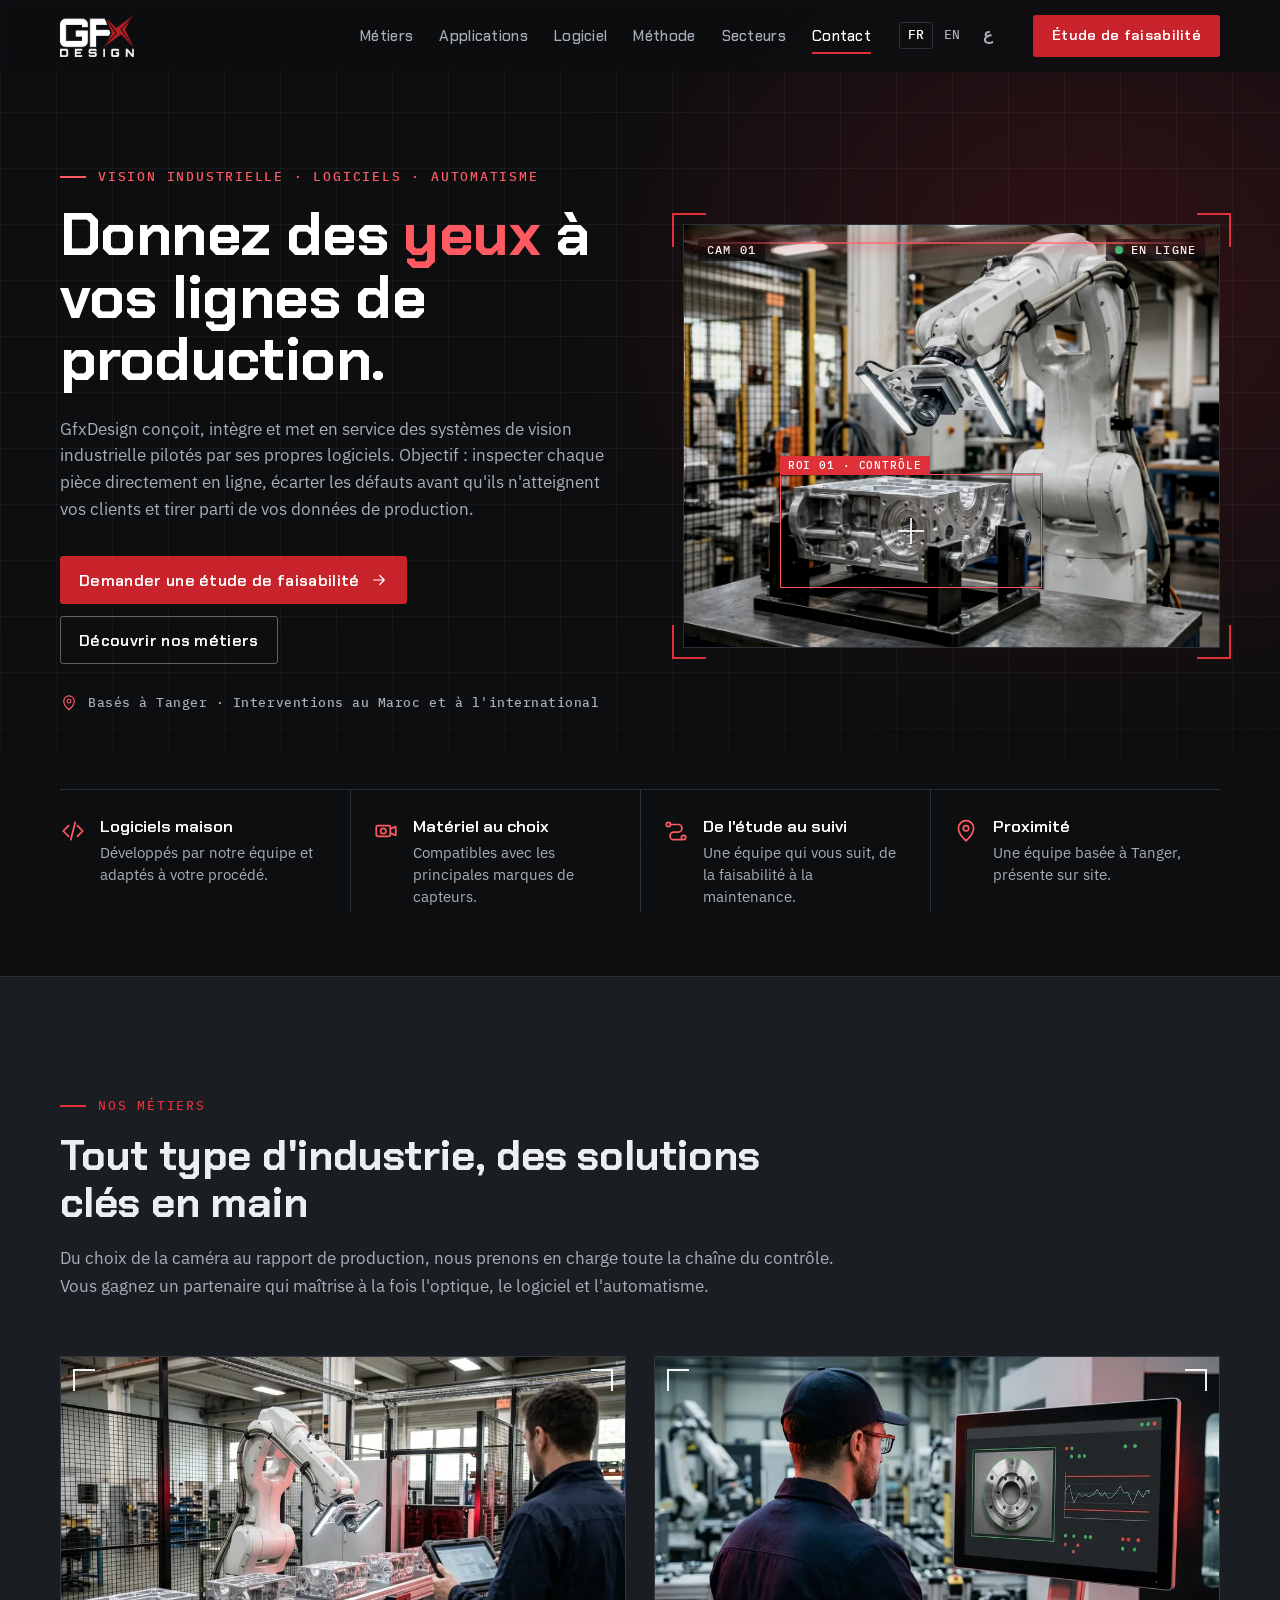
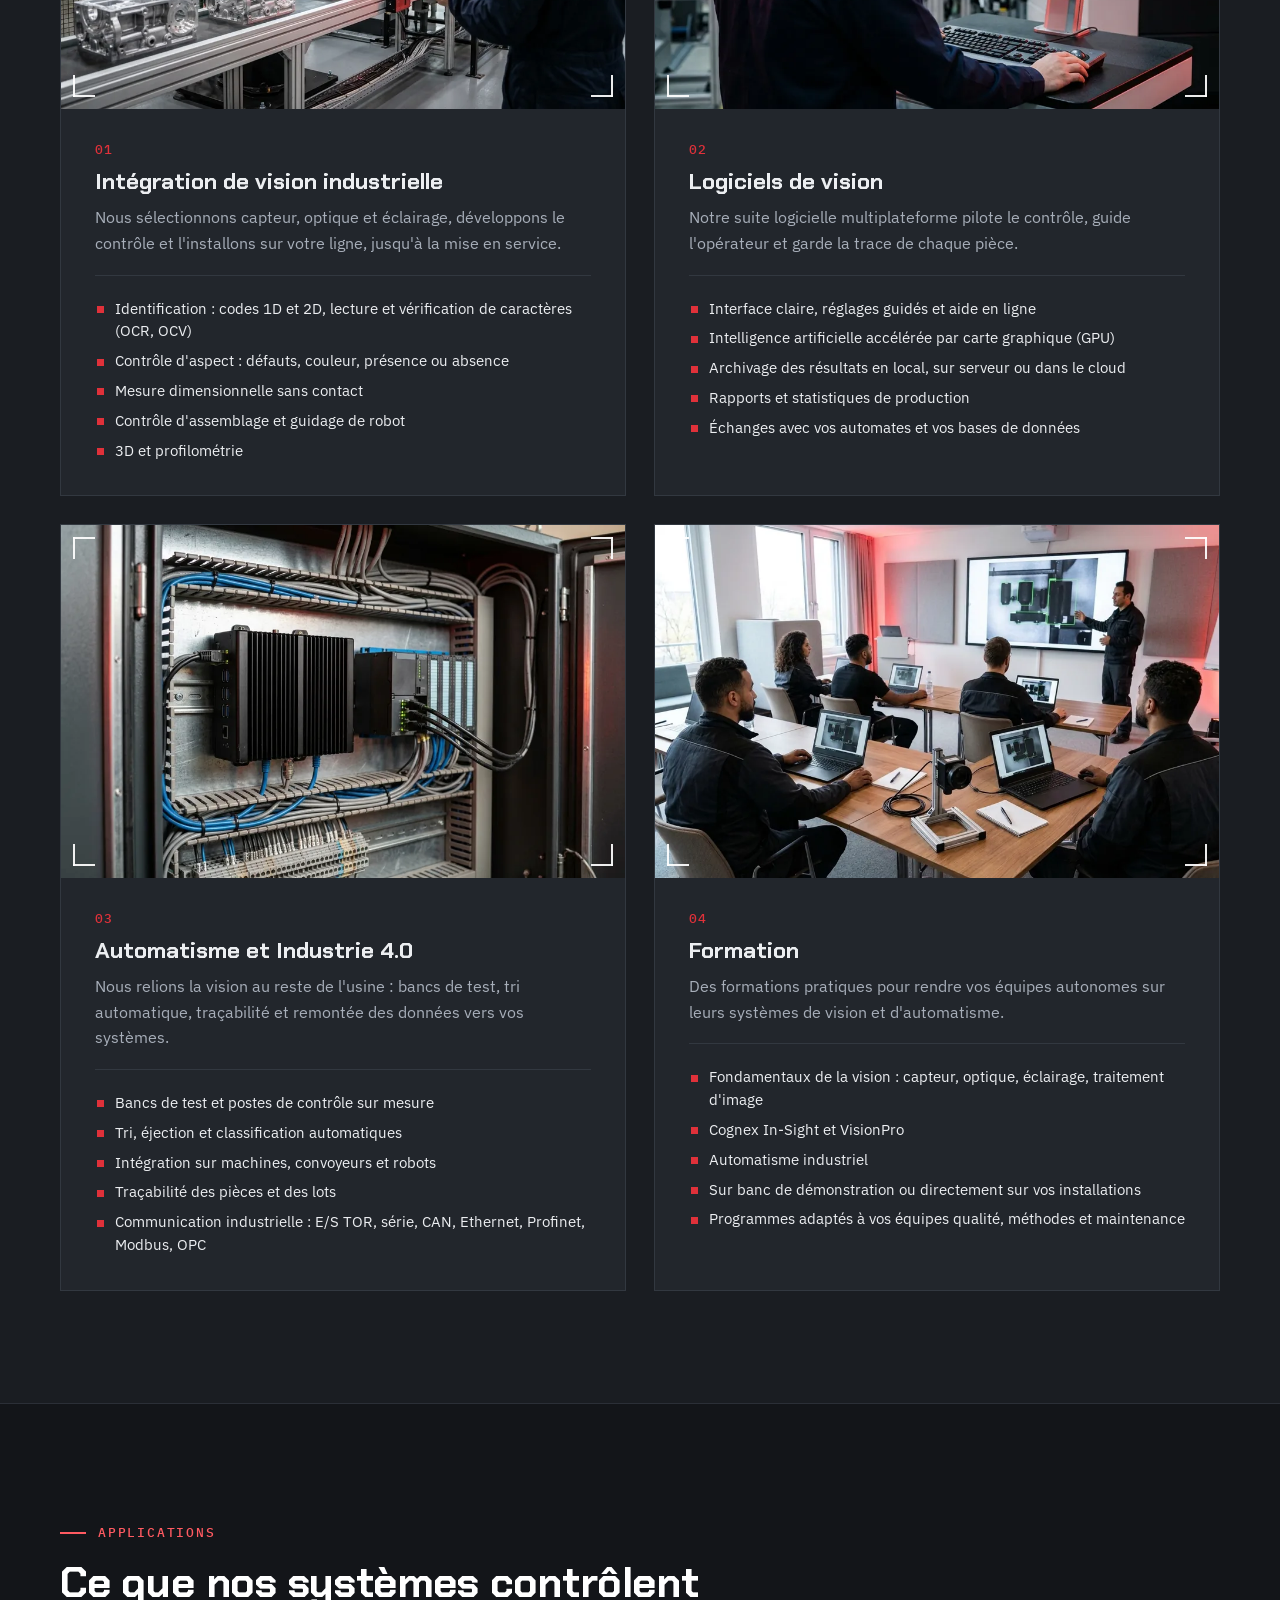
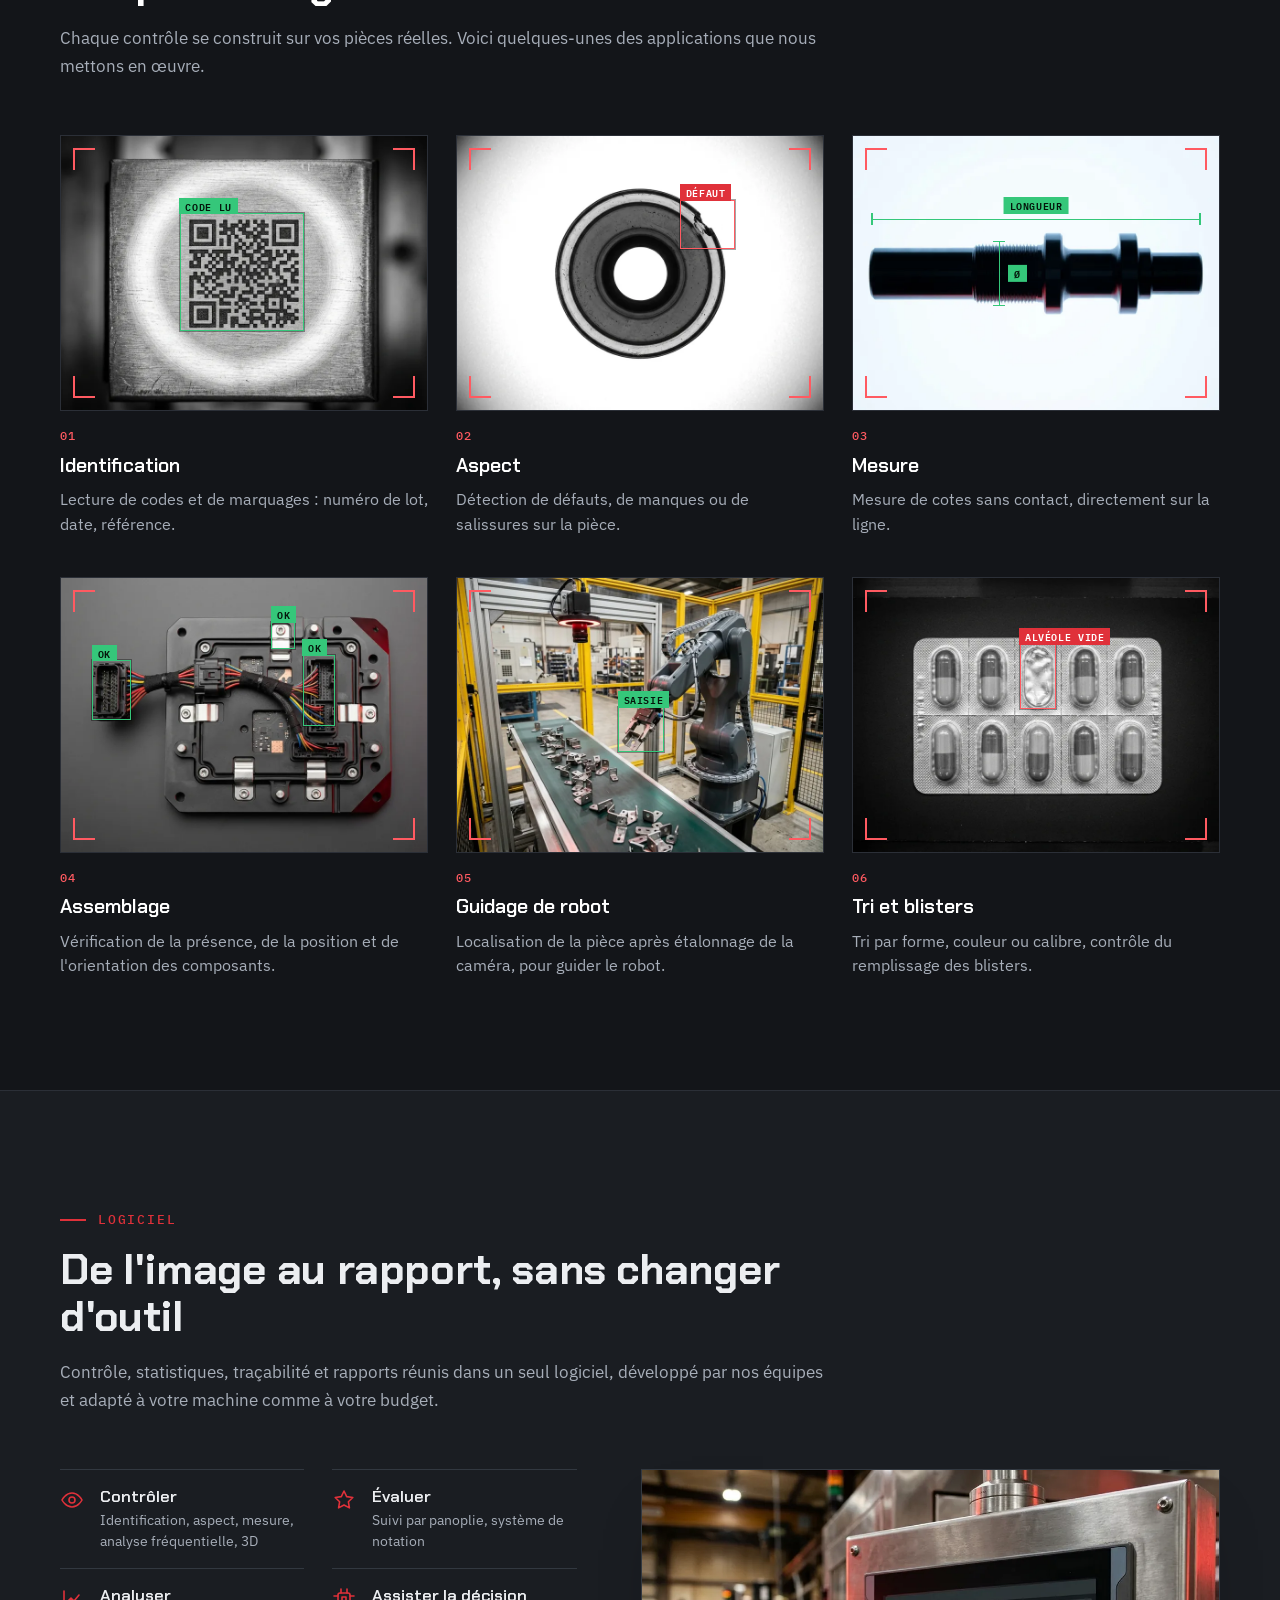
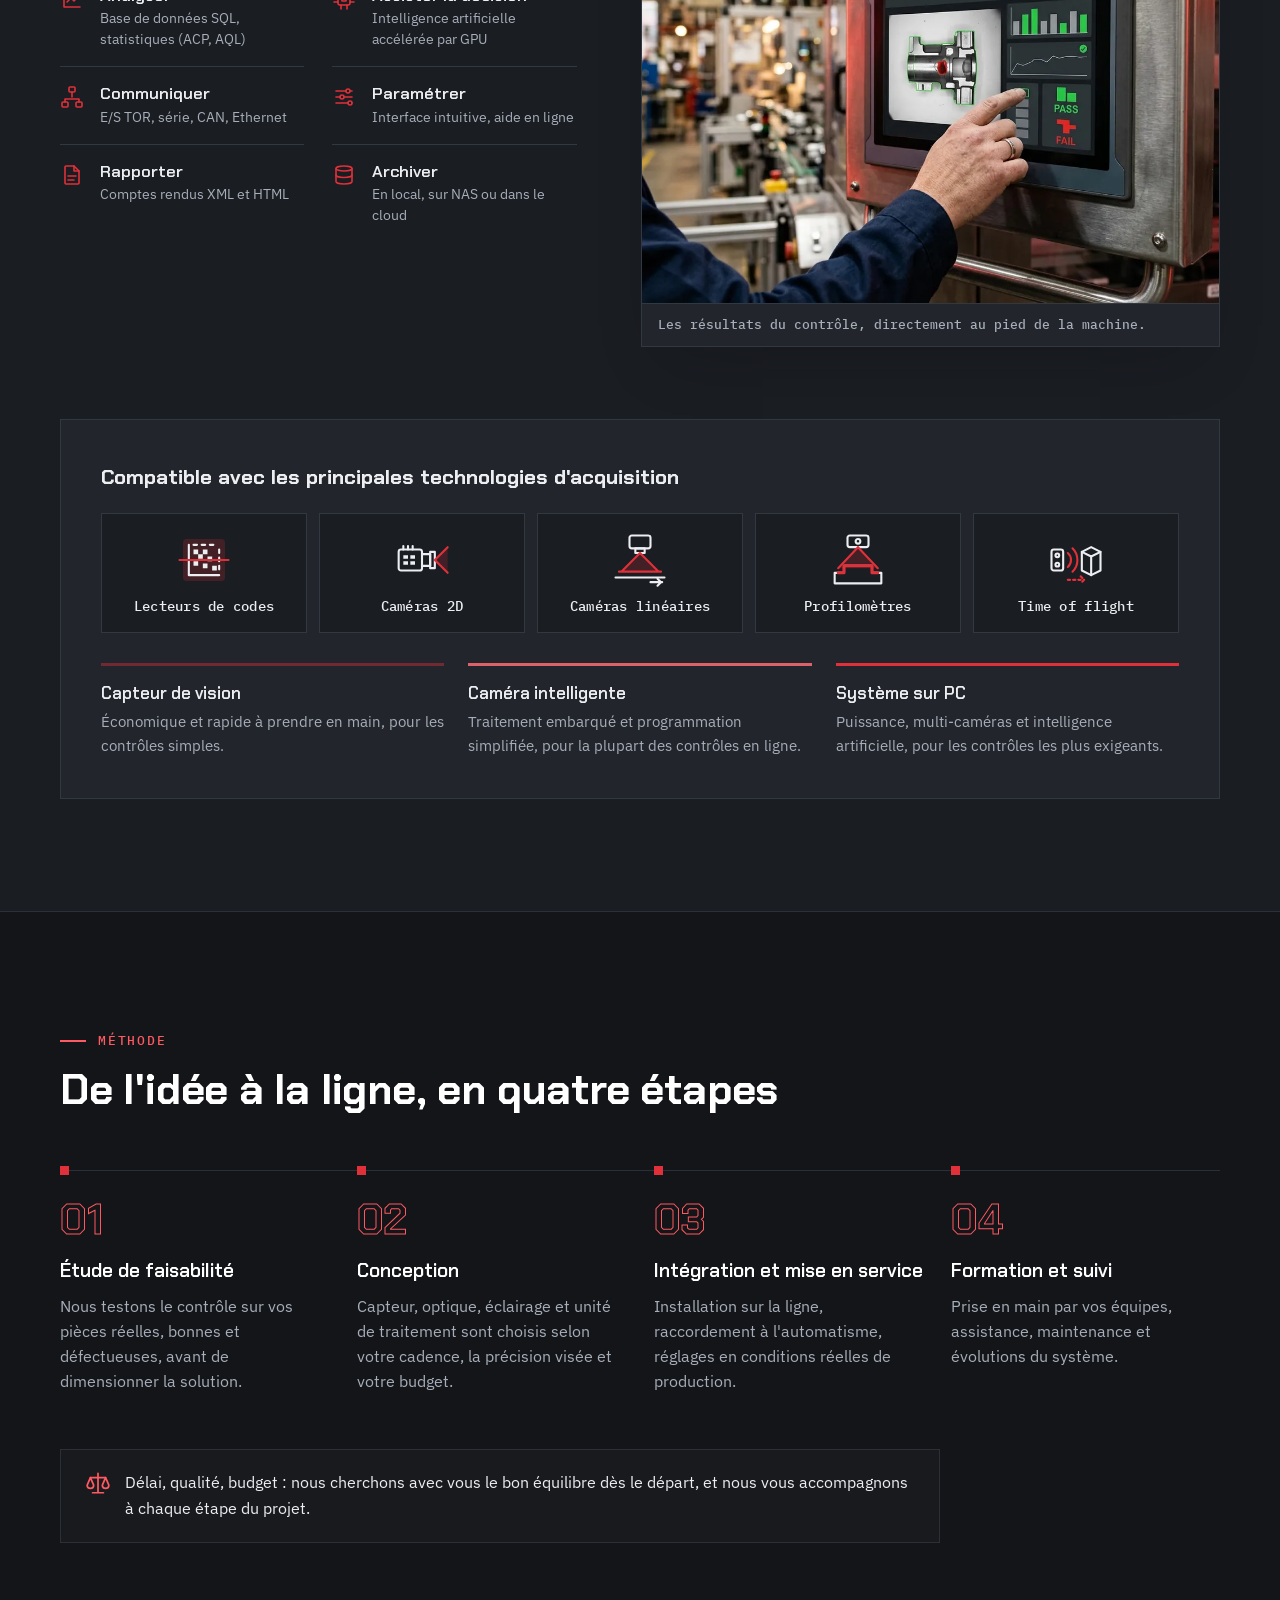
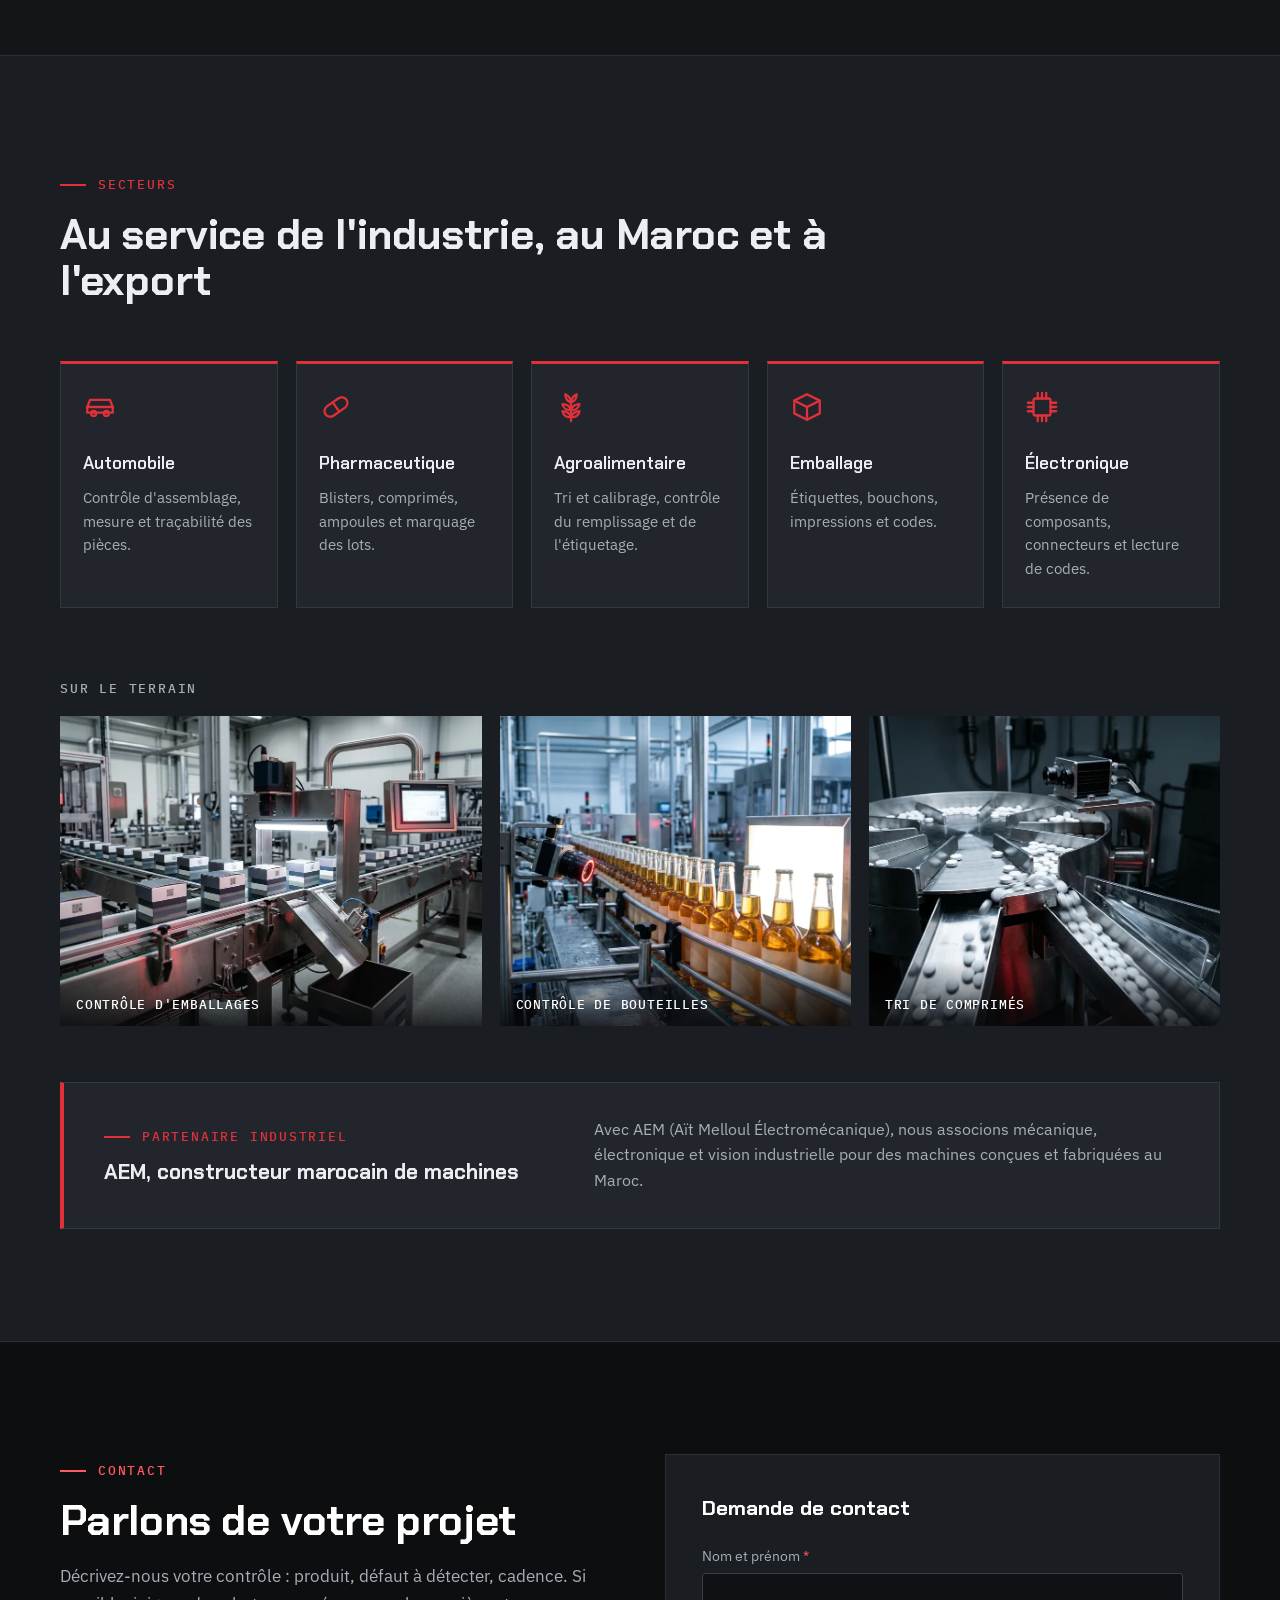
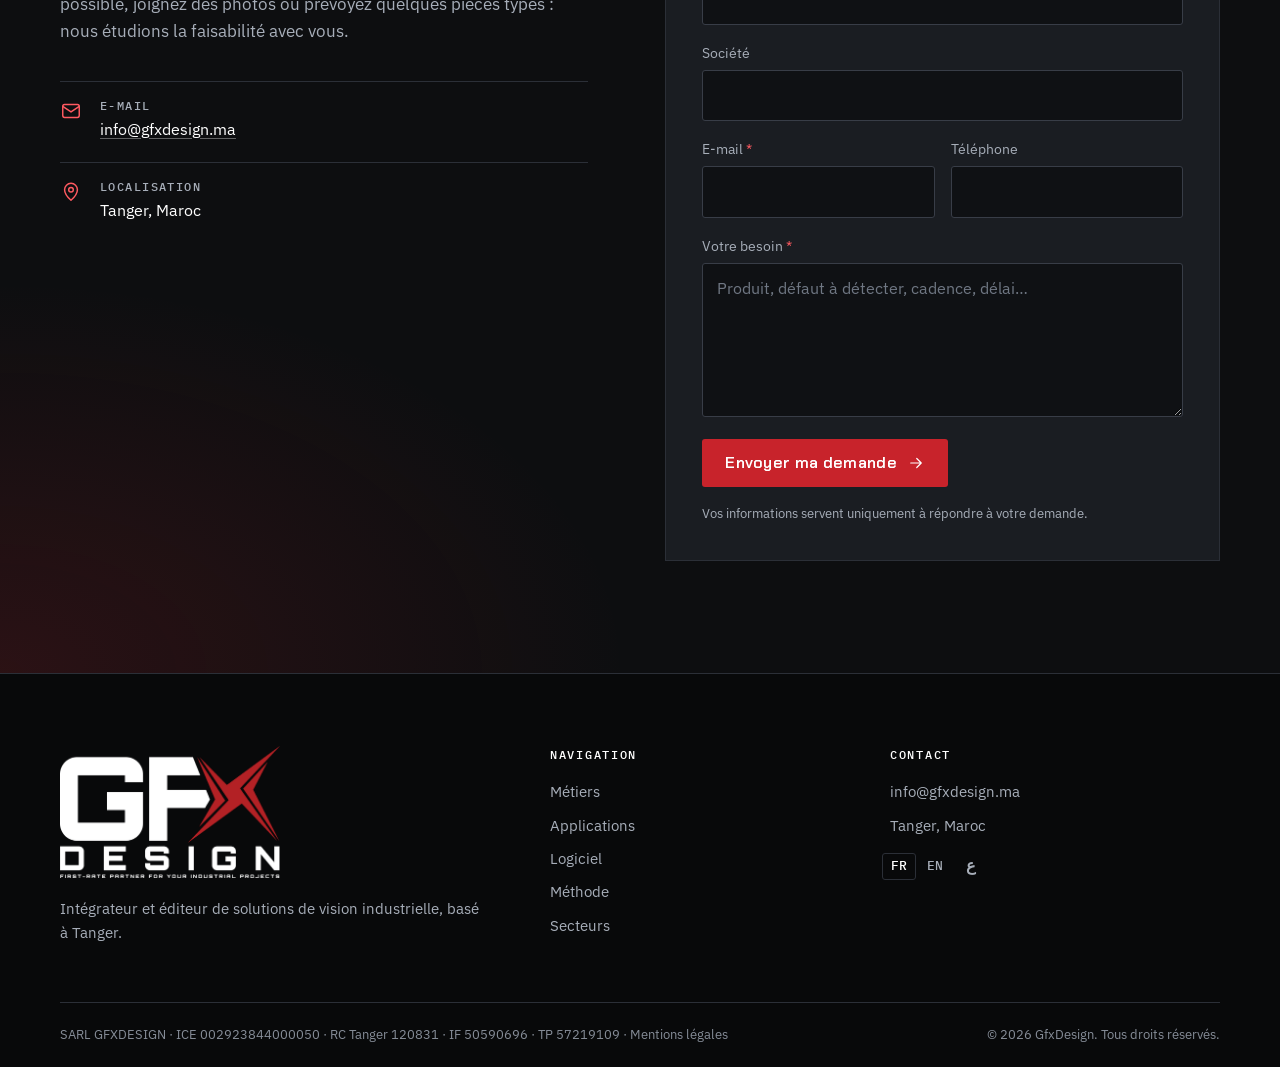
<file: index.html>
<!doctype html>
<html lang="fr" dir="ltr">
<head>
<meta charset="utf-8">
<meta name="viewport" content="width=device-width, initial-scale=1">
<title>GfxDesign | Vision industrielle, logiciels et automatisme à Tanger</title>
<meta name="description" content="Intégrateur et éditeur de solutions de vision industrielle à Tanger : contrôle qualité par caméra, logiciels maison, automatisme et formation, pour l&#x27;industrie au Maroc et à l&#x27;export.">
<link rel="canonical" href="https://gfxdesign.ma/">
<link rel="alternate" hreflang="fr" href="https://gfxdesign.ma/">
<link rel="alternate" hreflang="en" href="https://gfxdesign.ma/en/">
<link rel="alternate" hreflang="ar" href="https://gfxdesign.ma/ar/">
<link rel="alternate" hreflang="x-default" href="https://gfxdesign.ma/">
<meta name="theme-color" content="#0e0f11">
<meta property="og:type" content="website">
<meta property="og:site_name" content="GfxDesign">
<meta property="og:title" content="GfxDesign | Vision industrielle, logiciels et automatisme à Tanger">
<meta property="og:description" content="Intégrateur et éditeur de solutions de vision industrielle à Tanger : contrôle qualité par caméra, logiciels maison, automatisme et formation, pour l&#x27;industrie au Maroc et à l&#x27;export.">
<meta property="og:url" content="https://gfxdesign.ma/">
<meta property="og:image" content="https://gfxdesign.ma/assets/img/partage.jpg">
<meta property="og:image:width" content="1200">
<meta property="og:image:height" content="630">
<meta property="og:locale" content="fr_FR">
<meta name="twitter:card" content="summary_large_image">
<link rel="icon" href="/favicon.ico" sizes="32x32">
<link rel="icon" href="/assets/img/icone-512.png" type="image/png" sizes="512x512">
<link rel="apple-touch-icon" href="/apple-touch-icon.png">
<link rel="preconnect" href="https://fonts.googleapis.com">
<link rel="preconnect" href="https://fonts.gstatic.com" crossorigin>
<link rel="stylesheet" href="https://fonts.googleapis.com/css2?family=Chakra+Petch:wght@500;600;700&amp;family=IBM+Plex+Mono:wght@500&amp;family=IBM+Plex+Sans:wght@400;500;600&amp;display=swap">
<link rel="stylesheet" href="/assets/css/style.css?v=15">
<link rel="preload" as="image" href="/assets/img/accueil-camera.webp">
<script type="application/ld+json">{"@context": "https://schema.org", "@type": "Organization", "name": "GfxDesign", "legalName": "SARL GFXDESIGN", "url": "https://gfxdesign.ma/", "logo": "https://gfxdesign.ma/assets/img/icone-512.png", "image": "https://gfxdesign.ma/assets/img/partage.jpg", "description": "Intégrateur et éditeur de solutions de vision industrielle à Tanger : contrôle qualité par caméra, logiciels maison, automatisme et formation, pour l'industrie au Maroc et à l'export.", "slogan": "First-rate partner for your industrial projects", "email": "info@gfxdesign.ma", "address": {"@type": "PostalAddress", "addressLocality": "Tanger", "addressCountry": "MA"}, "areaServed": ["MA", "Africa", "Europe", "Middle East"], "knowsAbout": ["Machine vision", "Industrial automation", "Quality inspection", "Industry 4.0"]}</script>
</head>
<body>
<a class="saut" href="#contenu">Aller au contenu</a>

<header class="entete" data-entete>
  <div class="conteneur entete__barre">
    <a class="entete__logo" href="/" aria-label="GfxDesign">
      <img src="/assets/img/logo-blanc.png" alt="GfxDesign" width="140" height="79">
    </a>
    <nav class="nav" id="nav" aria-label="Navigation">
      <ul class="nav__liens">
        <li><a href="#metiers">Métiers</a></li>
        <li><a href="#applications">Applications</a></li>
        <li><a href="#logiciel">Logiciel</a></li>
        <li><a href="#methode">Méthode</a></li>
        <li><a href="#secteurs">Secteurs</a></li>
        <li><a href="#contact">Contact</a></li>
      </ul>
      <div class="nav__langues" role="group" aria-label="Langue"><a href="/" lang="fr" hreflang="fr" title="Français" aria-current="true">FR</a><a href="/en/" lang="en" hreflang="en" title="English">EN</a><a href="/ar/" lang="ar" hreflang="ar" title="العربية">ع</a></div>
      <a class="bouton bouton--rouge nav__cta" href="#contact">Étude de faisabilité</a>
    </nav>
    <button class="entete__menu" type="button" aria-controls="nav" aria-expanded="false"
            data-ouvrir="Ouvrir le menu" data-fermer="Fermer le menu" aria-label="Ouvrir le menu">
      <span></span><span></span><span></span>
    </button>
  </div>
</header>

<main id="contenu">

<!-- ACCUEIL -->
<section class="accueil" aria-labelledby="accueil-titre">
  <div class="accueil__trame" aria-hidden="true"></div>
  <div class="conteneur accueil__grille">
    <div class="accueil__texte">
      <p class="surtitre surtitre--clair">Vision industrielle · Logiciels · Automatisme</p>
      <h1 id="accueil-titre">Donnez des <em>yeux</em> à vos lignes de production.</h1>
      <p class="accueil__chapeau">GfxDesign conçoit, intègre et met en service des systèmes de vision industrielle pilotés par ses propres logiciels. Objectif : inspecter chaque pièce directement en ligne, écarter les défauts avant qu&#x27;ils n&#x27;atteignent vos clients et tirer parti de vos données de production.</p>
      <div class="accueil__actions">
        <a class="bouton bouton--rouge" href="#contact">Demander une étude de faisabilité <svg class="icone" viewBox="0 0 24 24" aria-hidden="true" focusable="false" fill="none" stroke="currentColor" stroke-width="1.6" stroke-linecap="round" stroke-linejoin="round"><path d="M5 12h14M13 6l6 6-6 6"/></svg></a>
        <a class="bouton bouton--contour" href="#metiers">Découvrir nos métiers</a>
      </div>
      <p class="accueil__lieu"><svg class="icone" viewBox="0 0 24 24" aria-hidden="true" focusable="false" fill="none" stroke="currentColor" stroke-width="1.6" stroke-linecap="round" stroke-linejoin="round"><path d="M12 21s-7-6.2-7-11.5A7 7 0 0 1 19 9.5C19 14.8 12 21 12 21z"/><circle cx="12" cy="9.5" r="2.5"/></svg> Basés à Tanger · Interventions au Maroc et à l&#x27;international</p>
    </div>
    <figure class="ecran-cam">
      <img src="/assets/img/accueil-camera.webp" alt="Bras robotisé équipé d&#x27;une caméra industrielle et de deux éclairages, au-dessus d&#x27;une pièce usinée" width="1200" height="947" fetchpriority="high">
      <div class="ecran-cam__hud" aria-hidden="true">
        <span class="hud hud--hg">CAM 01</span>
        <span class="hud hud--hd"><i class="point-direct"></i>En ligne</span>
        <span class="roi"><span class="roi__etiquette">ROI 01 · Contrôle</span></span>
        <span class="mire"></span>
        <span class="balayage"></span>
      </div>
    </figure>
  </div>
  <div class="conteneur">
    <ul class="atouts">
      <li><svg class="icone" viewBox="0 0 24 24" aria-hidden="true" focusable="false" fill="none" stroke="currentColor" stroke-width="1.6" stroke-linecap="round" stroke-linejoin="round"><path d="M8 7l-5 5 5 5M16 7l5 5-5 5M14 4l-4 16"/></svg><div><strong>Logiciels maison</strong><span>Développés par notre équipe et adaptés à votre procédé.</span></div></li>
      <li><svg class="icone" viewBox="0 0 24 24" aria-hidden="true" focusable="false" fill="none" stroke="currentColor" stroke-width="1.6" stroke-linecap="round" stroke-linejoin="round"><rect x="3" y="7" width="13" height="10" rx="1.5"/><path d="M16 10l5-2v8l-5-2"/><circle cx="9.5" cy="12" r="2.5"/></svg><div><strong>Matériel au choix</strong><span>Compatibles avec les principales marques de capteurs.</span></div></li>
      <li><svg class="icone" viewBox="0 0 24 24" aria-hidden="true" focusable="false" fill="none" stroke="currentColor" stroke-width="1.6" stroke-linecap="round" stroke-linejoin="round"><circle cx="5" cy="6" r="2"/><circle cx="19" cy="18" r="2"/><path d="M7 6h7a3.5 3.5 0 0 1 0 7h-4a3.5 3.5 0 0 0 0 7h7"/></svg><div><strong>De l&#x27;étude au suivi</strong><span>Une équipe qui vous suit, de la faisabilité à la maintenance.</span></div></li>
      <li><svg class="icone" viewBox="0 0 24 24" aria-hidden="true" focusable="false" fill="none" stroke="currentColor" stroke-width="1.6" stroke-linecap="round" stroke-linejoin="round"><path d="M12 21s-7-6.2-7-11.5A7 7 0 0 1 19 9.5C19 14.8 12 21 12 21z"/><circle cx="12" cy="9.5" r="2.5"/></svg><div><strong>Proximité</strong><span>Une équipe basée à Tanger, présente sur site.</span></div></li>
    </ul>
  </div>
</section>

<!-- MÉTIERS -->
<section class="section section--claire" id="metiers" aria-labelledby="metiers-titre">
  <div class="conteneur">
    <header class="section__tete">
      <p class="surtitre">Nos métiers</p>
      <h2 id="metiers-titre">Tout type d&#x27;industrie, des solutions clés en main</h2>
      <p class="section__intro">Du choix de la caméra au rapport de production, nous prenons en charge toute la chaîne du contrôle. Vous gagnez un partenaire qui maîtrise à la fois l&#x27;optique, le logiciel et l&#x27;automatisme.</p>
    </header>
    <div class="metiers">
      <article class="metier">
        <div class="metier__image viseur"><img src="/assets/img/robot-camera.webp" alt="Cellule robotisée de contrôle par vision ; un technicien vérifie les réglages sur tablette" width="960" height="600" loading="lazy"></div>
        <div class="metier__corps">
          <span class="metier__num">01</span>
          <h3>Intégration de vision industrielle</h3>
          <p>Nous sélectionnons capteur, optique et éclairage, développons le contrôle et l&#x27;installons sur votre ligne, jusqu&#x27;à la mise en service.</p>
          <ul class="puces"><li>Identification : codes 1D et 2D, lecture et vérification de caractères (OCR, OCV)</li><li>Contrôle d'aspect : défauts, couleur, présence ou absence</li><li>Mesure dimensionnelle sans contact</li><li>Contrôle d'assemblage et guidage de robot</li><li>3D et profilométrie</li></ul>
        </div>
      </article>
      <article class="metier">
        <div class="metier__image viseur"><img src="/assets/img/logiciel-suivi.webp" alt="Ingénieur qualité devant l&#x27;écran de suivi : image de la pièce contrôlée et courbe des mesures entre deux limites" width="960" height="600" loading="lazy"></div>
        <div class="metier__corps">
          <span class="metier__num">02</span>
          <h3>Logiciels de vision</h3>
          <p>Notre suite logicielle multiplateforme pilote le contrôle, guide l&#x27;opérateur et garde la trace de chaque pièce.</p>
          <ul class="puces"><li>Interface claire, réglages guidés et aide en ligne</li><li>Intelligence artificielle accélérée par carte graphique (GPU)</li><li>Archivage des résultats en local, sur serveur ou dans le cloud</li><li>Rapports et statistiques de production</li><li>Échanges avec vos automates et vos bases de données</li></ul>
        </div>
      </article>
      <article class="metier">
        <div class="metier__image viseur"><img src="/assets/img/armoire.webp" alt="Armoire de commande : PC industriel, automate et modules d&#x27;entrées-sorties" width="960" height="600" loading="lazy"></div>
        <div class="metier__corps">
          <span class="metier__num">03</span>
          <h3>Automatisme et Industrie 4.0</h3>
          <p>Nous relions la vision au reste de l&#x27;usine : bancs de test, tri automatique, traçabilité et remontée des données vers vos systèmes.</p>
          <ul class="puces"><li>Bancs de test et postes de contrôle sur mesure</li><li>Tri, éjection et classification automatiques</li><li>Intégration sur machines, convoyeurs et robots</li><li>Traçabilité des pièces et des lots</li><li>Communication industrielle : E/S TOR, série, CAN, Ethernet, Profinet, Modbus, OPC</li></ul>
        </div>
      </article>
      <article class="metier">
        <div class="metier__image viseur"><img src="/assets/img/formation.webp" alt="Salle de formation : un formateur commente une image caméra à l&#x27;écran, les stagiaires suivent sur leurs ordinateurs" width="960" height="600" loading="lazy"></div>
        <div class="metier__corps">
          <span class="metier__num">04</span>
          <h3>Formation</h3>
          <p>Des formations pratiques pour rendre vos équipes autonomes sur leurs systèmes de vision et d&#x27;automatisme.</p>
          <ul class="puces"><li>Fondamentaux de la vision : capteur, optique, éclairage, traitement d'image</li><li>Cognex In-Sight et VisionPro</li><li>Automatisme industriel</li><li>Sur banc de démonstration ou directement sur vos installations</li><li>Programmes adaptés à vos équipes qualité, méthodes et maintenance</li></ul>
        </div>
      </article>
    </div>
  </div>
</section>

<!-- APPLICATIONS -->
<section class="section section--sombre" id="applications" aria-labelledby="app-titre">
  <div class="conteneur">
    <header class="section__tete">
      <p class="surtitre surtitre--clair">Applications</p>
      <h2 id="app-titre">Ce que nos systèmes contrôlent</h2>
      <p class="section__intro">Chaque contrôle se construit sur vos pièces réelles. Voici quelques-unes des applications que nous mettons en œuvre.</p>
    </header>
    <ul class="apps">
      <li class="app"><figure class="viseur viseur--rouge"><img src="/assets/img/app-identification.webp" alt="Code 2D gravé sur une pièce en aluminium, sous éclairage annulaire" width="800" height="600" loading="lazy"><span class="reperes" aria-hidden="true"><span class="repere" style="left:32.5%;top:28%;width:34%;height:43%"><b>Code lu</b></span></span></figure>
        <span class="app__num">01</span><h3>Identification</h3><p>Lecture de codes et de marquages : numéro de lot, date, référence.</p></li>
      <li class="app"><figure class="viseur viseur--rouge"><img src="/assets/img/app-aspect.webp" alt="Joint vu en rétroéclairage, avec un éclat sur le bord extérieur" width="800" height="600" loading="lazy"><span class="reperes" aria-hidden="true"><span class="repere repere--ko" style="left:61%;top:23%;width:15%;height:18%"><b>Défaut</b></span></span></figure>
        <span class="app__num">02</span><h3>Aspect</h3><p>Détection de défauts, de manques ou de salissures sur la pièce.</p></li>
      <li class="app"><figure class="viseur viseur--rouge"><img src="/assets/img/app-mesure.webp" alt="Silhouette d&#x27;un arbre usiné et fileté, vue en contre-jour pour la mesure" width="800" height="600" loading="lazy"><span class="reperes" aria-hidden="true"><span class="cote" style="left:5%;top:30%;width:90%"><b>Longueur</b></span><span class="cote cote--v" style="left:40%;top:38%;height:24%"><b>Ø</b></span></span></figure>
        <span class="app__num">03</span><h3>Mesure</h3><p>Mesure de cotes sans contact, directement sur la ligne.</p></li>
      <li class="app"><figure class="viseur viseur--rouge"><img src="/assets/img/app-assemblage.webp" alt="Sous-ensemble électronique avec connecteurs, clips et faisceau, vu de dessus" width="800" height="600" loading="lazy"><span class="reperes" aria-hidden="true"><span class="repere" style="left:8.5%;top:30%;width:10.5%;height:22%"><b>OK</b></span><span class="repere" style="left:66%;top:28%;width:9%;height:26%"><b>OK</b></span><span class="repere" style="left:57.5%;top:16%;width:6.5%;height:10%"><b>OK</b></span></span></figure>
        <span class="app__num">04</span><h3>Assemblage</h3><p>Vérification de la présence, de la position et de l&#x27;orientation des composants.</p></li>
      <li class="app"><figure class="viseur viseur--rouge"><img src="/assets/img/app-etalonnage.webp" alt="Robot à pince prenant des pièces posées en vrac sur un convoyeur, repérées par une caméra fixe" width="800" height="600" loading="lazy"><span class="reperes" aria-hidden="true"><span class="repere" style="left:44%;top:47%;width:12.5%;height:16.5%"><b>Saisie</b></span></span></figure>
        <span class="app__num">05</span><h3>Guidage de robot</h3><p>Localisation de la pièce après étalonnage de la caméra, pour guider le robot.</p></li>
      <li class="app"><figure class="viseur viseur--rouge"><img src="/assets/img/app-blister.webp" alt="Vue caméra d&#x27;un blister de gélules, avec une alvéole vide" width="800" height="600" loading="lazy"><span class="reperes" aria-hidden="true"><span class="repere repere--ko" style="left:45.5%;top:24%;width:10%;height:24%"><b>Alvéole vide</b></span></span></figure>
        <span class="app__num">06</span><h3>Tri et blisters</h3><p>Tri par forme, couleur ou calibre, contrôle du remplissage des blisters.</p></li>
    </ul>
  </div>
</section>

<!-- LOGICIEL -->
<section class="section section--claire" id="logiciel" aria-labelledby="log-titre">
  <div class="conteneur">
    <header class="section__tete">
      <p class="surtitre">Logiciel</p>
      <h2 id="log-titre">De l&#x27;image au rapport, sans changer d&#x27;outil</h2>
      <p class="section__intro">Contrôle, statistiques, traçabilité et rapports réunis dans un seul logiciel, développé par nos équipes et adapté à votre machine comme à votre budget.</p>
    </header>
    <div class="logiciel">
      <ul class="fonctions">
        <li><svg class="icone" viewBox="0 0 24 24" aria-hidden="true" focusable="false" fill="none" stroke="currentColor" stroke-width="1.6" stroke-linecap="round" stroke-linejoin="round"><path d="M2 12s3.6-7 10-7 10 7 10 7-3.6 7-10 7S2 12 2 12z"/><circle cx="12" cy="12" r="3"/></svg><strong>Contrôler</strong><span>Identification, aspect, mesure, analyse fréquentielle, 3D</span></li>
        <li><svg class="icone" viewBox="0 0 24 24" aria-hidden="true" focusable="false" fill="none" stroke="currentColor" stroke-width="1.6" stroke-linecap="round" stroke-linejoin="round"><path d="M12 3l2.7 5.6 6.1.9-4.4 4.3 1 6.1L12 17l-5.4 2.9 1-6.1L3.2 9.5l6.1-.9z"/></svg><strong>Évaluer</strong><span>Suivi par panoplie, système de notation</span></li>
        <li><svg class="icone" viewBox="0 0 24 24" aria-hidden="true" focusable="false" fill="none" stroke="currentColor" stroke-width="1.6" stroke-linecap="round" stroke-linejoin="round"><path d="M4 20V4M4 20h16"/><path d="M7 15l4-4 3 3 5-6"/></svg><strong>Analyser</strong><span>Base de données SQL, statistiques (ACP, AQL)</span></li>
        <li><svg class="icone" viewBox="0 0 24 24" aria-hidden="true" focusable="false" fill="none" stroke="currentColor" stroke-width="1.6" stroke-linecap="round" stroke-linejoin="round"><rect x="6" y="6" width="12" height="12" rx="2"/><path d="M9 2v4M15 2v4M9 18v4M15 18v4M2 9h4M2 15h4M18 9h4M18 15h4"/><path d="M10 10h4v4h-4z"/></svg><strong>Assister la décision</strong><span>Intelligence artificielle accélérée par GPU</span></li>
        <li><svg class="icone" viewBox="0 0 24 24" aria-hidden="true" focusable="false" fill="none" stroke="currentColor" stroke-width="1.6" stroke-linecap="round" stroke-linejoin="round"><rect x="9" y="2" width="6" height="5" rx="1"/><rect x="2" y="17" width="6" height="5" rx="1"/><rect x="16" y="17" width="6" height="5" rx="1"/><path d="M12 7v5M5 17v-3h14v3"/></svg><strong>Communiquer</strong><span>E/S TOR, série, CAN, Ethernet</span></li>
        <li><svg class="icone" viewBox="0 0 24 24" aria-hidden="true" focusable="false" fill="none" stroke="currentColor" stroke-width="1.6" stroke-linecap="round" stroke-linejoin="round"><path d="M4 6h10M18 6h2M4 12h4M12 12h8M4 18h12M20 18h0"/><circle cx="16" cy="6" r="2"/><circle cx="10" cy="12" r="2"/><circle cx="18" cy="18" r="2"/></svg><strong>Paramétrer</strong><span>Interface intuitive, aide en ligne</span></li>
        <li><svg class="icone" viewBox="0 0 24 24" aria-hidden="true" focusable="false" fill="none" stroke="currentColor" stroke-width="1.6" stroke-linecap="round" stroke-linejoin="round"><path d="M14 3H6a1 1 0 0 0-1 1v16a1 1 0 0 0 1 1h12a1 1 0 0 0 1-1V8z"/><path d="M14 3v5h5M8 13h8M8 17h6"/></svg><strong>Rapporter</strong><span>Comptes rendus XML et HTML</span></li>
        <li><svg class="icone" viewBox="0 0 24 24" aria-hidden="true" focusable="false" fill="none" stroke="currentColor" stroke-width="1.6" stroke-linecap="round" stroke-linejoin="round"><ellipse cx="12" cy="5.5" rx="8" ry="2.5"/><path d="M4 5.5v13c0 1.4 3.6 2.5 8 2.5s8-1.1 8-2.5v-13"/><path d="M4 12c0 1.4 3.6 2.5 8 2.5s8-1.1 8-2.5"/></svg><strong>Archiver</strong><span>En local, sur NAS ou dans le cloud</span></li>
      </ul>
      <figure class="fenetre">
        <img src="/assets/img/logiciel-ecran.webp" alt="Opérateur touchant l&#x27;écran d&#x27;un poste de vision : image caméra avec un défaut repéré, statistiques et compteurs bon ou mauvais" width="1024" height="768" loading="lazy">
        <figcaption>Les résultats du contrôle, directement au pied de la machine.</figcaption>
      </figure>
    </div>
    <div class="materiel">
      <h3>Compatible avec les principales technologies d&#x27;acquisition</h3>
      <ul class="technos"><li><svg class="picto" viewBox="0 0 48 48" aria-hidden="true" focusable="false" fill="none" stroke="currentColor" stroke-width="1.8" stroke-linecap="round" stroke-linejoin="round"><rect class="t-rf" x="6" y="6" width="36" height="36" rx="3" stroke="none"/><path d="M11 11v26h26"/><path d="M15 11h3M22 11h3M29 11h3M37 15v3M37 22v3M37 29v3"/><path class="t-f" stroke="none" d="M15 15h4v4h-4zM23 15h4v4h-4zM19 19h4v4h-4zM27 21h4v4h-4zM15 25h4v4h-4zM23 27h4v4h-4zM31 29h4v4h-4z"/><path class="t-r" d="M3 24h42"/></svg><span>Lecteurs de codes</span></li><li><svg class="picto" viewBox="0 0 48 48" aria-hidden="true" focusable="false" fill="none" stroke="currentColor" stroke-width="1.8" stroke-linecap="round" stroke-linejoin="round"><rect x="4" y="15" width="20" height="18" rx="2"/><path d="M24 19h7v10h-7"/><path d="M31 17h4v14h-4z"/><path d="M8 15v-3M12 15v-3M16 15v-3"/><path class="t-rf" stroke="none" d="M35 24L46 13v22z"/><path class="t-r" d="M35 24L46 13M35 24l11 11"/><path class="t-f" stroke="none" d="M8 20h4v3H8zM14 20h4v3h-4zM8 25h4v3H8zM14 25h4v3h-4z"/></svg><span>Caméras 2D</span></li><li><svg class="picto" viewBox="0 0 48 48" aria-hidden="true" focusable="false" fill="none" stroke="currentColor" stroke-width="1.8" stroke-linecap="round" stroke-linejoin="round"><rect x="15" y="3" width="18" height="11" rx="2"/><path d="M20 14h8v4h-8z"/><path class="t-rf" stroke="none" d="M24 18L8 34h32z"/><path class="t-r" d="M24 18L8 34M24 18l16 16M6 34h36"/><path d="M3 39h42"/><path d="M33 43h10M39 40l3 3-3 3"/></svg><span>Caméras linéaires</span></li><li><svg class="picto" viewBox="0 0 48 48" aria-hidden="true" focusable="false" fill="none" stroke="currentColor" stroke-width="1.8" stroke-linecap="round" stroke-linejoin="round"><rect x="15" y="3" width="18" height="10" rx="2"/><circle cx="24" cy="8" r="2"/><path class="t-rf" stroke="none" d="M24 13L7 31h34z"/><path class="t-r" d="M24 13L7 31M24 13l17 18"/><path d="M4 44V35h8v-6h24v6h8v9z"/><path class="t-r" d="M7 35h5v-6h24v6h5" stroke-width="2.6"/></svg><span>Profilomètres</span></li><li><svg class="picto" viewBox="0 0 48 48" aria-hidden="true" focusable="false" fill="none" stroke="currentColor" stroke-width="1.8" stroke-linecap="round" stroke-linejoin="round"><rect x="3" y="15" width="10" height="18" rx="2"/><circle cx="8" cy="20" r="1.6"/><circle cx="8" cy="28" r="1.6"/><path class="t-r" d="M17 18a8 8 0 0 1 0 12M21 14a14 14 0 0 1 0 20"/><path d="M29 17l8-4 8 4v16l-8 4-8-4z"/><path d="M29 17l8 4 8-4M37 21v16"/><path class="t-r" d="M17 41h14M28 38l3 3-3 3" stroke-dasharray="2 2.5"/></svg><span>Time of flight</span></li></ul>
      <ol class="gammes">
        <li><strong>Capteur de vision</strong><span>Économique et rapide à prendre en main, pour les contrôles simples.</span></li>
        <li><strong>Caméra intelligente</strong><span>Traitement embarqué et programmation simplifiée, pour la plupart des contrôles en ligne.</span></li>
        <li><strong>Système sur PC</strong><span>Puissance, multi-caméras et intelligence artificielle, pour les contrôles les plus exigeants.</span></li>
      </ol>
    </div>
  </div>
</section>

<!-- MÉTHODE -->
<section class="section section--sombre" id="methode" aria-labelledby="meth-titre">
  <div class="conteneur">
    <header class="section__tete">
      <p class="surtitre surtitre--clair">Méthode</p>
      <h2 id="meth-titre">De l&#x27;idée à la ligne, en quatre étapes</h2>
    </header>
    <ol class="etapes">
      <li><span class="etape__num">01</span><h3>Étude de faisabilité</h3><p>Nous testons le contrôle sur vos pièces réelles, bonnes et défectueuses, avant de dimensionner la solution.</p></li>
      <li><span class="etape__num">02</span><h3>Conception</h3><p>Capteur, optique, éclairage et unité de traitement sont choisis selon votre cadence, la précision visée et votre budget.</p></li>
      <li><span class="etape__num">03</span><h3>Intégration et mise en service</h3><p>Installation sur la ligne, raccordement à l&#x27;automatisme, réglages en conditions réelles de production.</p></li>
      <li><span class="etape__num">04</span><h3>Formation et suivi</h3><p>Prise en main par vos équipes, assistance, maintenance et évolutions du système.</p></li>
    </ol>
    <p class="etapes__note"><svg class="icone" viewBox="0 0 24 24" aria-hidden="true" focusable="false" fill="none" stroke="currentColor" stroke-width="1.6" stroke-linecap="round" stroke-linejoin="round"><path d="M12 3v18M7 21h10M5 7h14"/><path d="M5 7l-3 7a3 3 0 0 0 6 0zM19 7l-3 7a3 3 0 0 0 6 0z"/></svg> Délai, qualité, budget : nous cherchons avec vous le bon équilibre dès le départ, et nous vous accompagnons à chaque étape du projet.</p>
  </div>
</section>

<!-- SECTEURS -->
<section class="section section--claire" id="secteurs" aria-labelledby="sect-titre">
  <div class="conteneur">
    <header class="section__tete">
      <p class="surtitre">Secteurs</p>
      <h2 id="sect-titre">Au service de l&#x27;industrie, au Maroc et à l&#x27;export</h2>
    </header>
    <ul class="secteurs">
      <li><svg class="icone" viewBox="0 0 24 24" aria-hidden="true" focusable="false" fill="none" stroke="currentColor" stroke-width="1.6" stroke-linecap="round" stroke-linejoin="round"><path d="M3 16v-4l2-5h14l2 5v4z"/><path d="M3 12h18"/><circle cx="7.5" cy="16.5" r="1.8"/><circle cx="16.5" cy="16.5" r="1.8"/></svg><h3>Automobile</h3><p>Contrôle d&#x27;assemblage, mesure et traçabilité des pièces.</p></li>
      <li><svg class="icone" viewBox="0 0 24 24" aria-hidden="true" focusable="false" fill="none" stroke="currentColor" stroke-width="1.6" stroke-linecap="round" stroke-linejoin="round"><rect x="3" y="8" width="18" height="8" rx="4" transform="rotate(-35 12 12)"/><path d="M9.7 8.7l4.6 6.6"/></svg><h3>Pharmaceutique</h3><p>Blisters, comprimés, ampoules et marquage des lots.</p></li>
      <li><svg class="icone" viewBox="0 0 24 24" aria-hidden="true" focusable="false" fill="none" stroke="currentColor" stroke-width="1.6" stroke-linecap="round" stroke-linejoin="round"><path d="M12 22V9"/><path d="M12 9c0-3 2-5 4-6 0 3-1.5 5-4 6zM12 9c0-3-2-5-4-6 0 3 1.5 5 4 6zM12 14c1-2.5 3-4 6-4-.5 3-3 4.5-6 4zM12 14c-1-2.5-3-4-6-4 .5 3 3 4.5 6 4zM12 19c1-2.5 3-4 6-4-.5 3-3 4.5-6 4zM12 19c-1-2.5-3-4-6-4 .5 3 3 4.5 6 4z"/></svg><h3>Agroalimentaire</h3><p>Tri et calibrage, contrôle du remplissage et de l&#x27;étiquetage.</p></li>
      <li><svg class="icone" viewBox="0 0 24 24" aria-hidden="true" focusable="false" fill="none" stroke="currentColor" stroke-width="1.6" stroke-linecap="round" stroke-linejoin="round"><path d="M3 7.5L12 3l9 4.5v9L12 21l-9-4.5z"/><path d="M3 7.5l9 4.5 9-4.5M12 12v9"/></svg><h3>Emballage</h3><p>Étiquettes, bouchons, impressions et codes.</p></li>
      <li><svg class="icone" viewBox="0 0 24 24" aria-hidden="true" focusable="false" fill="none" stroke="currentColor" stroke-width="1.6" stroke-linecap="round" stroke-linejoin="round"><rect x="6" y="6" width="12" height="12" rx="1.5"/><path d="M9 2v4M12 2v4M15 2v4M9 18v4M12 18v4M15 18v4M2 9h4M2 12h4M2 15h4M18 9h4M18 12h4M18 15h4"/></svg><h3>Électronique</h3><p>Présence de composants, connecteurs et lecture de codes.</p></li>
    </ul>
    <h3 class="terrain__titre">Sur le terrain</h3>
    <div class="terrain">
      <figure><img src="/assets/img/emballage.webp" alt="Ligne d&#x27;emballage : étuis imprimés sous un poste de vision qui contrôle impressions et codes" width="900" height="675" loading="lazy"><figcaption>Contrôle d&#x27;emballages</figcaption></figure>
      <figure><img src="/assets/img/bouteilles.webp" alt="Bouteilles en verre sur convoyeur, entre une caméra et un panneau rétroéclairé, pour contrôler niveau et bouchons" width="900" height="675" loading="lazy"><figcaption>Contrôle de bouteilles</figcaption></figure>
      <figure><img src="/assets/img/tri-comprimes.webp" alt="Distributeur rotatif de comprimés vers les goulottes de tri, sous une caméra" width="900" height="675" loading="lazy"><figcaption>Tri de comprimés</figcaption></figure>
    </div>
    <aside class="partenaire">
      <div>
        <p class="surtitre">Partenaire industriel</p>
        <h3>AEM, constructeur marocain de machines</h3>
      </div>
      <p class="partenaire__texte">Avec AEM (Aït Melloul Électromécanique), nous associons mécanique, électronique et vision industrielle pour des machines conçues et fabriquées au Maroc.</p>
    </aside>
  </div>
</section>

<!-- CONTACT -->
<section class="section section--contact" id="contact" aria-labelledby="contact-titre">
  <div class="conteneur contact">
    <div class="contact__infos">
      <p class="surtitre surtitre--clair">Contact</p>
      <h2 id="contact-titre">Parlons de votre projet</h2>
      <p class="section__intro">Décrivez-nous votre contrôle : produit, défaut à détecter, cadence. Si possible, joignez des photos ou prévoyez quelques pièces types : nous étudions la faisabilité avec vous.</p>
      <dl class="coordonnees">
        <div><svg class="icone" viewBox="0 0 24 24" aria-hidden="true" focusable="false" fill="none" stroke="currentColor" stroke-width="1.6" stroke-linecap="round" stroke-linejoin="round"><rect x="3" y="5" width="18" height="14" rx="2"/><path d="M3 7l9 6 9-6"/></svg><dt>E-mail</dt><dd><a href="mailto:info@gfxdesign.ma">info@gfxdesign.ma</a></dd></div>
        <div><svg class="icone" viewBox="0 0 24 24" aria-hidden="true" focusable="false" fill="none" stroke="currentColor" stroke-width="1.6" stroke-linecap="round" stroke-linejoin="round"><path d="M12 21s-7-6.2-7-11.5A7 7 0 0 1 19 9.5C19 14.8 12 21 12 21z"/><circle cx="12" cy="9.5" r="2.5"/></svg><dt>Localisation</dt><dd>Tanger, Maroc</dd></div>
      </dl>
    </div>
    <form class="formulaire" data-formulaire data-adresse="" data-langue="fr" novalidate
          data-msg-ok="Merci, votre demande est bien envoyée. Nous revenons vers vous rapidement." data-msg-erreur="L&#x27;envoi n&#x27;a pas abouti. Écrivez-nous à info@gfxdesign.ma." data-msg-champs="Merci de remplir les champs obligatoires avec une adresse e-mail valide."
          data-msg-envoi="Envoi en cours…" data-sujet="Demande de contact depuis gfxdesign.ma">
      <h3>Demande de contact</h3>
      <div class="champ"><label for="f-nom">Nom et prénom <abbr title="obligatoire">*</abbr></label>
        <input id="f-nom" name="nom" autocomplete="name" required maxlength="120"></div>
      <div class="champ"><label for="f-societe">Société</label>
        <input id="f-societe" name="societe" autocomplete="organization" maxlength="120"></div>
      <div class="champ champ--demi"><label for="f-email">E-mail <abbr title="obligatoire">*</abbr></label>
        <input id="f-email" name="email" type="email" autocomplete="email" required maxlength="160" dir="ltr"></div>
      <div class="champ champ--demi"><label for="f-tel">Téléphone</label>
        <input id="f-tel" name="tel" type="tel" autocomplete="tel" maxlength="40" dir="ltr"></div>
      <div class="champ"><label for="f-message">Votre besoin <abbr title="obligatoire">*</abbr></label>
        <textarea id="f-message" name="message" rows="5" required maxlength="4000" placeholder="Produit, défaut à détecter, cadence, délai…"></textarea></div>
      <div class="champ-piege" aria-hidden="true"><label for="f-site">Site</label><input id="f-site" name="site" tabindex="-1" autocomplete="off"></div>
      <button class="bouton bouton--rouge" type="submit">Envoyer ma demande <svg class="icone" viewBox="0 0 24 24" aria-hidden="true" focusable="false" fill="none" stroke="currentColor" stroke-width="1.6" stroke-linecap="round" stroke-linejoin="round"><path d="M5 12h14M13 6l6 6-6 6"/></svg></button>
      <p class="formulaire__note">Vos informations servent uniquement à répondre à votre demande.</p>
      <p class="formulaire__retour" role="status" aria-live="polite"></p>
    </form>
  </div>
</section>

</main>

<footer class="pied">
  <div class="conteneur pied__grille">
    <div class="pied__marque">
      <img src="/assets/img/logo-blanc-devise.png" alt="GfxDesign — First-rate partner for your industrial projects" width="260" height="155" loading="lazy">
      <p>Intégrateur et éditeur de solutions de vision industrielle, basé à Tanger.</p>
    </div>
    <nav aria-label="Navigation">
      <h2>Navigation</h2>
      <ul>
        <li><a href="#metiers">Métiers</a></li>
        <li><a href="#applications">Applications</a></li>
        <li><a href="#logiciel">Logiciel</a></li>
        <li><a href="#methode">Méthode</a></li>
        <li><a href="#secteurs">Secteurs</a></li>
      </ul>
    </nav>
    <div>
      <h2>Contact</h2>
      <ul>
        <li><a href="mailto:info@gfxdesign.ma">info@gfxdesign.ma</a></li>
        <li>Tanger, Maroc</li>
      </ul>
      <div class="pied__langues"><a href="/" lang="fr" hreflang="fr" title="Français" aria-current="true">FR</a><a href="/en/" lang="en" hreflang="en" title="English">EN</a><a href="/ar/" lang="ar" hreflang="ar" title="العربية">ع</a></div>
    </div>
  </div>
  <div class="conteneur">
    <div class="pied__bas">
      <p>SARL GFXDESIGN · ICE 002923844000050 · RC Tanger 120831 · IF 50590696 · TP 57219109 · <a href="/mentions-legales/">Mentions légales</a></p>
      <p>© 2026 GfxDesign. Tous droits réservés.</p>
    </div>
  </div>
</footer>

<script src="/assets/js/site.js?v=15" defer></script>
</body>
</html>
</file>
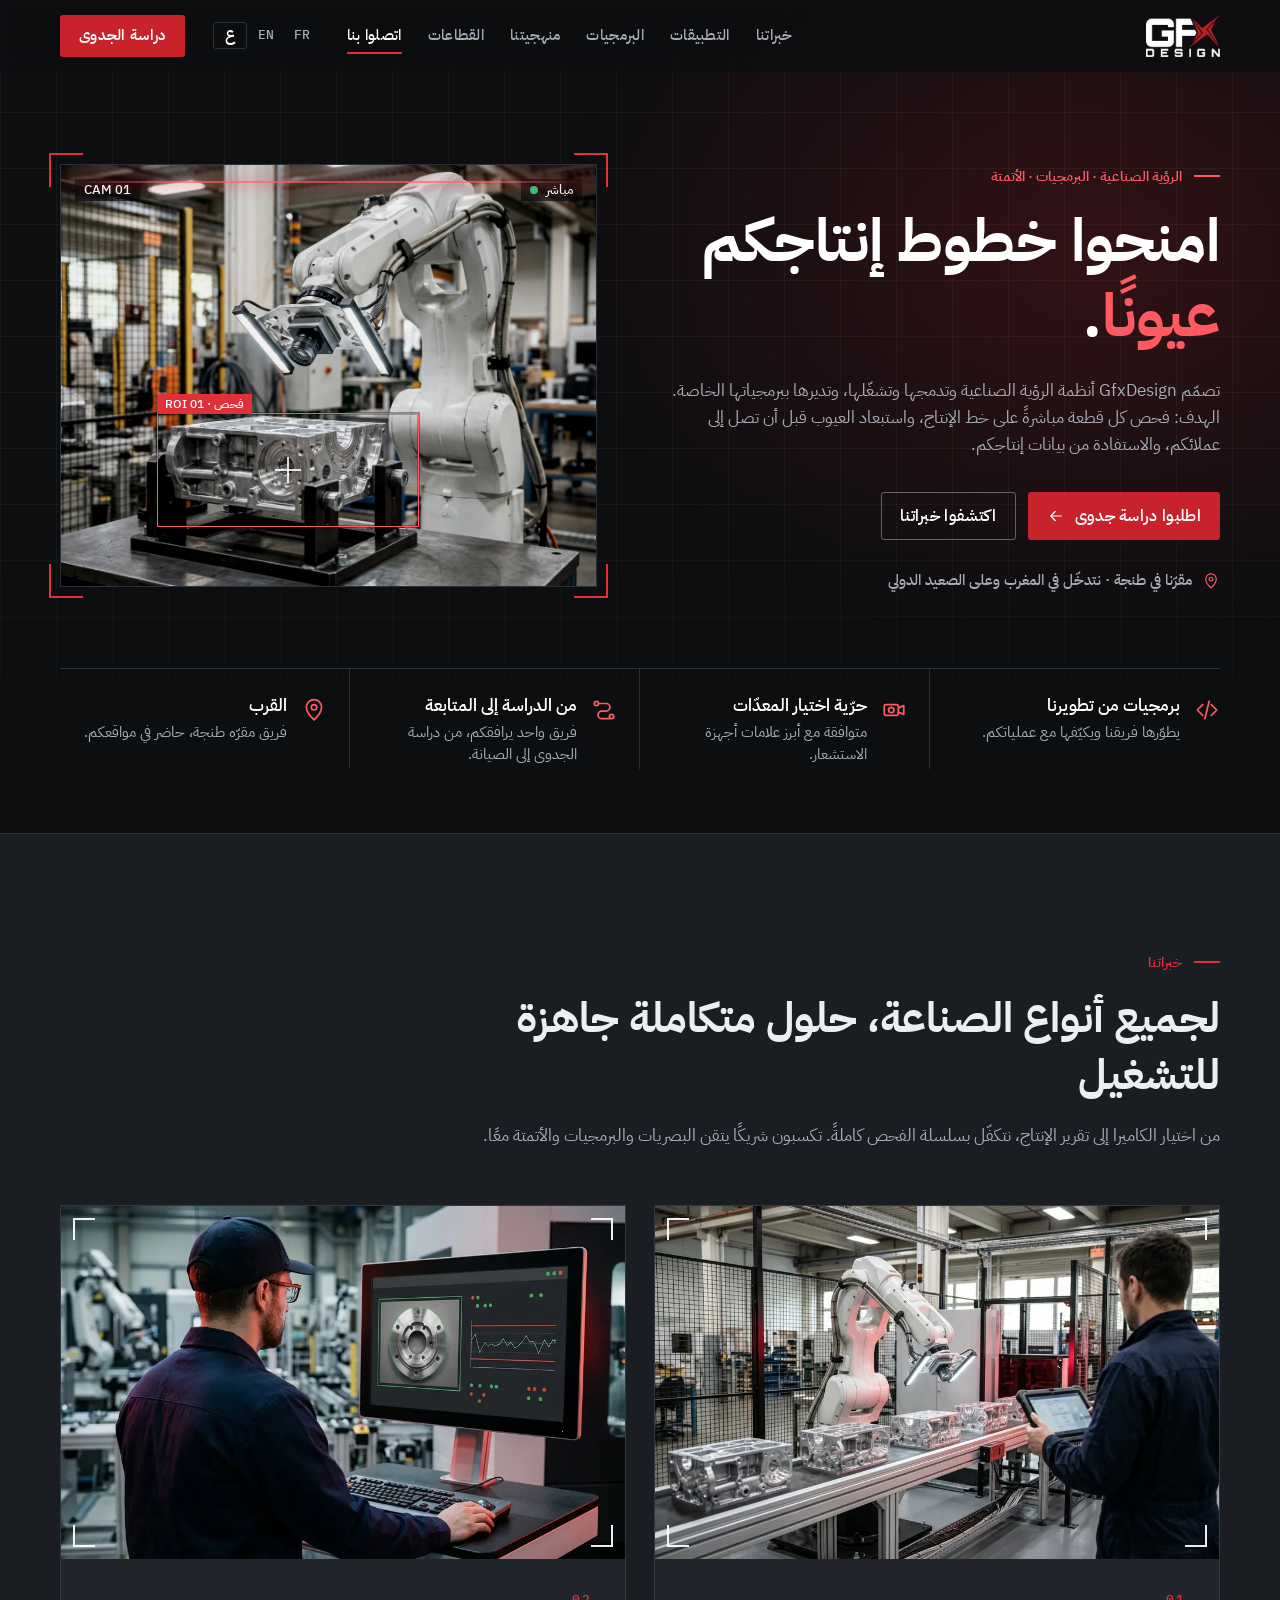
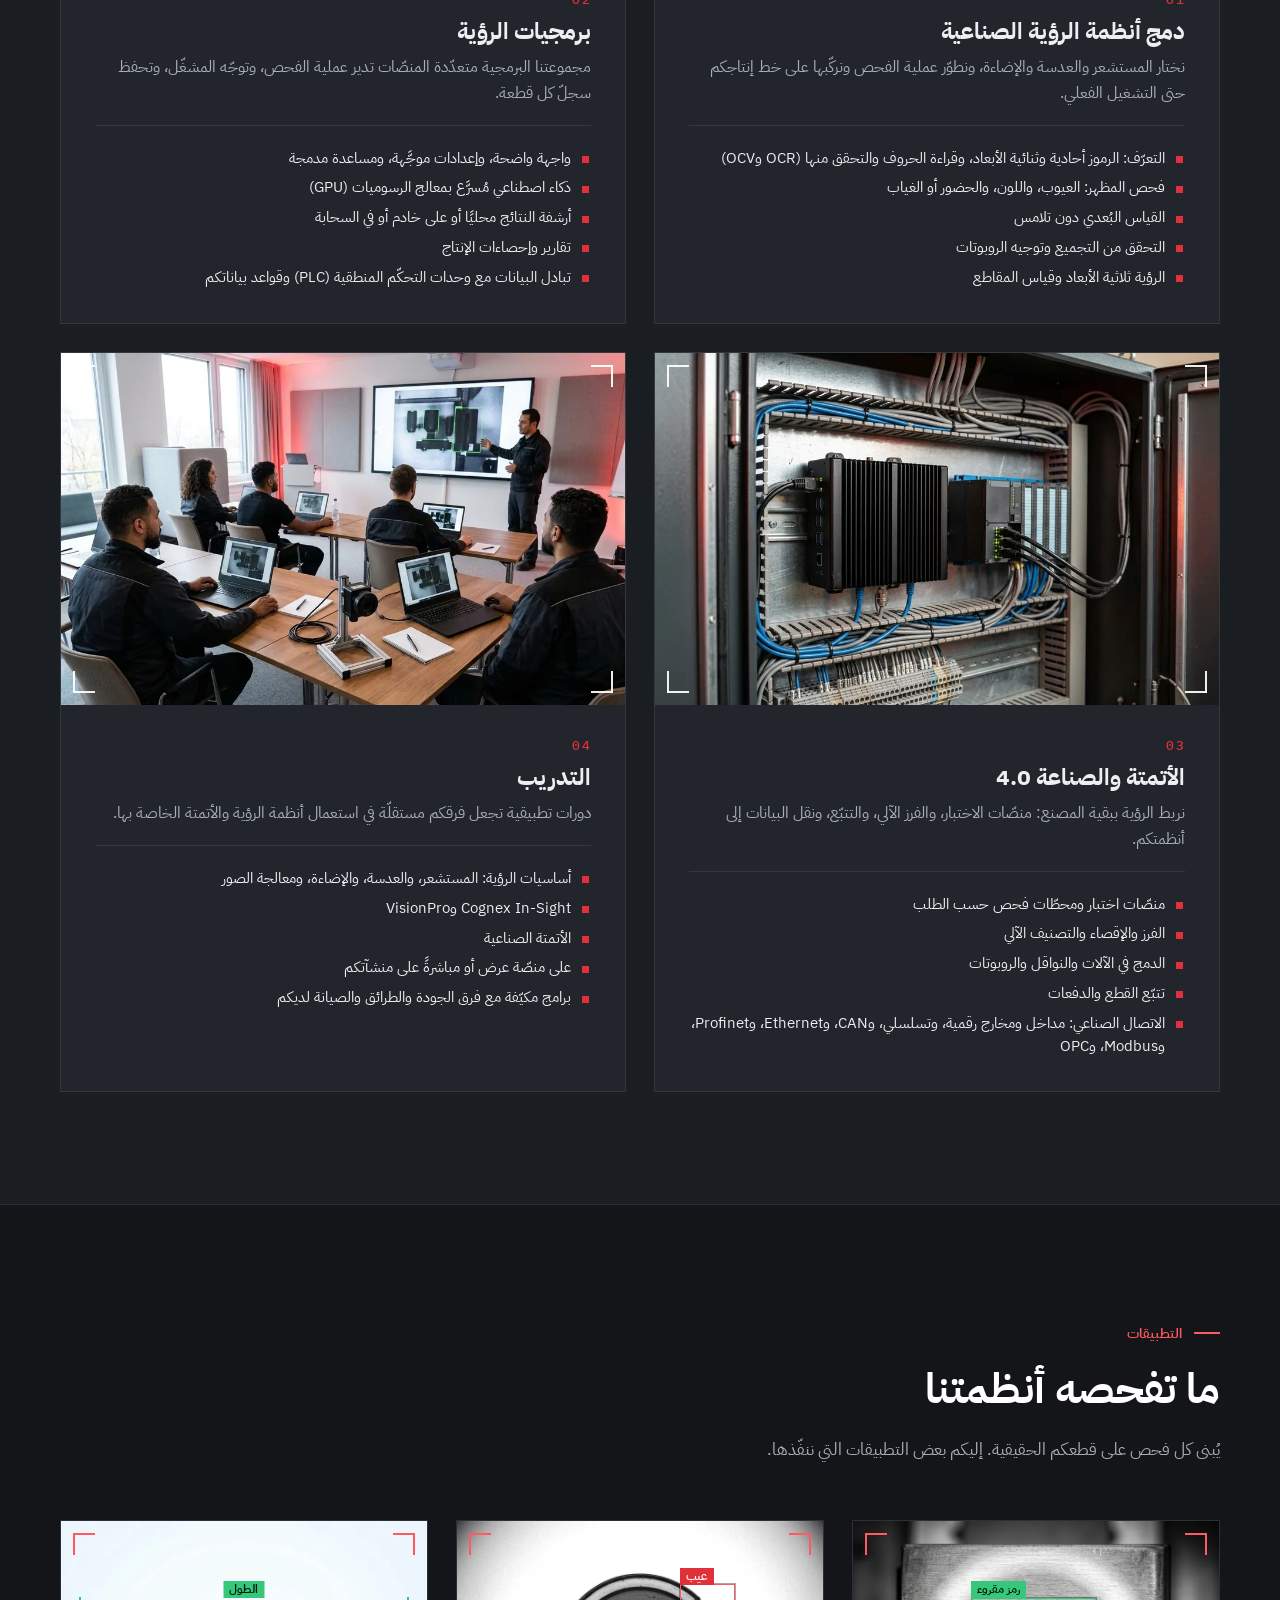
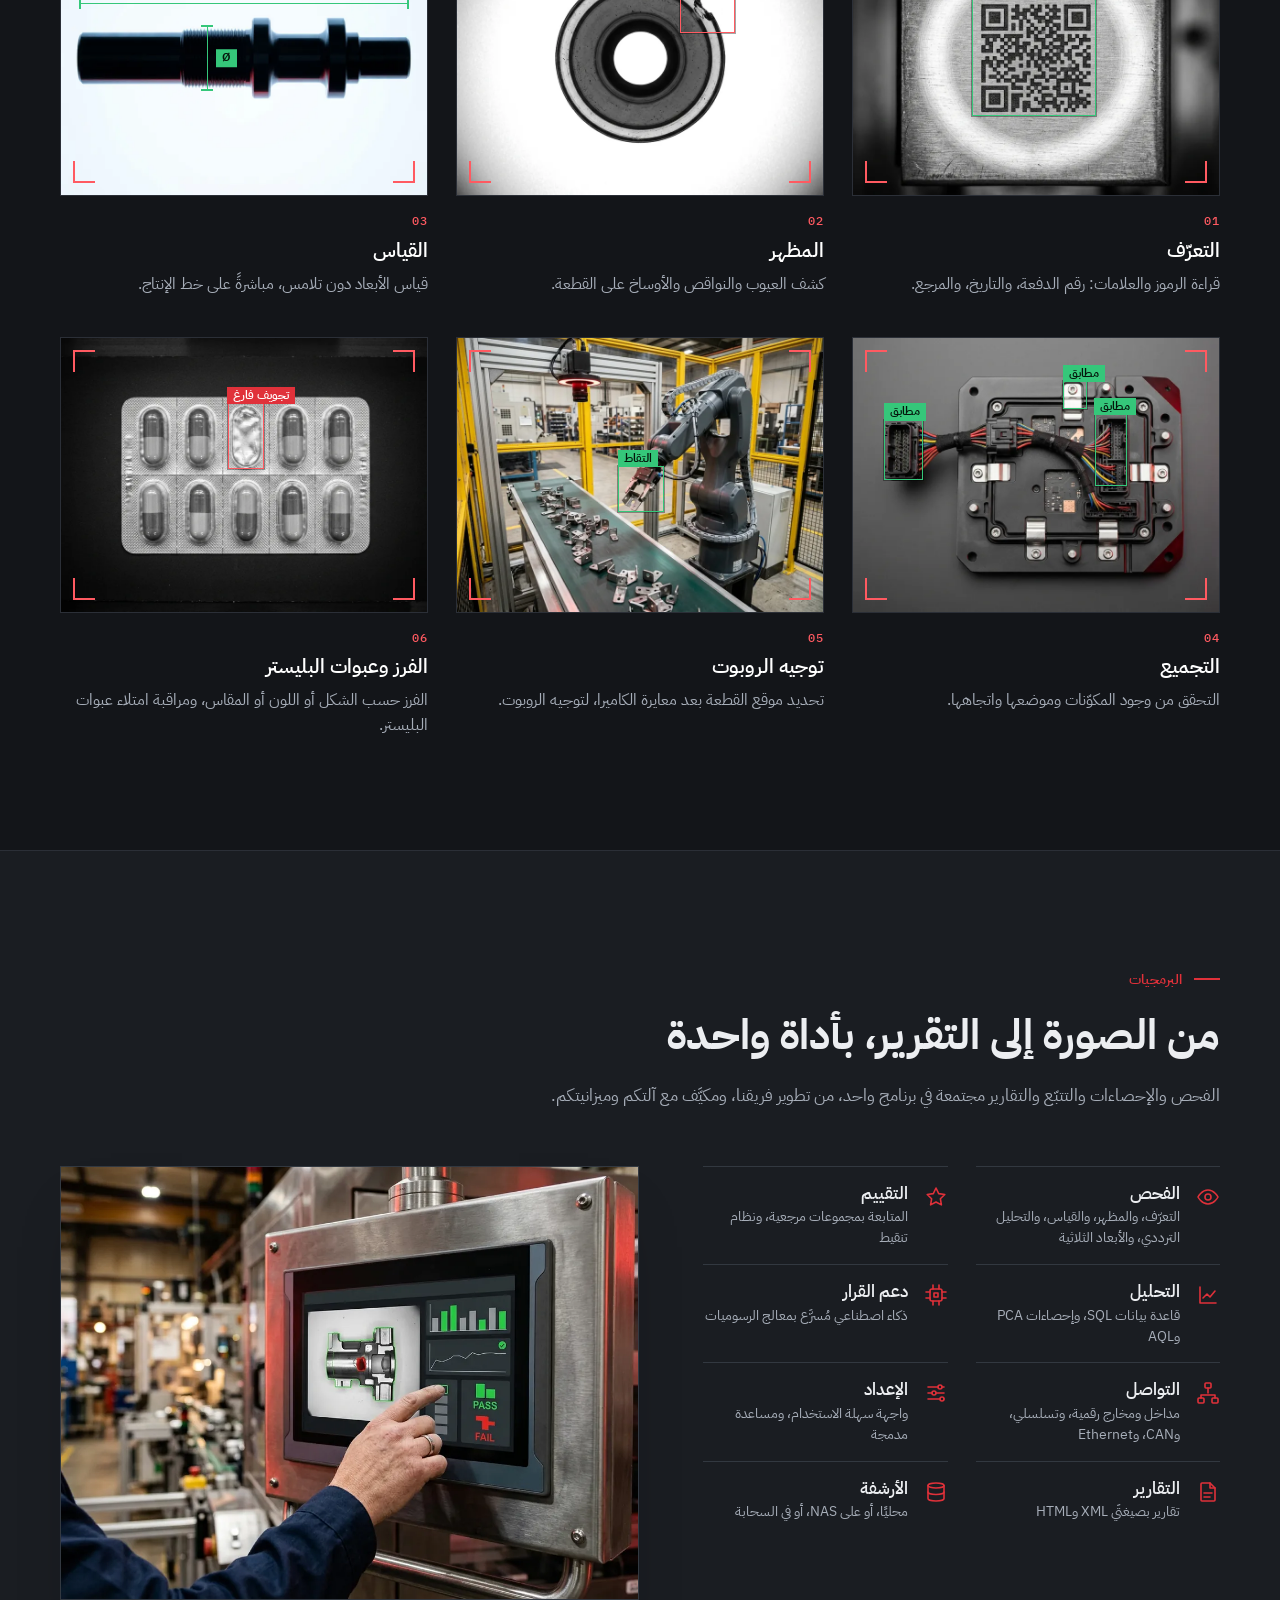
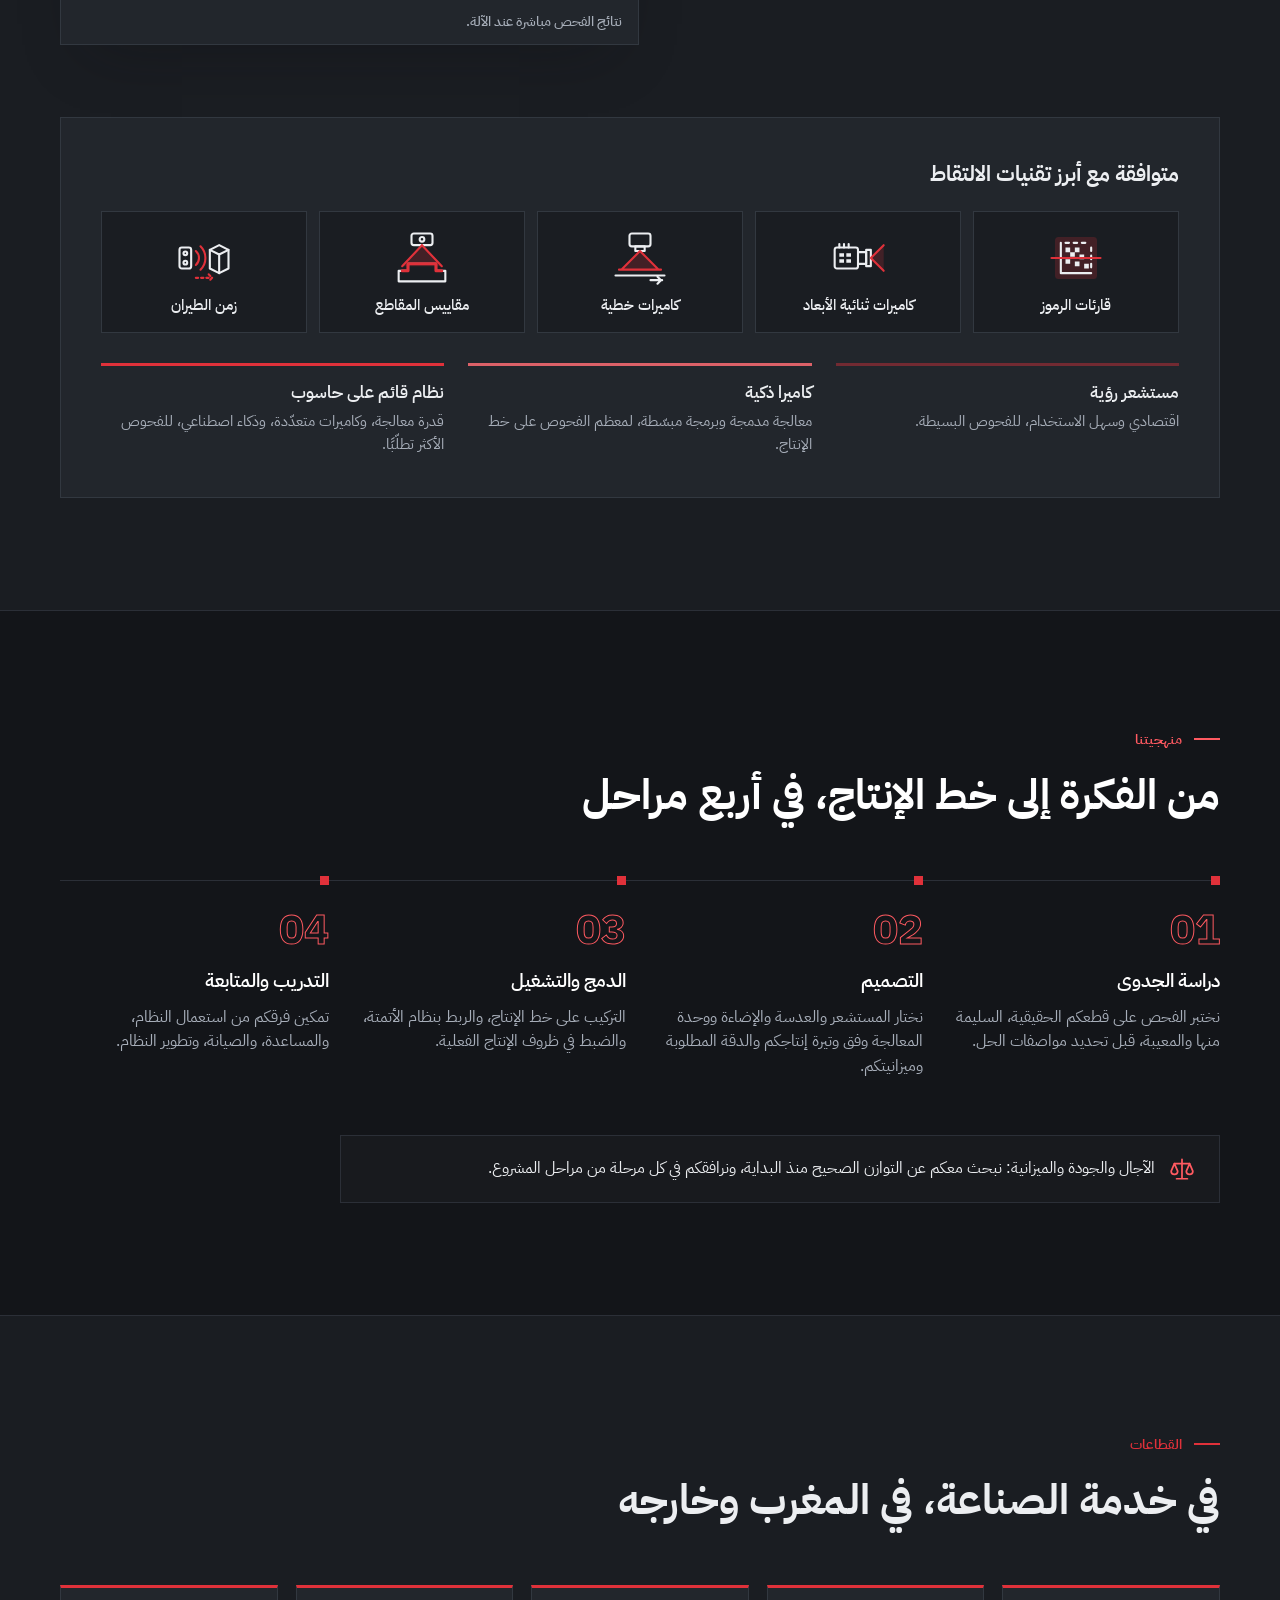
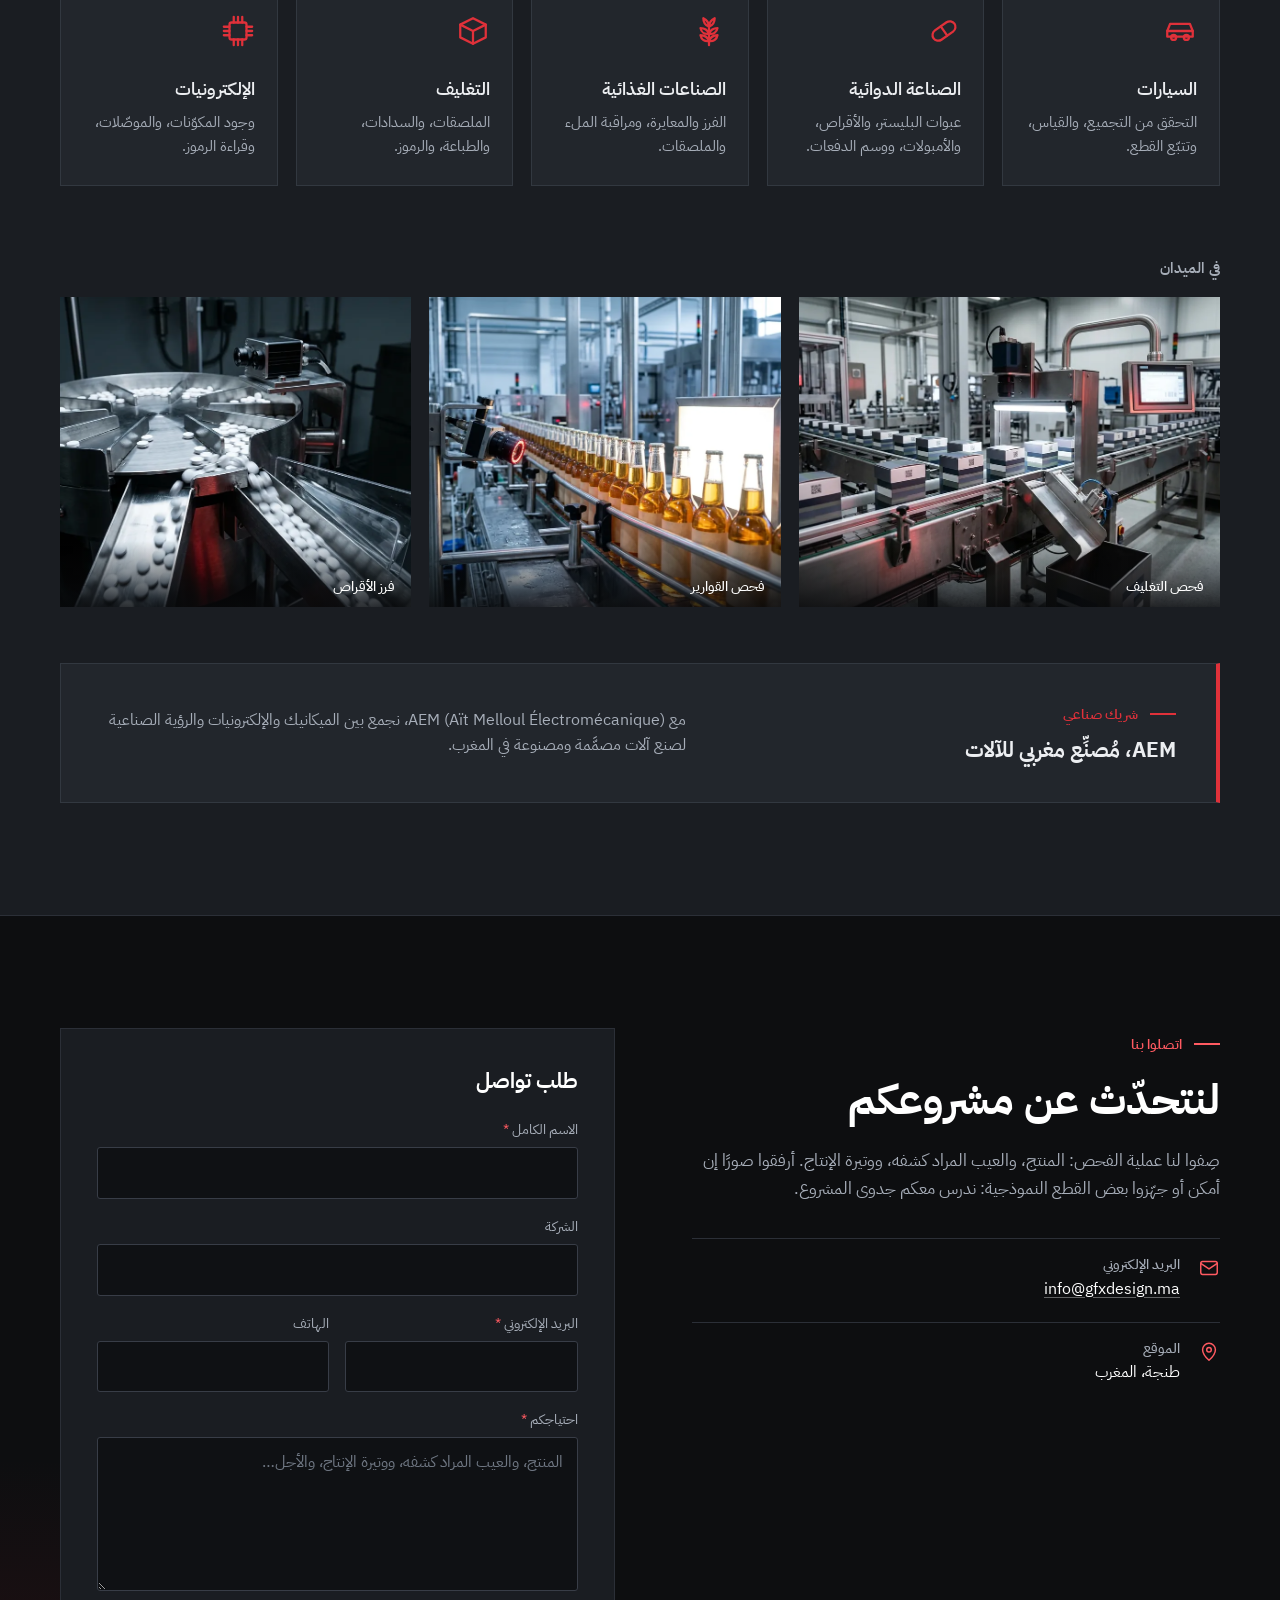
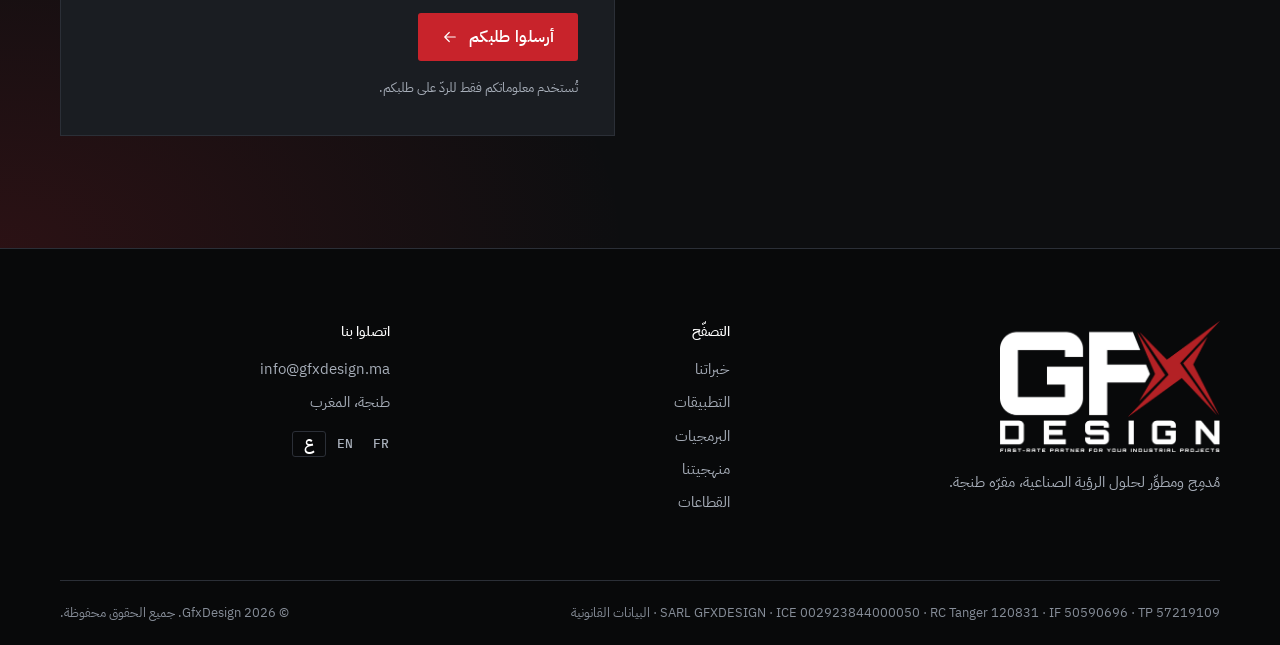
<file: ar/index.html>
<!doctype html>
<html lang="ar" dir="rtl">
<head>
<meta charset="utf-8">
<meta name="viewport" content="width=device-width, initial-scale=1">
<title>GfxDesign | الرؤية الصناعية والبرمجيات والأتمتة في طنجة</title>
<meta name="description" content="مُدمِج ومطوِّر لحلول الرؤية الصناعية في طنجة: مراقبة الجودة بالكاميرا، وبرمجيات من تطويرنا، والأتمتة والتدريب، لفائدة المصانع في المغرب وخارجه.">
<link rel="canonical" href="https://gfxdesign.ma/ar/">
<link rel="alternate" hreflang="fr" href="https://gfxdesign.ma/">
<link rel="alternate" hreflang="en" href="https://gfxdesign.ma/en/">
<link rel="alternate" hreflang="ar" href="https://gfxdesign.ma/ar/">
<link rel="alternate" hreflang="x-default" href="https://gfxdesign.ma/">
<meta name="theme-color" content="#0e0f11">
<meta property="og:type" content="website">
<meta property="og:site_name" content="GfxDesign">
<meta property="og:title" content="GfxDesign | الرؤية الصناعية والبرمجيات والأتمتة في طنجة">
<meta property="og:description" content="مُدمِج ومطوِّر لحلول الرؤية الصناعية في طنجة: مراقبة الجودة بالكاميرا، وبرمجيات من تطويرنا، والأتمتة والتدريب، لفائدة المصانع في المغرب وخارجه.">
<meta property="og:url" content="https://gfxdesign.ma/ar/">
<meta property="og:image" content="https://gfxdesign.ma/assets/img/partage.jpg">
<meta property="og:image:width" content="1200">
<meta property="og:image:height" content="630">
<meta property="og:locale" content="ar_MA">
<meta name="twitter:card" content="summary_large_image">
<link rel="icon" href="/favicon.ico" sizes="32x32">
<link rel="icon" href="/assets/img/icone-512.png" type="image/png" sizes="512x512">
<link rel="apple-touch-icon" href="/apple-touch-icon.png">
<link rel="preconnect" href="https://fonts.googleapis.com">
<link rel="preconnect" href="https://fonts.gstatic.com" crossorigin>
<link rel="stylesheet" href="https://fonts.googleapis.com/css2?family=Chakra+Petch:wght@500;600;700&amp;family=IBM+Plex+Mono:wght@500&amp;family=IBM+Plex+Sans:wght@400;500;600&amp;family=IBM+Plex+Sans+Arabic:wght@400;500;600;700&amp;display=swap">
<link rel="stylesheet" href="/assets/css/style.css?v=15">
<link rel="preload" as="image" href="/assets/img/accueil-camera.webp">
<script type="application/ld+json">{"@context": "https://schema.org", "@type": "Organization", "name": "GfxDesign", "legalName": "SARL GFXDESIGN", "url": "https://gfxdesign.ma/ar/", "logo": "https://gfxdesign.ma/assets/img/icone-512.png", "image": "https://gfxdesign.ma/assets/img/partage.jpg", "description": "مُدمِج ومطوِّر لحلول الرؤية الصناعية في طنجة: مراقبة الجودة بالكاميرا، وبرمجيات من تطويرنا، والأتمتة والتدريب، لفائدة المصانع في المغرب وخارجه.", "slogan": "First-rate partner for your industrial projects", "email": "info@gfxdesign.ma", "address": {"@type": "PostalAddress", "addressLocality": "Tanger", "addressCountry": "MA"}, "areaServed": ["MA", "Africa", "Europe", "Middle East"], "knowsAbout": ["Machine vision", "Industrial automation", "Quality inspection", "Industry 4.0"]}</script>
</head>
<body>
<a class="saut" href="#contenu">الانتقال إلى المحتوى</a>

<header class="entete" data-entete>
  <div class="conteneur entete__barre">
    <a class="entete__logo" href="/ar/" aria-label="GfxDesign">
      <img src="/assets/img/logo-blanc.png" alt="GfxDesign" width="140" height="79">
    </a>
    <nav class="nav" id="nav" aria-label="Navigation">
      <ul class="nav__liens">
        <li><a href="#metiers">خبراتنا</a></li>
        <li><a href="#applications">التطبيقات</a></li>
        <li><a href="#logiciel">البرمجيات</a></li>
        <li><a href="#methode">منهجيتنا</a></li>
        <li><a href="#secteurs">القطاعات</a></li>
        <li><a href="#contact">اتصلوا بنا</a></li>
      </ul>
      <div class="nav__langues" role="group" aria-label="اللغة"><a href="/" lang="fr" hreflang="fr" title="Français">FR</a><a href="/en/" lang="en" hreflang="en" title="English">EN</a><a href="/ar/" lang="ar" hreflang="ar" title="العربية" aria-current="true">ع</a></div>
      <a class="bouton bouton--rouge nav__cta" href="#contact">دراسة الجدوى</a>
    </nav>
    <button class="entete__menu" type="button" aria-controls="nav" aria-expanded="false"
            data-ouvrir="فتح القائمة" data-fermer="إغلاق القائمة" aria-label="فتح القائمة">
      <span></span><span></span><span></span>
    </button>
  </div>
</header>

<main id="contenu">

<!-- ACCUEIL -->
<section class="accueil" aria-labelledby="accueil-titre">
  <div class="accueil__trame" aria-hidden="true"></div>
  <div class="conteneur accueil__grille">
    <div class="accueil__texte">
      <p class="surtitre surtitre--clair">الرؤية الصناعية · البرمجيات · الأتمتة</p>
      <h1 id="accueil-titre">امنحوا خطوط إنتاجكم <em>عيونًا</em>.</h1>
      <p class="accueil__chapeau">تصمّم GfxDesign أنظمة الرؤية الصناعية وتدمجها وتشغّلها، وتديرها ببرمجياتها الخاصة. الهدف: فحص كل قطعة مباشرةً على خط الإنتاج، واستبعاد العيوب قبل أن تصل إلى عملائكم، والاستفادة من بيانات إنتاجكم.</p>
      <div class="accueil__actions">
        <a class="bouton bouton--rouge" href="#contact">اطلبوا دراسة جدوى <svg class="icone" viewBox="0 0 24 24" aria-hidden="true" focusable="false" fill="none" stroke="currentColor" stroke-width="1.6" stroke-linecap="round" stroke-linejoin="round"><path d="M5 12h14M13 6l6 6-6 6"/></svg></a>
        <a class="bouton bouton--contour" href="#metiers">اكتشفوا خبراتنا</a>
      </div>
      <p class="accueil__lieu"><svg class="icone" viewBox="0 0 24 24" aria-hidden="true" focusable="false" fill="none" stroke="currentColor" stroke-width="1.6" stroke-linecap="round" stroke-linejoin="round"><path d="M12 21s-7-6.2-7-11.5A7 7 0 0 1 19 9.5C19 14.8 12 21 12 21z"/><circle cx="12" cy="9.5" r="2.5"/></svg> مقرّنا في طنجة · نتدخّل في المغرب وعلى الصعيد الدولي</p>
    </div>
    <figure class="ecran-cam">
      <img src="/assets/img/accueil-camera.webp" alt="ذراع روبوتية مزوّدة بكاميرا صناعية وإضاءتين، فوق قطعة مشغولة" width="1200" height="947" fetchpriority="high">
      <div class="ecran-cam__hud" aria-hidden="true">
        <span class="hud hud--hg">CAM 01</span>
        <span class="hud hud--hd"><i class="point-direct"></i>مباشر</span>
        <span class="roi"><span class="roi__etiquette">ROI 01 · فحص</span></span>
        <span class="mire"></span>
        <span class="balayage"></span>
      </div>
    </figure>
  </div>
  <div class="conteneur">
    <ul class="atouts">
      <li><svg class="icone" viewBox="0 0 24 24" aria-hidden="true" focusable="false" fill="none" stroke="currentColor" stroke-width="1.6" stroke-linecap="round" stroke-linejoin="round"><path d="M8 7l-5 5 5 5M16 7l5 5-5 5M14 4l-4 16"/></svg><div><strong>برمجيات من تطويرنا</strong><span>يطوّرها فريقنا ويكيّفها مع عملياتكم.</span></div></li>
      <li><svg class="icone" viewBox="0 0 24 24" aria-hidden="true" focusable="false" fill="none" stroke="currentColor" stroke-width="1.6" stroke-linecap="round" stroke-linejoin="round"><rect x="3" y="7" width="13" height="10" rx="1.5"/><path d="M16 10l5-2v8l-5-2"/><circle cx="9.5" cy="12" r="2.5"/></svg><div><strong>حرّية اختيار المعدّات</strong><span>متوافقة مع أبرز علامات أجهزة الاستشعار.</span></div></li>
      <li><svg class="icone" viewBox="0 0 24 24" aria-hidden="true" focusable="false" fill="none" stroke="currentColor" stroke-width="1.6" stroke-linecap="round" stroke-linejoin="round"><circle cx="5" cy="6" r="2"/><circle cx="19" cy="18" r="2"/><path d="M7 6h7a3.5 3.5 0 0 1 0 7h-4a3.5 3.5 0 0 0 0 7h7"/></svg><div><strong>من الدراسة إلى المتابعة</strong><span>فريق واحد يرافقكم، من دراسة الجدوى إلى الصيانة.</span></div></li>
      <li><svg class="icone" viewBox="0 0 24 24" aria-hidden="true" focusable="false" fill="none" stroke="currentColor" stroke-width="1.6" stroke-linecap="round" stroke-linejoin="round"><path d="M12 21s-7-6.2-7-11.5A7 7 0 0 1 19 9.5C19 14.8 12 21 12 21z"/><circle cx="12" cy="9.5" r="2.5"/></svg><div><strong>القرب</strong><span>فريق مقرّه طنجة، حاضر في مواقعكم.</span></div></li>
    </ul>
  </div>
</section>

<!-- MÉTIERS -->
<section class="section section--claire" id="metiers" aria-labelledby="metiers-titre">
  <div class="conteneur">
    <header class="section__tete">
      <p class="surtitre">خبراتنا</p>
      <h2 id="metiers-titre">لجميع أنواع الصناعة، حلول متكاملة جاهزة للتشغيل</h2>
      <p class="section__intro">من اختيار الكاميرا إلى تقرير الإنتاج، نتكفّل بسلسلة الفحص كاملةً. تكسبون شريكًا يتقن البصريات والبرمجيات والأتمتة معًا.</p>
    </header>
    <div class="metiers">
      <article class="metier">
        <div class="metier__image viseur"><img src="/assets/img/robot-camera.webp" alt="خلية روبوتية للفحص بالرؤية؛ فنّي يراجع الإعدادات على جهاز لوحي" width="960" height="600" loading="lazy"></div>
        <div class="metier__corps">
          <span class="metier__num">01</span>
          <h3>دمج أنظمة الرؤية الصناعية</h3>
          <p>نختار المستشعر والعدسة والإضاءة، ونطوّر عملية الفحص ونركّبها على خط إنتاجكم حتى التشغيل الفعلي.</p>
          <ul class="puces"><li>التعرّف: الرموز أحادية وثنائية الأبعاد، وقراءة الحروف والتحقق منها (OCR وOCV)</li><li>فحص المظهر: العيوب، واللون، والحضور أو الغياب</li><li>القياس البُعدي دون تلامس</li><li>التحقق من التجميع وتوجيه الروبوتات</li><li>الرؤية ثلاثية الأبعاد وقياس المقاطع</li></ul>
        </div>
      </article>
      <article class="metier">
        <div class="metier__image viseur"><img src="/assets/img/logiciel-suivi.webp" alt="مهندس جودة أمام شاشة المتابعة: صورة القطعة المفحوصة ومنحنى القياسات بين حدّين" width="960" height="600" loading="lazy"></div>
        <div class="metier__corps">
          <span class="metier__num">02</span>
          <h3>برمجيات الرؤية</h3>
          <p>مجموعتنا البرمجية متعدّدة المنصّات تدير عملية الفحص، وتوجّه المشغّل، وتحفظ سجلّ كل قطعة.</p>
          <ul class="puces"><li>واجهة واضحة، وإعدادات موجَّهة، ومساعدة مدمجة</li><li>ذكاء اصطناعي مُسرَّع بمعالج الرسوميات (GPU)</li><li>أرشفة النتائج محليًا أو على خادم أو في السحابة</li><li>تقارير وإحصاءات الإنتاج</li><li>تبادل البيانات مع وحدات التحكّم المنطقية (PLC) وقواعد بياناتكم</li></ul>
        </div>
      </article>
      <article class="metier">
        <div class="metier__image viseur"><img src="/assets/img/armoire.webp" alt="خزانة تحكّم: حاسوب صناعي، ووحدة تحكّم منطقية، ووحدات مداخل ومخارج" width="960" height="600" loading="lazy"></div>
        <div class="metier__corps">
          <span class="metier__num">03</span>
          <h3>الأتمتة والصناعة 4.0</h3>
          <p>نربط الرؤية ببقية المصنع: منصّات الاختبار، والفرز الآلي، والتتبّع، ونقل البيانات إلى أنظمتكم.</p>
          <ul class="puces"><li>منصّات اختبار ومحطّات فحص حسب الطلب</li><li>الفرز والإقصاء والتصنيف الآلي</li><li>الدمج في الآلات والنواقل والروبوتات</li><li>تتبّع القطع والدفعات</li><li>الاتصال الصناعي: مداخل ومخارج رقمية، وتسلسلي، وCAN، وEthernet، وProfinet، وModbus، وOPC</li></ul>
        </div>
      </article>
      <article class="metier">
        <div class="metier__image viseur"><img src="/assets/img/formation.webp" alt="قاعة تدريب: مدرّب يشرح صورة كاميرا على الشاشة والمتدرّبون يتابعون على حواسيبهم" width="960" height="600" loading="lazy"></div>
        <div class="metier__corps">
          <span class="metier__num">04</span>
          <h3>التدريب</h3>
          <p>دورات تطبيقية تجعل فرقكم مستقلّة في استعمال أنظمة الرؤية والأتمتة الخاصة بها.</p>
          <ul class="puces"><li>أساسيات الرؤية: المستشعر، والعدسة، والإضاءة، ومعالجة الصور</li><li>Cognex In-Sight وVisionPro</li><li>الأتمتة الصناعية</li><li>على منصّة عرض أو مباشرةً على منشآتكم</li><li>برامج مكيّفة مع فرق الجودة والطرائق والصيانة لديكم</li></ul>
        </div>
      </article>
    </div>
  </div>
</section>

<!-- APPLICATIONS -->
<section class="section section--sombre" id="applications" aria-labelledby="app-titre">
  <div class="conteneur">
    <header class="section__tete">
      <p class="surtitre surtitre--clair">التطبيقات</p>
      <h2 id="app-titre">ما تفحصه أنظمتنا</h2>
      <p class="section__intro">يُبنى كل فحص على قطعكم الحقيقية. إليكم بعض التطبيقات التي ننفّذها.</p>
    </header>
    <ul class="apps">
      <li class="app"><figure class="viseur viseur--rouge"><img src="/assets/img/app-identification.webp" alt="رمز ثنائي الأبعاد محفور على قطعة من الألومنيوم، تحت إضاءة حلقية" width="800" height="600" loading="lazy"><span class="reperes" aria-hidden="true"><span class="repere" style="left:32.5%;top:28%;width:34%;height:43%"><b>رمز مقروء</b></span></span></figure>
        <span class="app__num">01</span><h3>التعرّف</h3><p>قراءة الرموز والعلامات: رقم الدفعة، والتاريخ، والمرجع.</p></li>
      <li class="app"><figure class="viseur viseur--rouge"><img src="/assets/img/app-aspect.webp" alt="حلقة إحكام مُضاءة من الخلف، مع تشظٍّ على حافتها الخارجية" width="800" height="600" loading="lazy"><span class="reperes" aria-hidden="true"><span class="repere repere--ko" style="left:61%;top:23%;width:15%;height:18%"><b>عيب</b></span></span></figure>
        <span class="app__num">02</span><h3>المظهر</h3><p>كشف العيوب والنواقص والأوساخ على القطعة.</p></li>
      <li class="app"><figure class="viseur viseur--rouge"><img src="/assets/img/app-mesure.webp" alt="ظلّ عمود مشغول ومُسنَّن، مُضاء من الخلف لقياسه" width="800" height="600" loading="lazy"><span class="reperes" aria-hidden="true"><span class="cote" style="left:5%;top:30%;width:90%"><b>الطول</b></span><span class="cote cote--v" style="left:40%;top:38%;height:24%"><b>Ø</b></span></span></figure>
        <span class="app__num">03</span><h3>القياس</h3><p>قياس الأبعاد دون تلامس، مباشرةً على خط الإنتاج.</p></li>
      <li class="app"><figure class="viseur viseur--rouge"><img src="/assets/img/app-assemblage.webp" alt="مجموعة إلكترونية فرعية بموصّلات ومشابك وحزمة أسلاك، من الأعلى" width="800" height="600" loading="lazy"><span class="reperes" aria-hidden="true"><span class="repere" style="left:8.5%;top:30%;width:10.5%;height:22%"><b>مطابق</b></span><span class="repere" style="left:66%;top:28%;width:9%;height:26%"><b>مطابق</b></span><span class="repere" style="left:57.5%;top:16%;width:6.5%;height:10%"><b>مطابق</b></span></span></figure>
        <span class="app__num">04</span><h3>التجميع</h3><p>التحقق من وجود المكوّنات وموضعها واتجاهها.</p></li>
      <li class="app"><figure class="viseur viseur--rouge"><img src="/assets/img/app-etalonnage.webp" alt="روبوت بماسك يلتقط قطعًا موضوعة عشوائيًا على ناقل، تحدّد موقعها كاميرا ثابتة" width="800" height="600" loading="lazy"><span class="reperes" aria-hidden="true"><span class="repere" style="left:44%;top:47%;width:12.5%;height:16.5%"><b>التقاط</b></span></span></figure>
        <span class="app__num">05</span><h3>توجيه الروبوت</h3><p>تحديد موقع القطعة بعد معايرة الكاميرا، لتوجيه الروبوت.</p></li>
      <li class="app"><figure class="viseur viseur--rouge"><img src="/assets/img/app-blister.webp" alt="صورة كاميرا لعبوة بليستر كبسولات، مع تجويف فارغ" width="800" height="600" loading="lazy"><span class="reperes" aria-hidden="true"><span class="repere repere--ko" style="left:45.5%;top:24%;width:10%;height:24%"><b>تجويف فارغ</b></span></span></figure>
        <span class="app__num">06</span><h3>الفرز وعبوات البليستر</h3><p>الفرز حسب الشكل أو اللون أو المقاس، ومراقبة امتلاء عبوات البليستر.</p></li>
    </ul>
  </div>
</section>

<!-- LOGICIEL -->
<section class="section section--claire" id="logiciel" aria-labelledby="log-titre">
  <div class="conteneur">
    <header class="section__tete">
      <p class="surtitre">البرمجيات</p>
      <h2 id="log-titre">من الصورة إلى التقرير، بأداة واحدة</h2>
      <p class="section__intro">الفحص والإحصاءات والتتبّع والتقارير مجتمعة في برنامج واحد، من تطوير فريقنا، ومكيَّف مع آلتكم وميزانيتكم.</p>
    </header>
    <div class="logiciel">
      <ul class="fonctions">
        <li><svg class="icone" viewBox="0 0 24 24" aria-hidden="true" focusable="false" fill="none" stroke="currentColor" stroke-width="1.6" stroke-linecap="round" stroke-linejoin="round"><path d="M2 12s3.6-7 10-7 10 7 10 7-3.6 7-10 7S2 12 2 12z"/><circle cx="12" cy="12" r="3"/></svg><strong>الفحص</strong><span>التعرّف، والمظهر، والقياس، والتحليل الترددي، والأبعاد الثلاثية</span></li>
        <li><svg class="icone" viewBox="0 0 24 24" aria-hidden="true" focusable="false" fill="none" stroke="currentColor" stroke-width="1.6" stroke-linecap="round" stroke-linejoin="round"><path d="M12 3l2.7 5.6 6.1.9-4.4 4.3 1 6.1L12 17l-5.4 2.9 1-6.1L3.2 9.5l6.1-.9z"/></svg><strong>التقييم</strong><span>المتابعة بمجموعات مرجعية، ونظام تنقيط</span></li>
        <li><svg class="icone" viewBox="0 0 24 24" aria-hidden="true" focusable="false" fill="none" stroke="currentColor" stroke-width="1.6" stroke-linecap="round" stroke-linejoin="round"><path d="M4 20V4M4 20h16"/><path d="M7 15l4-4 3 3 5-6"/></svg><strong>التحليل</strong><span>قاعدة بيانات SQL، وإحصاءات PCA وAQL</span></li>
        <li><svg class="icone" viewBox="0 0 24 24" aria-hidden="true" focusable="false" fill="none" stroke="currentColor" stroke-width="1.6" stroke-linecap="round" stroke-linejoin="round"><rect x="6" y="6" width="12" height="12" rx="2"/><path d="M9 2v4M15 2v4M9 18v4M15 18v4M2 9h4M2 15h4M18 9h4M18 15h4"/><path d="M10 10h4v4h-4z"/></svg><strong>دعم القرار</strong><span>ذكاء اصطناعي مُسرَّع بمعالج الرسوميات</span></li>
        <li><svg class="icone" viewBox="0 0 24 24" aria-hidden="true" focusable="false" fill="none" stroke="currentColor" stroke-width="1.6" stroke-linecap="round" stroke-linejoin="round"><rect x="9" y="2" width="6" height="5" rx="1"/><rect x="2" y="17" width="6" height="5" rx="1"/><rect x="16" y="17" width="6" height="5" rx="1"/><path d="M12 7v5M5 17v-3h14v3"/></svg><strong>التواصل</strong><span>مداخل ومخارج رقمية، وتسلسلي، وCAN، وEthernet</span></li>
        <li><svg class="icone" viewBox="0 0 24 24" aria-hidden="true" focusable="false" fill="none" stroke="currentColor" stroke-width="1.6" stroke-linecap="round" stroke-linejoin="round"><path d="M4 6h10M18 6h2M4 12h4M12 12h8M4 18h12M20 18h0"/><circle cx="16" cy="6" r="2"/><circle cx="10" cy="12" r="2"/><circle cx="18" cy="18" r="2"/></svg><strong>الإعداد</strong><span>واجهة سهلة الاستخدام، ومساعدة مدمجة</span></li>
        <li><svg class="icone" viewBox="0 0 24 24" aria-hidden="true" focusable="false" fill="none" stroke="currentColor" stroke-width="1.6" stroke-linecap="round" stroke-linejoin="round"><path d="M14 3H6a1 1 0 0 0-1 1v16a1 1 0 0 0 1 1h12a1 1 0 0 0 1-1V8z"/><path d="M14 3v5h5M8 13h8M8 17h6"/></svg><strong>التقارير</strong><span>تقارير بصيغتَي XML وHTML</span></li>
        <li><svg class="icone" viewBox="0 0 24 24" aria-hidden="true" focusable="false" fill="none" stroke="currentColor" stroke-width="1.6" stroke-linecap="round" stroke-linejoin="round"><ellipse cx="12" cy="5.5" rx="8" ry="2.5"/><path d="M4 5.5v13c0 1.4 3.6 2.5 8 2.5s8-1.1 8-2.5v-13"/><path d="M4 12c0 1.4 3.6 2.5 8 2.5s8-1.1 8-2.5"/></svg><strong>الأرشفة</strong><span>محليًا، أو على NAS، أو في السحابة</span></li>
      </ul>
      <figure class="fenetre">
        <img src="/assets/img/logiciel-ecran.webp" alt="عامل يلمس شاشة محطة رؤية: صورة كاميرا مع عيب محدَّد، وإحصاءات، وعدّادات للمطابق وغير المطابق" width="1024" height="768" loading="lazy">
        <figcaption>نتائج الفحص مباشرة عند الآلة.</figcaption>
      </figure>
    </div>
    <div class="materiel">
      <h3>متوافقة مع أبرز تقنيات الالتقاط</h3>
      <ul class="technos"><li><svg class="picto" viewBox="0 0 48 48" aria-hidden="true" focusable="false" fill="none" stroke="currentColor" stroke-width="1.8" stroke-linecap="round" stroke-linejoin="round"><rect class="t-rf" x="6" y="6" width="36" height="36" rx="3" stroke="none"/><path d="M11 11v26h26"/><path d="M15 11h3M22 11h3M29 11h3M37 15v3M37 22v3M37 29v3"/><path class="t-f" stroke="none" d="M15 15h4v4h-4zM23 15h4v4h-4zM19 19h4v4h-4zM27 21h4v4h-4zM15 25h4v4h-4zM23 27h4v4h-4zM31 29h4v4h-4z"/><path class="t-r" d="M3 24h42"/></svg><span>قارئات الرموز</span></li><li><svg class="picto" viewBox="0 0 48 48" aria-hidden="true" focusable="false" fill="none" stroke="currentColor" stroke-width="1.8" stroke-linecap="round" stroke-linejoin="round"><rect x="4" y="15" width="20" height="18" rx="2"/><path d="M24 19h7v10h-7"/><path d="M31 17h4v14h-4z"/><path d="M8 15v-3M12 15v-3M16 15v-3"/><path class="t-rf" stroke="none" d="M35 24L46 13v22z"/><path class="t-r" d="M35 24L46 13M35 24l11 11"/><path class="t-f" stroke="none" d="M8 20h4v3H8zM14 20h4v3h-4zM8 25h4v3H8zM14 25h4v3h-4z"/></svg><span>كاميرات ثنائية الأبعاد</span></li><li><svg class="picto" viewBox="0 0 48 48" aria-hidden="true" focusable="false" fill="none" stroke="currentColor" stroke-width="1.8" stroke-linecap="round" stroke-linejoin="round"><rect x="15" y="3" width="18" height="11" rx="2"/><path d="M20 14h8v4h-8z"/><path class="t-rf" stroke="none" d="M24 18L8 34h32z"/><path class="t-r" d="M24 18L8 34M24 18l16 16M6 34h36"/><path d="M3 39h42"/><path d="M33 43h10M39 40l3 3-3 3"/></svg><span>كاميرات خطية</span></li><li><svg class="picto" viewBox="0 0 48 48" aria-hidden="true" focusable="false" fill="none" stroke="currentColor" stroke-width="1.8" stroke-linecap="round" stroke-linejoin="round"><rect x="15" y="3" width="18" height="10" rx="2"/><circle cx="24" cy="8" r="2"/><path class="t-rf" stroke="none" d="M24 13L7 31h34z"/><path class="t-r" d="M24 13L7 31M24 13l17 18"/><path d="M4 44V35h8v-6h24v6h8v9z"/><path class="t-r" d="M7 35h5v-6h24v6h5" stroke-width="2.6"/></svg><span>مقاييس المقاطع</span></li><li><svg class="picto" viewBox="0 0 48 48" aria-hidden="true" focusable="false" fill="none" stroke="currentColor" stroke-width="1.8" stroke-linecap="round" stroke-linejoin="round"><rect x="3" y="15" width="10" height="18" rx="2"/><circle cx="8" cy="20" r="1.6"/><circle cx="8" cy="28" r="1.6"/><path class="t-r" d="M17 18a8 8 0 0 1 0 12M21 14a14 14 0 0 1 0 20"/><path d="M29 17l8-4 8 4v16l-8 4-8-4z"/><path d="M29 17l8 4 8-4M37 21v16"/><path class="t-r" d="M17 41h14M28 38l3 3-3 3" stroke-dasharray="2 2.5"/></svg><span>زمن الطيران</span></li></ul>
      <ol class="gammes">
        <li><strong>مستشعر رؤية</strong><span>اقتصادي وسهل الاستخدام، للفحوص البسيطة.</span></li>
        <li><strong>كاميرا ذكية</strong><span>معالجة مدمجة وبرمجة مبسّطة، لمعظم الفحوص على خط الإنتاج.</span></li>
        <li><strong>نظام قائم على حاسوب</strong><span>قدرة معالجة، وكاميرات متعدّدة، وذكاء اصطناعي، للفحوص الأكثر تطلّبًا.</span></li>
      </ol>
    </div>
  </div>
</section>

<!-- MÉTHODE -->
<section class="section section--sombre" id="methode" aria-labelledby="meth-titre">
  <div class="conteneur">
    <header class="section__tete">
      <p class="surtitre surtitre--clair">منهجيتنا</p>
      <h2 id="meth-titre">من الفكرة إلى خط الإنتاج، في أربع مراحل</h2>
    </header>
    <ol class="etapes">
      <li><span class="etape__num">01</span><h3>دراسة الجدوى</h3><p>نختبر الفحص على قطعكم الحقيقية، السليمة منها والمعيبة، قبل تحديد مواصفات الحل.</p></li>
      <li><span class="etape__num">02</span><h3>التصميم</h3><p>نختار المستشعر والعدسة والإضاءة ووحدة المعالجة وفق وتيرة إنتاجكم والدقة المطلوبة وميزانيتكم.</p></li>
      <li><span class="etape__num">03</span><h3>الدمج والتشغيل</h3><p>التركيب على خط الإنتاج، والربط بنظام الأتمتة، والضبط في ظروف الإنتاج الفعلية.</p></li>
      <li><span class="etape__num">04</span><h3>التدريب والمتابعة</h3><p>تمكين فرقكم من استعمال النظام، والمساعدة، والصيانة، وتطوير النظام.</p></li>
    </ol>
    <p class="etapes__note"><svg class="icone" viewBox="0 0 24 24" aria-hidden="true" focusable="false" fill="none" stroke="currentColor" stroke-width="1.6" stroke-linecap="round" stroke-linejoin="round"><path d="M12 3v18M7 21h10M5 7h14"/><path d="M5 7l-3 7a3 3 0 0 0 6 0zM19 7l-3 7a3 3 0 0 0 6 0z"/></svg> الآجال والجودة والميزانية: نبحث معكم عن التوازن الصحيح منذ البداية، ونرافقكم في كل مرحلة من مراحل المشروع.</p>
  </div>
</section>

<!-- SECTEURS -->
<section class="section section--claire" id="secteurs" aria-labelledby="sect-titre">
  <div class="conteneur">
    <header class="section__tete">
      <p class="surtitre">القطاعات</p>
      <h2 id="sect-titre">في خدمة الصناعة، في المغرب وخارجه</h2>
    </header>
    <ul class="secteurs">
      <li><svg class="icone" viewBox="0 0 24 24" aria-hidden="true" focusable="false" fill="none" stroke="currentColor" stroke-width="1.6" stroke-linecap="round" stroke-linejoin="round"><path d="M3 16v-4l2-5h14l2 5v4z"/><path d="M3 12h18"/><circle cx="7.5" cy="16.5" r="1.8"/><circle cx="16.5" cy="16.5" r="1.8"/></svg><h3>السيارات</h3><p>التحقق من التجميع، والقياس، وتتبّع القطع.</p></li>
      <li><svg class="icone" viewBox="0 0 24 24" aria-hidden="true" focusable="false" fill="none" stroke="currentColor" stroke-width="1.6" stroke-linecap="round" stroke-linejoin="round"><rect x="3" y="8" width="18" height="8" rx="4" transform="rotate(-35 12 12)"/><path d="M9.7 8.7l4.6 6.6"/></svg><h3>الصناعة الدوائية</h3><p>عبوات البليستر، والأقراص، والأمبولات، ووسم الدفعات.</p></li>
      <li><svg class="icone" viewBox="0 0 24 24" aria-hidden="true" focusable="false" fill="none" stroke="currentColor" stroke-width="1.6" stroke-linecap="round" stroke-linejoin="round"><path d="M12 22V9"/><path d="M12 9c0-3 2-5 4-6 0 3-1.5 5-4 6zM12 9c0-3-2-5-4-6 0 3 1.5 5 4 6zM12 14c1-2.5 3-4 6-4-.5 3-3 4.5-6 4zM12 14c-1-2.5-3-4-6-4 .5 3 3 4.5 6 4zM12 19c1-2.5 3-4 6-4-.5 3-3 4.5-6 4zM12 19c-1-2.5-3-4-6-4 .5 3 3 4.5 6 4z"/></svg><h3>الصناعات الغذائية</h3><p>الفرز والمعايرة، ومراقبة الملء والملصقات.</p></li>
      <li><svg class="icone" viewBox="0 0 24 24" aria-hidden="true" focusable="false" fill="none" stroke="currentColor" stroke-width="1.6" stroke-linecap="round" stroke-linejoin="round"><path d="M3 7.5L12 3l9 4.5v9L12 21l-9-4.5z"/><path d="M3 7.5l9 4.5 9-4.5M12 12v9"/></svg><h3>التغليف</h3><p>الملصقات، والسدادات، والطباعة، والرموز.</p></li>
      <li><svg class="icone" viewBox="0 0 24 24" aria-hidden="true" focusable="false" fill="none" stroke="currentColor" stroke-width="1.6" stroke-linecap="round" stroke-linejoin="round"><rect x="6" y="6" width="12" height="12" rx="1.5"/><path d="M9 2v4M12 2v4M15 2v4M9 18v4M12 18v4M15 18v4M2 9h4M2 12h4M2 15h4M18 9h4M18 12h4M18 15h4"/></svg><h3>الإلكترونيات</h3><p>وجود المكوّنات، والموصّلات، وقراءة الرموز.</p></li>
    </ul>
    <h3 class="terrain__titre">في الميدان</h3>
    <div class="terrain">
      <figure><img src="/assets/img/emballage.webp" alt="خط تغليف: علب مطبوعة تمرّ تحت محطة رؤية تفحص الطباعة والرموز" width="900" height="675" loading="lazy"><figcaption>فحص التغليف</figcaption></figure>
      <figure><img src="/assets/img/bouteilles.webp" alt="قوارير زجاجية على ناقل بين كاميرا ولوحة إضاءة خلفية، لفحص مستوى الملء والسدادات" width="900" height="675" loading="lazy"><figcaption>فحص القوارير</figcaption></figure>
      <figure><img src="/assets/img/tri-comprimes.webp" alt="موزّع دوّار للأقراص نحو مزالق الفرز، تحت كاميرا" width="900" height="675" loading="lazy"><figcaption>فرز الأقراص</figcaption></figure>
    </div>
    <aside class="partenaire">
      <div>
        <p class="surtitre">شريك صناعي</p>
        <h3>AEM، مُصنِّع مغربي للآلات</h3>
      </div>
      <p class="partenaire__texte">مع AEM (Aït Melloul Électromécanique)، نجمع بين الميكانيك والإلكترونيات والرؤية الصناعية لصنع آلات مصمَّمة ومصنوعة في المغرب.</p>
    </aside>
  </div>
</section>

<!-- CONTACT -->
<section class="section section--contact" id="contact" aria-labelledby="contact-titre">
  <div class="conteneur contact">
    <div class="contact__infos">
      <p class="surtitre surtitre--clair">اتصلوا بنا</p>
      <h2 id="contact-titre">لنتحدّث عن مشروعكم</h2>
      <p class="section__intro">صِفوا لنا عملية الفحص: المنتج، والعيب المراد كشفه، ووتيرة الإنتاج. أرفقوا صورًا إن أمكن أو جهّزوا بعض القطع النموذجية: ندرس معكم جدوى المشروع.</p>
      <dl class="coordonnees">
        <div><svg class="icone" viewBox="0 0 24 24" aria-hidden="true" focusable="false" fill="none" stroke="currentColor" stroke-width="1.6" stroke-linecap="round" stroke-linejoin="round"><rect x="3" y="5" width="18" height="14" rx="2"/><path d="M3 7l9 6 9-6"/></svg><dt>البريد الإلكتروني</dt><dd><a href="mailto:info@gfxdesign.ma">info@gfxdesign.ma</a></dd></div>
        <div><svg class="icone" viewBox="0 0 24 24" aria-hidden="true" focusable="false" fill="none" stroke="currentColor" stroke-width="1.6" stroke-linecap="round" stroke-linejoin="round"><path d="M12 21s-7-6.2-7-11.5A7 7 0 0 1 19 9.5C19 14.8 12 21 12 21z"/><circle cx="12" cy="9.5" r="2.5"/></svg><dt>الموقع</dt><dd>طنجة، المغرب</dd></div>
      </dl>
    </div>
    <form class="formulaire" data-formulaire data-adresse="" data-langue="ar" novalidate
          data-msg-ok="شكرًا، تمّ إرسال طلبكم بنجاح. سنعاود الاتصال بكم قريبًا." data-msg-erreur="تعذّر الإرسال. راسلونا على ⁦info@gfxdesign.ma⁩." data-msg-champs="يُرجى ملء الحقول الإلزامية بعنوان بريد إلكتروني صالح."
          data-msg-envoi="جارٍ الإرسال…" data-sujet="طلب تواصل عبر gfxdesign.ma">
      <h3>طلب تواصل</h3>
      <div class="champ"><label for="f-nom">الاسم الكامل <abbr title="إلزامي">*</abbr></label>
        <input id="f-nom" name="nom" autocomplete="name" required maxlength="120"></div>
      <div class="champ"><label for="f-societe">الشركة</label>
        <input id="f-societe" name="societe" autocomplete="organization" maxlength="120"></div>
      <div class="champ champ--demi"><label for="f-email">البريد الإلكتروني <abbr title="إلزامي">*</abbr></label>
        <input id="f-email" name="email" type="email" autocomplete="email" required maxlength="160" dir="ltr"></div>
      <div class="champ champ--demi"><label for="f-tel">الهاتف</label>
        <input id="f-tel" name="tel" type="tel" autocomplete="tel" maxlength="40" dir="ltr"></div>
      <div class="champ"><label for="f-message">احتياجكم <abbr title="إلزامي">*</abbr></label>
        <textarea id="f-message" name="message" rows="5" required maxlength="4000" placeholder="المنتج، والعيب المراد كشفه، ووتيرة الإنتاج، والأجل…"></textarea></div>
      <div class="champ-piege" aria-hidden="true"><label for="f-site">Site</label><input id="f-site" name="site" tabindex="-1" autocomplete="off"></div>
      <button class="bouton bouton--rouge" type="submit">أرسلوا طلبكم <svg class="icone" viewBox="0 0 24 24" aria-hidden="true" focusable="false" fill="none" stroke="currentColor" stroke-width="1.6" stroke-linecap="round" stroke-linejoin="round"><path d="M5 12h14M13 6l6 6-6 6"/></svg></button>
      <p class="formulaire__note">تُستخدم معلوماتكم فقط للردّ على طلبكم.</p>
      <p class="formulaire__retour" role="status" aria-live="polite"></p>
    </form>
  </div>
</section>

</main>

<footer class="pied">
  <div class="conteneur pied__grille">
    <div class="pied__marque">
      <img src="/assets/img/logo-blanc-devise.png" alt="GfxDesign — First-rate partner for your industrial projects" width="260" height="155" loading="lazy">
      <p>مُدمِج ومطوِّر لحلول الرؤية الصناعية، مقرّه طنجة.</p>
    </div>
    <nav aria-label="التصفّح">
      <h2>التصفّح</h2>
      <ul>
        <li><a href="#metiers">خبراتنا</a></li>
        <li><a href="#applications">التطبيقات</a></li>
        <li><a href="#logiciel">البرمجيات</a></li>
        <li><a href="#methode">منهجيتنا</a></li>
        <li><a href="#secteurs">القطاعات</a></li>
      </ul>
    </nav>
    <div>
      <h2>اتصلوا بنا</h2>
      <ul>
        <li><a href="mailto:info@gfxdesign.ma">info@gfxdesign.ma</a></li>
        <li>طنجة، المغرب</li>
      </ul>
      <div class="pied__langues"><a href="/" lang="fr" hreflang="fr" title="Français">FR</a><a href="/en/" lang="en" hreflang="en" title="English">EN</a><a href="/ar/" lang="ar" hreflang="ar" title="العربية" aria-current="true">ع</a></div>
    </div>
  </div>
  <div class="conteneur">
    <div class="pied__bas">
      <p>⁦SARL GFXDESIGN · ICE 002923844000050 · RC Tanger 120831 · IF 50590696 · TP 57219109⁩ · <a href="/ar/mentions-legales/">البيانات القانونية</a></p>
      <p>© 2026 GfxDesign. جميع الحقوق محفوظة.</p>
    </div>
  </div>
</footer>

<script src="/assets/js/site.js?v=15" defer></script>
</body>
</html>
</file>
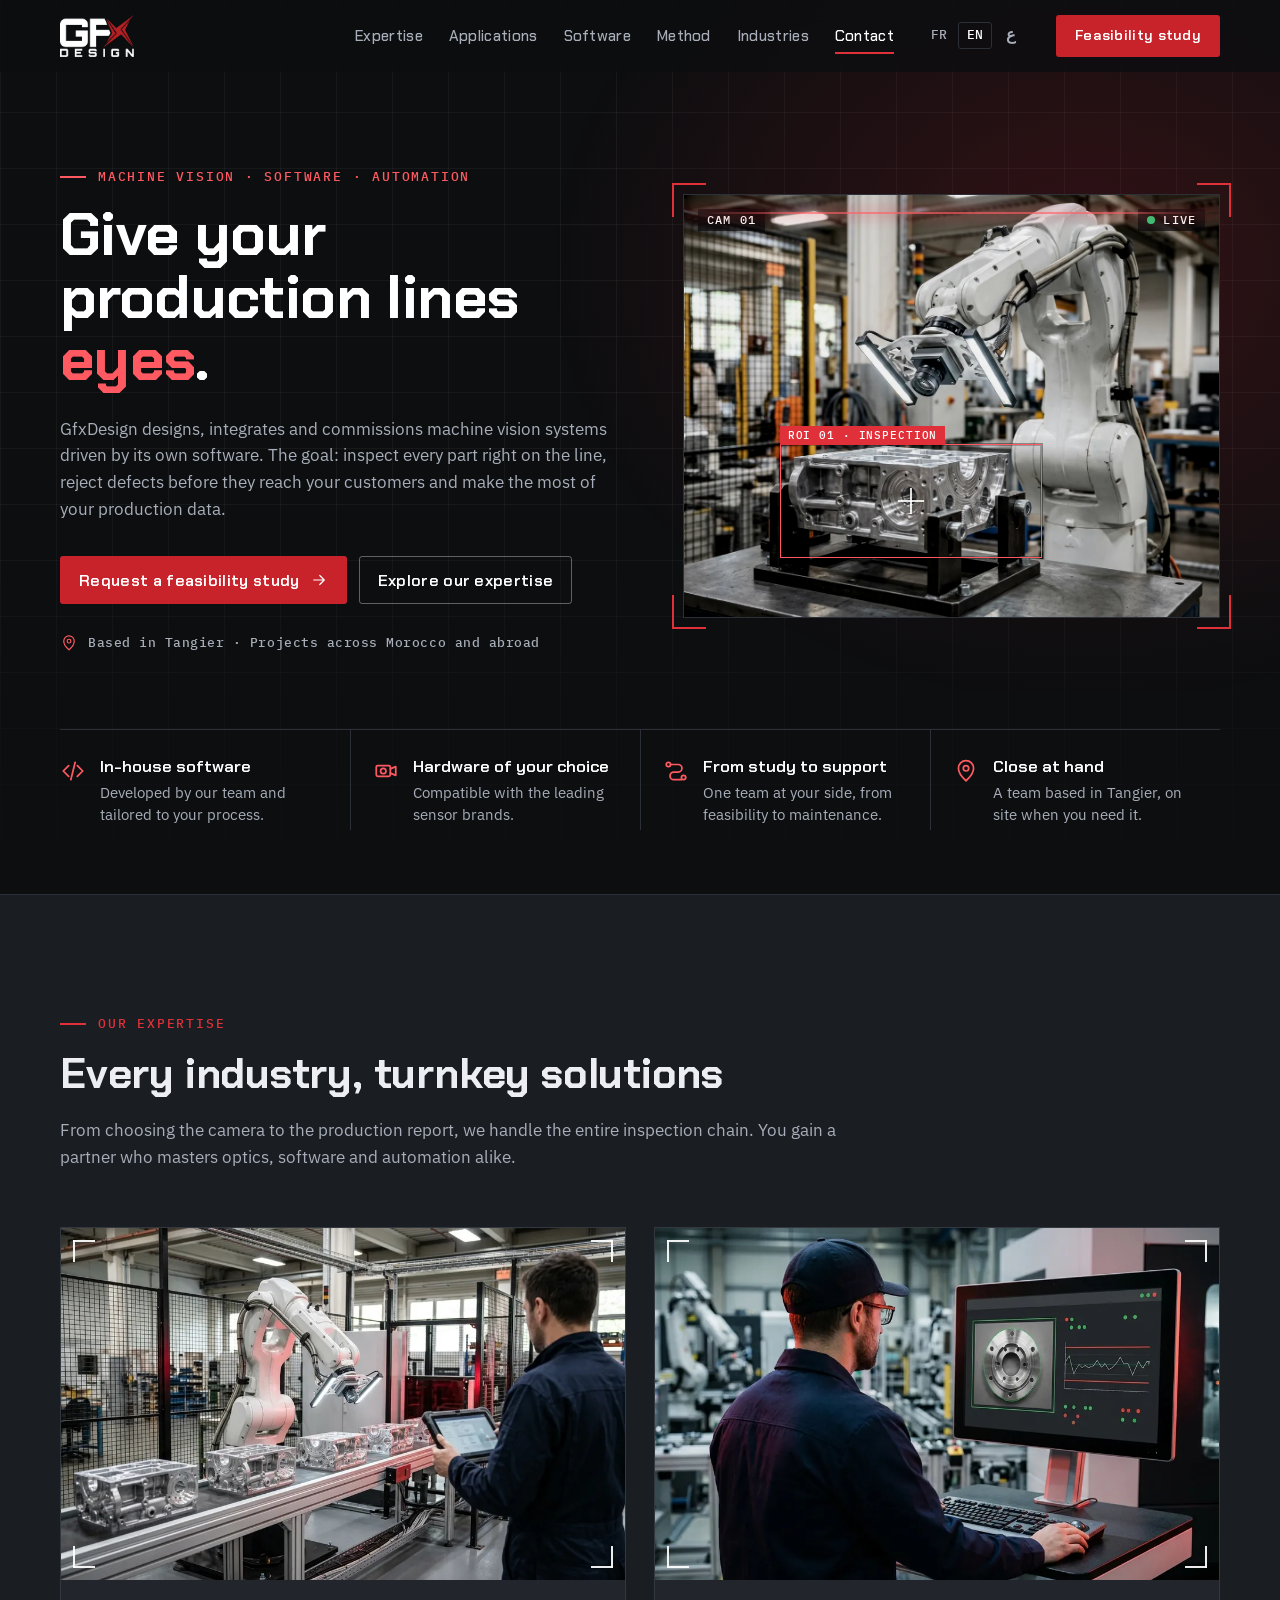
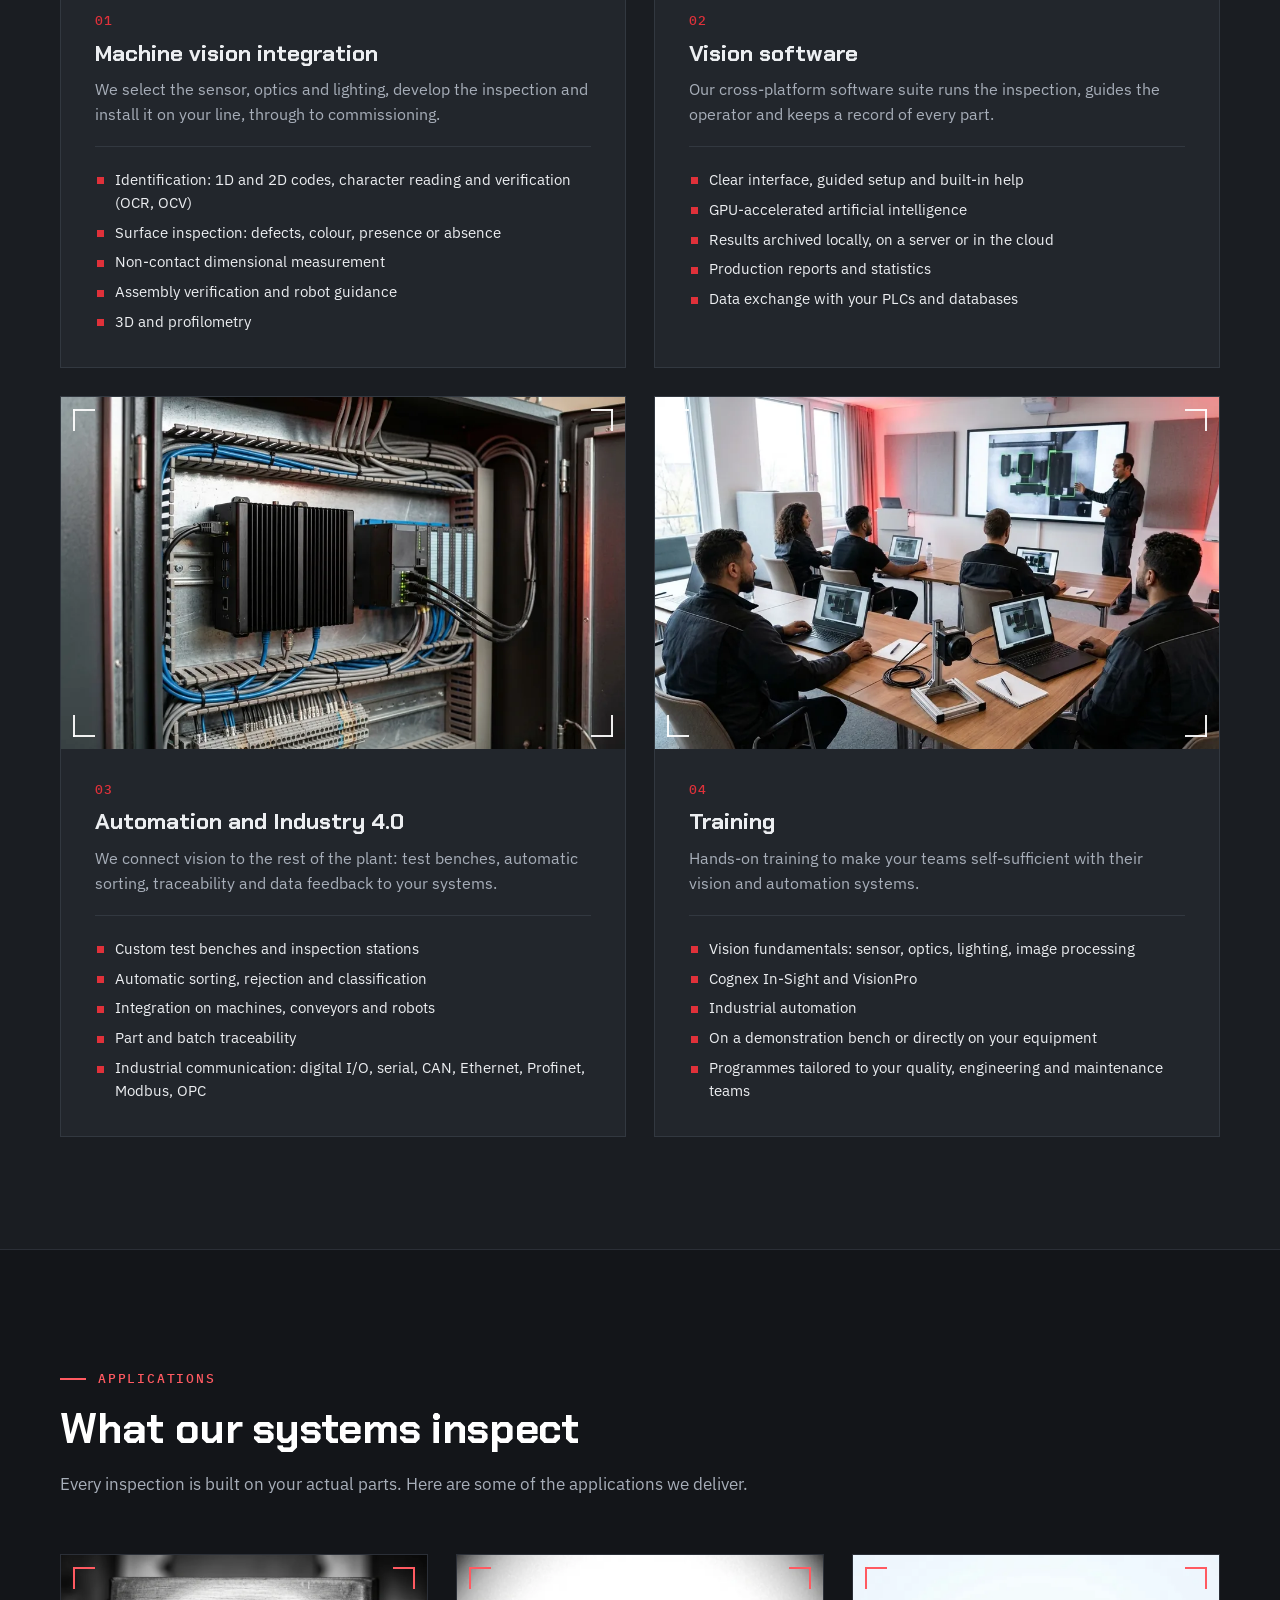
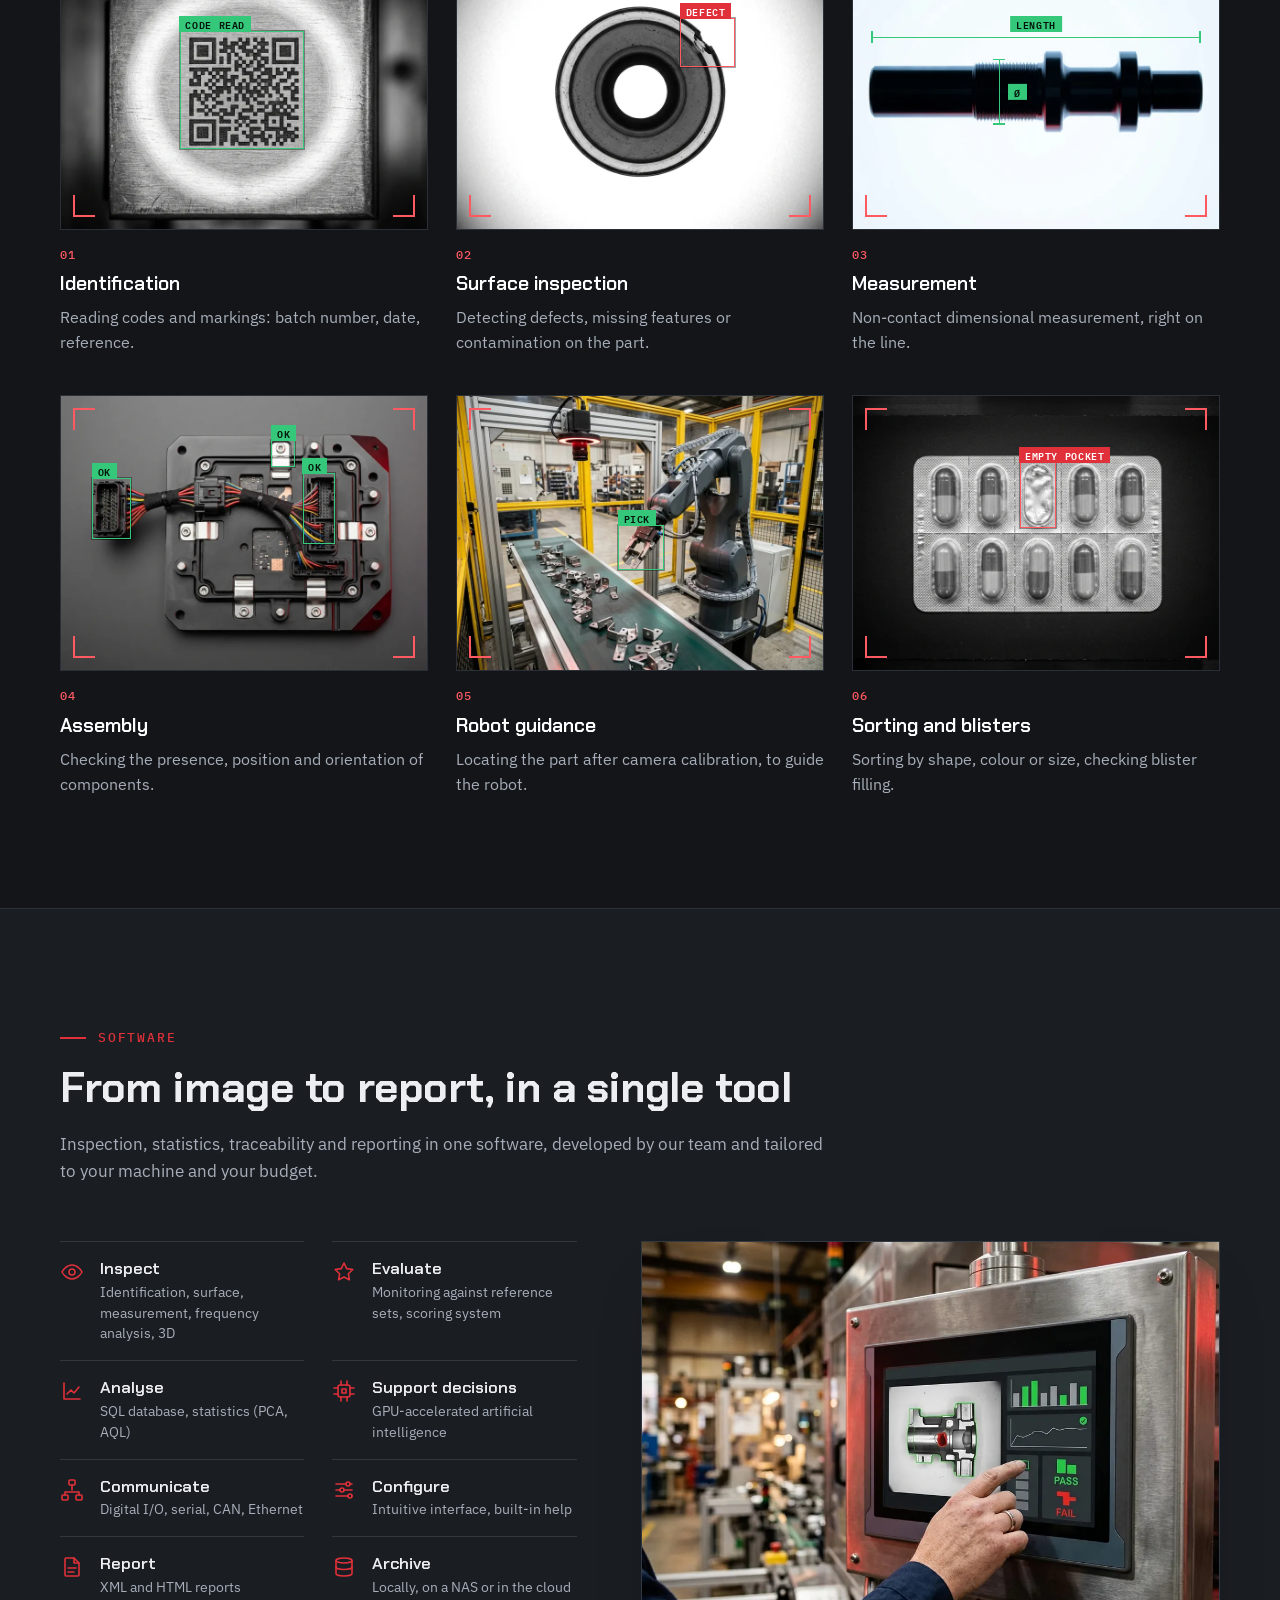
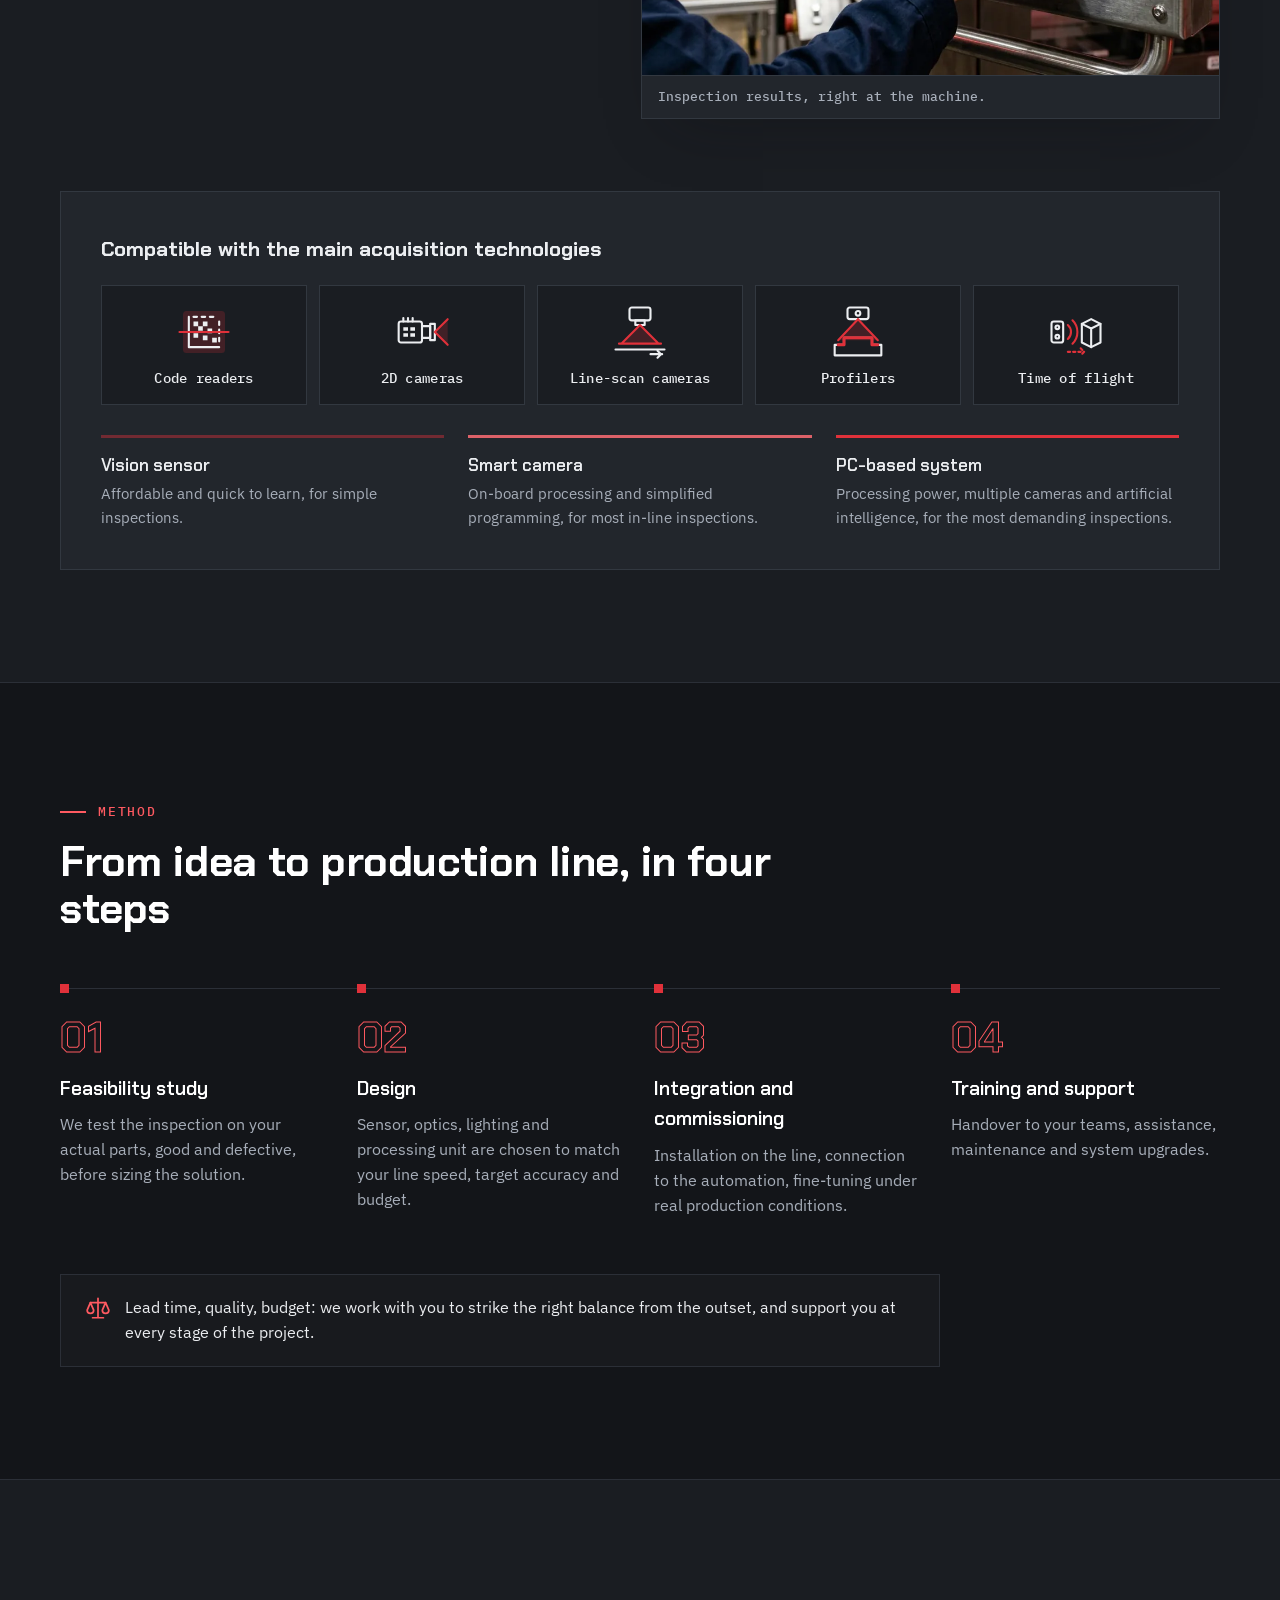
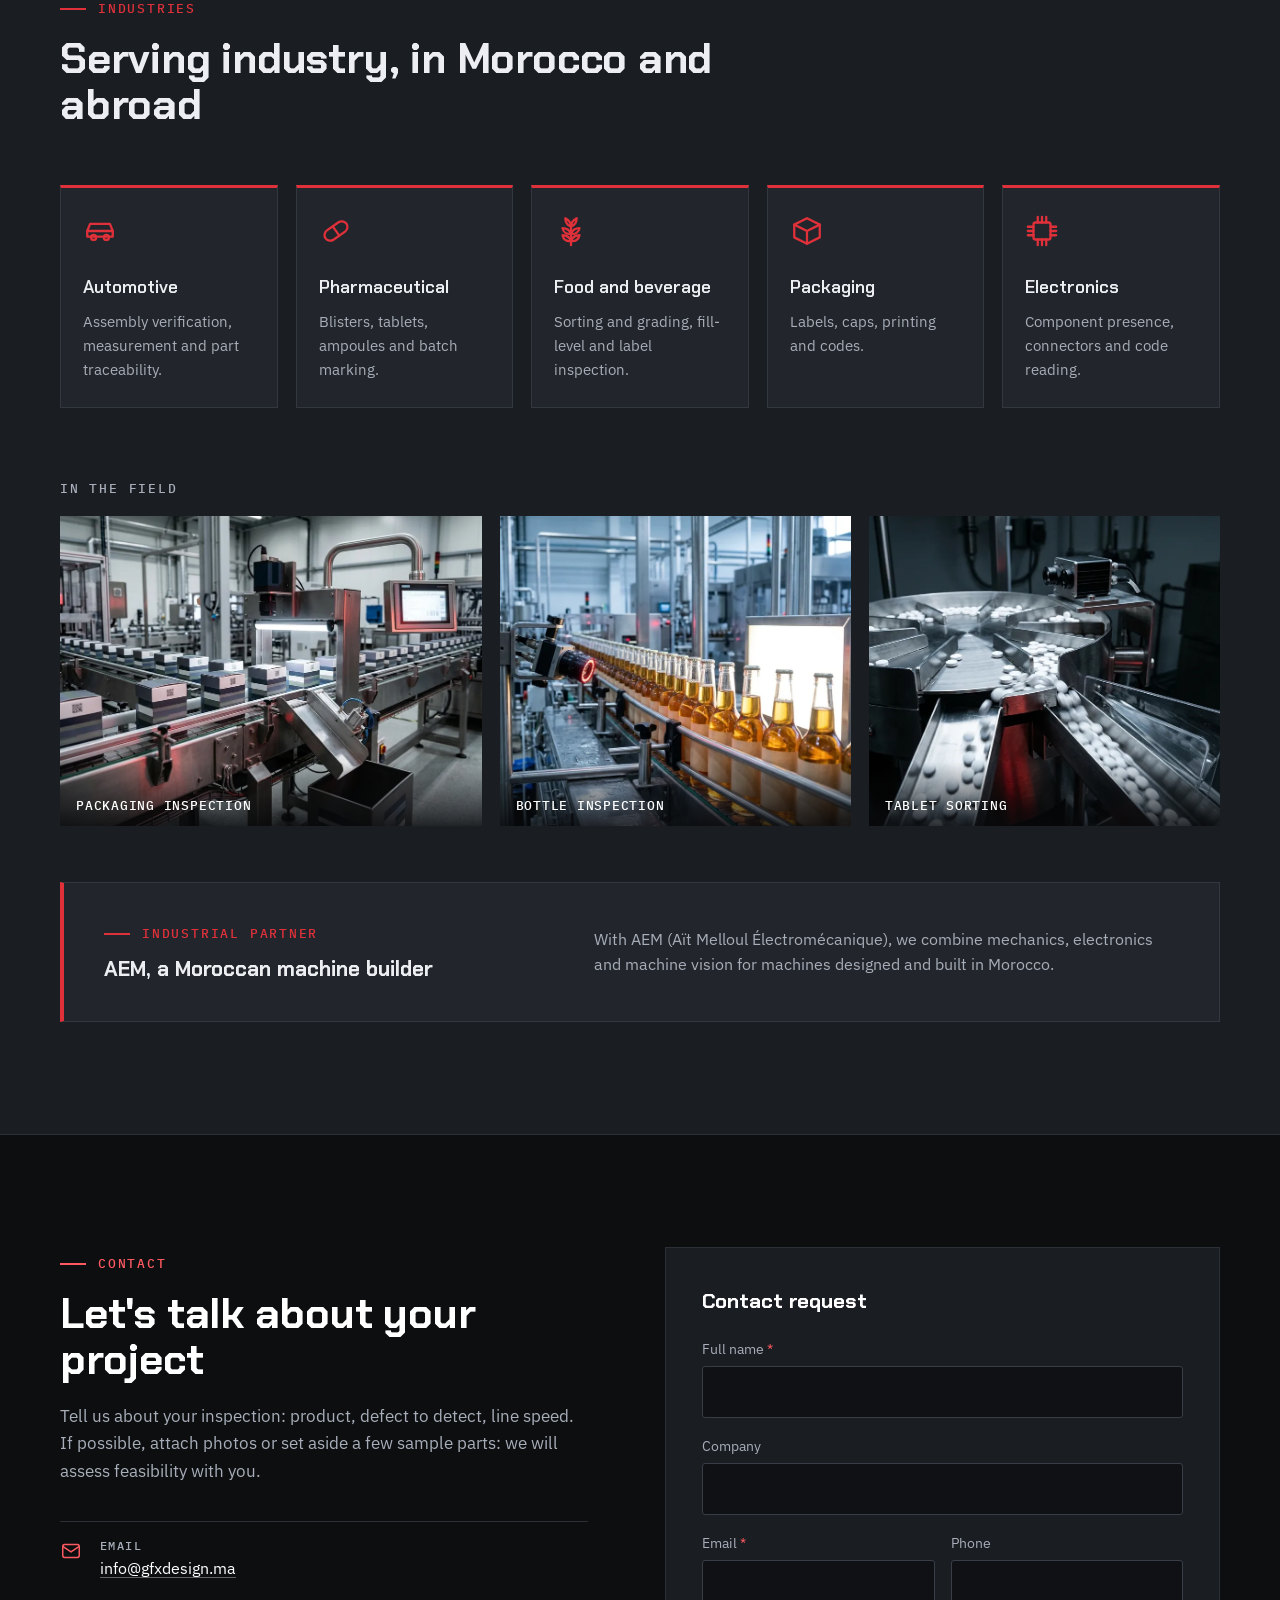
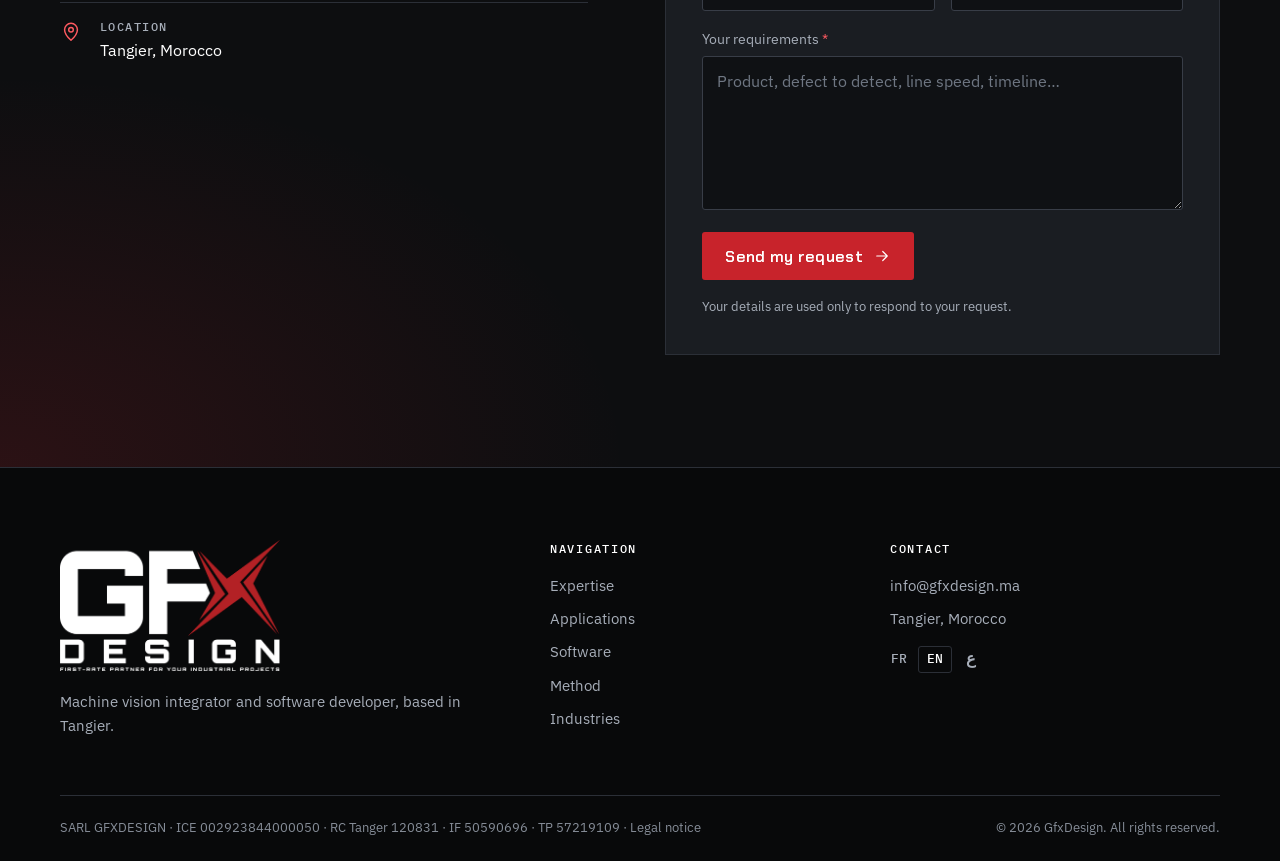
<file: en/index.html>
<!doctype html>
<html lang="en" dir="ltr">
<head>
<meta charset="utf-8">
<meta name="viewport" content="width=device-width, initial-scale=1">
<title>GfxDesign | Machine vision, software and automation in Tangier, Morocco</title>
<meta name="description" content="Machine vision integrator and software developer based in Tangier: camera-based quality inspection, in-house software, automation and training for manufacturers in Morocco and abroad.">
<link rel="canonical" href="https://gfxdesign.ma/en/">
<link rel="alternate" hreflang="fr" href="https://gfxdesign.ma/">
<link rel="alternate" hreflang="en" href="https://gfxdesign.ma/en/">
<link rel="alternate" hreflang="ar" href="https://gfxdesign.ma/ar/">
<link rel="alternate" hreflang="x-default" href="https://gfxdesign.ma/">
<meta name="theme-color" content="#0e0f11">
<meta property="og:type" content="website">
<meta property="og:site_name" content="GfxDesign">
<meta property="og:title" content="GfxDesign | Machine vision, software and automation in Tangier, Morocco">
<meta property="og:description" content="Machine vision integrator and software developer based in Tangier: camera-based quality inspection, in-house software, automation and training for manufacturers in Morocco and abroad.">
<meta property="og:url" content="https://gfxdesign.ma/en/">
<meta property="og:image" content="https://gfxdesign.ma/assets/img/partage.jpg">
<meta property="og:image:width" content="1200">
<meta property="og:image:height" content="630">
<meta property="og:locale" content="en_US">
<meta name="twitter:card" content="summary_large_image">
<link rel="icon" href="/favicon.ico" sizes="32x32">
<link rel="icon" href="/assets/img/icone-512.png" type="image/png" sizes="512x512">
<link rel="apple-touch-icon" href="/apple-touch-icon.png">
<link rel="preconnect" href="https://fonts.googleapis.com">
<link rel="preconnect" href="https://fonts.gstatic.com" crossorigin>
<link rel="stylesheet" href="https://fonts.googleapis.com/css2?family=Chakra+Petch:wght@500;600;700&amp;family=IBM+Plex+Mono:wght@500&amp;family=IBM+Plex+Sans:wght@400;500;600&amp;display=swap">
<link rel="stylesheet" href="/assets/css/style.css?v=15">
<link rel="preload" as="image" href="/assets/img/accueil-camera.webp">
<script type="application/ld+json">{"@context": "https://schema.org", "@type": "Organization", "name": "GfxDesign", "legalName": "SARL GFXDESIGN", "url": "https://gfxdesign.ma/en/", "logo": "https://gfxdesign.ma/assets/img/icone-512.png", "image": "https://gfxdesign.ma/assets/img/partage.jpg", "description": "Machine vision integrator and software developer based in Tangier: camera-based quality inspection, in-house software, automation and training for manufacturers in Morocco and abroad.", "slogan": "First-rate partner for your industrial projects", "email": "info@gfxdesign.ma", "address": {"@type": "PostalAddress", "addressLocality": "Tanger", "addressCountry": "MA"}, "areaServed": ["MA", "Africa", "Europe", "Middle East"], "knowsAbout": ["Machine vision", "Industrial automation", "Quality inspection", "Industry 4.0"]}</script>
</head>
<body>
<a class="saut" href="#contenu">Skip to content</a>

<header class="entete" data-entete>
  <div class="conteneur entete__barre">
    <a class="entete__logo" href="/en/" aria-label="GfxDesign">
      <img src="/assets/img/logo-blanc.png" alt="GfxDesign" width="140" height="79">
    </a>
    <nav class="nav" id="nav" aria-label="Navigation">
      <ul class="nav__liens">
        <li><a href="#metiers">Expertise</a></li>
        <li><a href="#applications">Applications</a></li>
        <li><a href="#logiciel">Software</a></li>
        <li><a href="#methode">Method</a></li>
        <li><a href="#secteurs">Industries</a></li>
        <li><a href="#contact">Contact</a></li>
      </ul>
      <div class="nav__langues" role="group" aria-label="Language"><a href="/" lang="fr" hreflang="fr" title="Français">FR</a><a href="/en/" lang="en" hreflang="en" title="English" aria-current="true">EN</a><a href="/ar/" lang="ar" hreflang="ar" title="العربية">ع</a></div>
      <a class="bouton bouton--rouge nav__cta" href="#contact">Feasibility study</a>
    </nav>
    <button class="entete__menu" type="button" aria-controls="nav" aria-expanded="false"
            data-ouvrir="Open menu" data-fermer="Close menu" aria-label="Open menu">
      <span></span><span></span><span></span>
    </button>
  </div>
</header>

<main id="contenu">

<!-- ACCUEIL -->
<section class="accueil" aria-labelledby="accueil-titre">
  <div class="accueil__trame" aria-hidden="true"></div>
  <div class="conteneur accueil__grille">
    <div class="accueil__texte">
      <p class="surtitre surtitre--clair">Machine vision · Software · Automation</p>
      <h1 id="accueil-titre">Give your production lines <em>eyes</em>.</h1>
      <p class="accueil__chapeau">GfxDesign designs, integrates and commissions machine vision systems driven by its own software. The goal: inspect every part right on the line, reject defects before they reach your customers and make the most of your production data.</p>
      <div class="accueil__actions">
        <a class="bouton bouton--rouge" href="#contact">Request a feasibility study <svg class="icone" viewBox="0 0 24 24" aria-hidden="true" focusable="false" fill="none" stroke="currentColor" stroke-width="1.6" stroke-linecap="round" stroke-linejoin="round"><path d="M5 12h14M13 6l6 6-6 6"/></svg></a>
        <a class="bouton bouton--contour" href="#metiers">Explore our expertise</a>
      </div>
      <p class="accueil__lieu"><svg class="icone" viewBox="0 0 24 24" aria-hidden="true" focusable="false" fill="none" stroke="currentColor" stroke-width="1.6" stroke-linecap="round" stroke-linejoin="round"><path d="M12 21s-7-6.2-7-11.5A7 7 0 0 1 19 9.5C19 14.8 12 21 12 21z"/><circle cx="12" cy="9.5" r="2.5"/></svg> Based in Tangier · Projects across Morocco and abroad</p>
    </div>
    <figure class="ecran-cam">
      <img src="/assets/img/accueil-camera.webp" alt="Robotic arm fitted with an industrial camera and two lights, above a machined part" width="1200" height="947" fetchpriority="high">
      <div class="ecran-cam__hud" aria-hidden="true">
        <span class="hud hud--hg">CAM 01</span>
        <span class="hud hud--hd"><i class="point-direct"></i>Live</span>
        <span class="roi"><span class="roi__etiquette">ROI 01 · Inspection</span></span>
        <span class="mire"></span>
        <span class="balayage"></span>
      </div>
    </figure>
  </div>
  <div class="conteneur">
    <ul class="atouts">
      <li><svg class="icone" viewBox="0 0 24 24" aria-hidden="true" focusable="false" fill="none" stroke="currentColor" stroke-width="1.6" stroke-linecap="round" stroke-linejoin="round"><path d="M8 7l-5 5 5 5M16 7l5 5-5 5M14 4l-4 16"/></svg><div><strong>In-house software</strong><span>Developed by our team and tailored to your process.</span></div></li>
      <li><svg class="icone" viewBox="0 0 24 24" aria-hidden="true" focusable="false" fill="none" stroke="currentColor" stroke-width="1.6" stroke-linecap="round" stroke-linejoin="round"><rect x="3" y="7" width="13" height="10" rx="1.5"/><path d="M16 10l5-2v8l-5-2"/><circle cx="9.5" cy="12" r="2.5"/></svg><div><strong>Hardware of your choice</strong><span>Compatible with the leading sensor brands.</span></div></li>
      <li><svg class="icone" viewBox="0 0 24 24" aria-hidden="true" focusable="false" fill="none" stroke="currentColor" stroke-width="1.6" stroke-linecap="round" stroke-linejoin="round"><circle cx="5" cy="6" r="2"/><circle cx="19" cy="18" r="2"/><path d="M7 6h7a3.5 3.5 0 0 1 0 7h-4a3.5 3.5 0 0 0 0 7h7"/></svg><div><strong>From study to support</strong><span>One team at your side, from feasibility to maintenance.</span></div></li>
      <li><svg class="icone" viewBox="0 0 24 24" aria-hidden="true" focusable="false" fill="none" stroke="currentColor" stroke-width="1.6" stroke-linecap="round" stroke-linejoin="round"><path d="M12 21s-7-6.2-7-11.5A7 7 0 0 1 19 9.5C19 14.8 12 21 12 21z"/><circle cx="12" cy="9.5" r="2.5"/></svg><div><strong>Close at hand</strong><span>A team based in Tangier, on site when you need it.</span></div></li>
    </ul>
  </div>
</section>

<!-- MÉTIERS -->
<section class="section section--claire" id="metiers" aria-labelledby="metiers-titre">
  <div class="conteneur">
    <header class="section__tete">
      <p class="surtitre">Our expertise</p>
      <h2 id="metiers-titre">Every industry, turnkey solutions</h2>
      <p class="section__intro">From choosing the camera to the production report, we handle the entire inspection chain. You gain a partner who masters optics, software and automation alike.</p>
    </header>
    <div class="metiers">
      <article class="metier">
        <div class="metier__image viseur"><img src="/assets/img/robot-camera.webp" alt="Robotic vision inspection cell; a technician checks the settings on a tablet" width="960" height="600" loading="lazy"></div>
        <div class="metier__corps">
          <span class="metier__num">01</span>
          <h3>Machine vision integration</h3>
          <p>We select the sensor, optics and lighting, develop the inspection and install it on your line, through to commissioning.</p>
          <ul class="puces"><li>Identification: 1D and 2D codes, character reading and verification (OCR, OCV)</li><li>Surface inspection: defects, colour, presence or absence</li><li>Non-contact dimensional measurement</li><li>Assembly verification and robot guidance</li><li>3D and profilometry</li></ul>
        </div>
      </article>
      <article class="metier">
        <div class="metier__image viseur"><img src="/assets/img/logiciel-suivi.webp" alt="Quality engineer at the monitoring screen: image of the inspected part and a measurement trend between two limits" width="960" height="600" loading="lazy"></div>
        <div class="metier__corps">
          <span class="metier__num">02</span>
          <h3>Vision software</h3>
          <p>Our cross-platform software suite runs the inspection, guides the operator and keeps a record of every part.</p>
          <ul class="puces"><li>Clear interface, guided setup and built-in help</li><li>GPU-accelerated artificial intelligence</li><li>Results archived locally, on a server or in the cloud</li><li>Production reports and statistics</li><li>Data exchange with your PLCs and databases</li></ul>
        </div>
      </article>
      <article class="metier">
        <div class="metier__image viseur"><img src="/assets/img/armoire.webp" alt="Control cabinet: industrial PC, PLC and I/O modules" width="960" height="600" loading="lazy"></div>
        <div class="metier__corps">
          <span class="metier__num">03</span>
          <h3>Automation and Industry 4.0</h3>
          <p>We connect vision to the rest of the plant: test benches, automatic sorting, traceability and data feedback to your systems.</p>
          <ul class="puces"><li>Custom test benches and inspection stations</li><li>Automatic sorting, rejection and classification</li><li>Integration on machines, conveyors and robots</li><li>Part and batch traceability</li><li>Industrial communication: digital I/O, serial, CAN, Ethernet, Profinet, Modbus, OPC</li></ul>
        </div>
      </article>
      <article class="metier">
        <div class="metier__image viseur"><img src="/assets/img/formation.webp" alt="Training room: a trainer explains a camera image on screen while trainees follow on their laptops" width="960" height="600" loading="lazy"></div>
        <div class="metier__corps">
          <span class="metier__num">04</span>
          <h3>Training</h3>
          <p>Hands-on training to make your teams self-sufficient with their vision and automation systems.</p>
          <ul class="puces"><li>Vision fundamentals: sensor, optics, lighting, image processing</li><li>Cognex In-Sight and VisionPro</li><li>Industrial automation</li><li>On a demonstration bench or directly on your equipment</li><li>Programmes tailored to your quality, engineering and maintenance teams</li></ul>
        </div>
      </article>
    </div>
  </div>
</section>

<!-- APPLICATIONS -->
<section class="section section--sombre" id="applications" aria-labelledby="app-titre">
  <div class="conteneur">
    <header class="section__tete">
      <p class="surtitre surtitre--clair">Applications</p>
      <h2 id="app-titre">What our systems inspect</h2>
      <p class="section__intro">Every inspection is built on your actual parts. Here are some of the applications we deliver.</p>
    </header>
    <ul class="apps">
      <li class="app"><figure class="viseur viseur--rouge"><img src="/assets/img/app-identification.webp" alt="2D code etched on an aluminium part, under a ring light" width="800" height="600" loading="lazy"><span class="reperes" aria-hidden="true"><span class="repere" style="left:32.5%;top:28%;width:34%;height:43%"><b>Code read</b></span></span></figure>
        <span class="app__num">01</span><h3>Identification</h3><p>Reading codes and markings: batch number, date, reference.</p></li>
      <li class="app"><figure class="viseur viseur--rouge"><img src="/assets/img/app-aspect.webp" alt="Seal seen under backlight, with a chip on its outer edge" width="800" height="600" loading="lazy"><span class="reperes" aria-hidden="true"><span class="repere repere--ko" style="left:61%;top:23%;width:15%;height:18%"><b>Defect</b></span></span></figure>
        <span class="app__num">02</span><h3>Surface inspection</h3><p>Detecting defects, missing features or contamination on the part.</p></li>
      <li class="app"><figure class="viseur viseur--rouge"><img src="/assets/img/app-mesure.webp" alt="Silhouette of a machined, threaded shaft, backlit for measurement" width="800" height="600" loading="lazy"><span class="reperes" aria-hidden="true"><span class="cote" style="left:5%;top:30%;width:90%"><b>Length</b></span><span class="cote cote--v" style="left:40%;top:38%;height:24%"><b>Ø</b></span></span></figure>
        <span class="app__num">03</span><h3>Measurement</h3><p>Non-contact dimensional measurement, right on the line.</p></li>
      <li class="app"><figure class="viseur viseur--rouge"><img src="/assets/img/app-assemblage.webp" alt="Electronic sub-assembly with connectors, clips and wiring harness, seen from above" width="800" height="600" loading="lazy"><span class="reperes" aria-hidden="true"><span class="repere" style="left:8.5%;top:30%;width:10.5%;height:22%"><b>OK</b></span><span class="repere" style="left:66%;top:28%;width:9%;height:26%"><b>OK</b></span><span class="repere" style="left:57.5%;top:16%;width:6.5%;height:10%"><b>OK</b></span></span></figure>
        <span class="app__num">04</span><h3>Assembly</h3><p>Checking the presence, position and orientation of components.</p></li>
      <li class="app"><figure class="viseur viseur--rouge"><img src="/assets/img/app-etalonnage.webp" alt="Robot with a gripper picking randomly placed parts from a conveyor, located by a fixed overhead camera" width="800" height="600" loading="lazy"><span class="reperes" aria-hidden="true"><span class="repere" style="left:44%;top:47%;width:12.5%;height:16.5%"><b>Pick</b></span></span></figure>
        <span class="app__num">05</span><h3>Robot guidance</h3><p>Locating the part after camera calibration, to guide the robot.</p></li>
      <li class="app"><figure class="viseur viseur--rouge"><img src="/assets/img/app-blister.webp" alt="Camera view of a capsule blister, with one empty pocket" width="800" height="600" loading="lazy"><span class="reperes" aria-hidden="true"><span class="repere repere--ko" style="left:45.5%;top:24%;width:10%;height:24%"><b>Empty pocket</b></span></span></figure>
        <span class="app__num">06</span><h3>Sorting and blisters</h3><p>Sorting by shape, colour or size, checking blister filling.</p></li>
    </ul>
  </div>
</section>

<!-- LOGICIEL -->
<section class="section section--claire" id="logiciel" aria-labelledby="log-titre">
  <div class="conteneur">
    <header class="section__tete">
      <p class="surtitre">Software</p>
      <h2 id="log-titre">From image to report, in a single tool</h2>
      <p class="section__intro">Inspection, statistics, traceability and reporting in one software, developed by our team and tailored to your machine and your budget.</p>
    </header>
    <div class="logiciel">
      <ul class="fonctions">
        <li><svg class="icone" viewBox="0 0 24 24" aria-hidden="true" focusable="false" fill="none" stroke="currentColor" stroke-width="1.6" stroke-linecap="round" stroke-linejoin="round"><path d="M2 12s3.6-7 10-7 10 7 10 7-3.6 7-10 7S2 12 2 12z"/><circle cx="12" cy="12" r="3"/></svg><strong>Inspect</strong><span>Identification, surface, measurement, frequency analysis, 3D</span></li>
        <li><svg class="icone" viewBox="0 0 24 24" aria-hidden="true" focusable="false" fill="none" stroke="currentColor" stroke-width="1.6" stroke-linecap="round" stroke-linejoin="round"><path d="M12 3l2.7 5.6 6.1.9-4.4 4.3 1 6.1L12 17l-5.4 2.9 1-6.1L3.2 9.5l6.1-.9z"/></svg><strong>Evaluate</strong><span>Monitoring against reference sets, scoring system</span></li>
        <li><svg class="icone" viewBox="0 0 24 24" aria-hidden="true" focusable="false" fill="none" stroke="currentColor" stroke-width="1.6" stroke-linecap="round" stroke-linejoin="round"><path d="M4 20V4M4 20h16"/><path d="M7 15l4-4 3 3 5-6"/></svg><strong>Analyse</strong><span>SQL database, statistics (PCA, AQL)</span></li>
        <li><svg class="icone" viewBox="0 0 24 24" aria-hidden="true" focusable="false" fill="none" stroke="currentColor" stroke-width="1.6" stroke-linecap="round" stroke-linejoin="round"><rect x="6" y="6" width="12" height="12" rx="2"/><path d="M9 2v4M15 2v4M9 18v4M15 18v4M2 9h4M2 15h4M18 9h4M18 15h4"/><path d="M10 10h4v4h-4z"/></svg><strong>Support decisions</strong><span>GPU-accelerated artificial intelligence</span></li>
        <li><svg class="icone" viewBox="0 0 24 24" aria-hidden="true" focusable="false" fill="none" stroke="currentColor" stroke-width="1.6" stroke-linecap="round" stroke-linejoin="round"><rect x="9" y="2" width="6" height="5" rx="1"/><rect x="2" y="17" width="6" height="5" rx="1"/><rect x="16" y="17" width="6" height="5" rx="1"/><path d="M12 7v5M5 17v-3h14v3"/></svg><strong>Communicate</strong><span>Digital I/O, serial, CAN, Ethernet</span></li>
        <li><svg class="icone" viewBox="0 0 24 24" aria-hidden="true" focusable="false" fill="none" stroke="currentColor" stroke-width="1.6" stroke-linecap="round" stroke-linejoin="round"><path d="M4 6h10M18 6h2M4 12h4M12 12h8M4 18h12M20 18h0"/><circle cx="16" cy="6" r="2"/><circle cx="10" cy="12" r="2"/><circle cx="18" cy="18" r="2"/></svg><strong>Configure</strong><span>Intuitive interface, built-in help</span></li>
        <li><svg class="icone" viewBox="0 0 24 24" aria-hidden="true" focusable="false" fill="none" stroke="currentColor" stroke-width="1.6" stroke-linecap="round" stroke-linejoin="round"><path d="M14 3H6a1 1 0 0 0-1 1v16a1 1 0 0 0 1 1h12a1 1 0 0 0 1-1V8z"/><path d="M14 3v5h5M8 13h8M8 17h6"/></svg><strong>Report</strong><span>XML and HTML reports</span></li>
        <li><svg class="icone" viewBox="0 0 24 24" aria-hidden="true" focusable="false" fill="none" stroke="currentColor" stroke-width="1.6" stroke-linecap="round" stroke-linejoin="round"><ellipse cx="12" cy="5.5" rx="8" ry="2.5"/><path d="M4 5.5v13c0 1.4 3.6 2.5 8 2.5s8-1.1 8-2.5v-13"/><path d="M4 12c0 1.4 3.6 2.5 8 2.5s8-1.1 8-2.5"/></svg><strong>Archive</strong><span>Locally, on a NAS or in the cloud</span></li>
      </ul>
      <figure class="fenetre">
        <img src="/assets/img/logiciel-ecran.webp" alt="Operator touching the screen of a vision station: camera image with a flagged defect, statistics and pass or fail counters" width="1024" height="768" loading="lazy">
        <figcaption>Inspection results, right at the machine.</figcaption>
      </figure>
    </div>
    <div class="materiel">
      <h3>Compatible with the main acquisition technologies</h3>
      <ul class="technos"><li><svg class="picto" viewBox="0 0 48 48" aria-hidden="true" focusable="false" fill="none" stroke="currentColor" stroke-width="1.8" stroke-linecap="round" stroke-linejoin="round"><rect class="t-rf" x="6" y="6" width="36" height="36" rx="3" stroke="none"/><path d="M11 11v26h26"/><path d="M15 11h3M22 11h3M29 11h3M37 15v3M37 22v3M37 29v3"/><path class="t-f" stroke="none" d="M15 15h4v4h-4zM23 15h4v4h-4zM19 19h4v4h-4zM27 21h4v4h-4zM15 25h4v4h-4zM23 27h4v4h-4zM31 29h4v4h-4z"/><path class="t-r" d="M3 24h42"/></svg><span>Code readers</span></li><li><svg class="picto" viewBox="0 0 48 48" aria-hidden="true" focusable="false" fill="none" stroke="currentColor" stroke-width="1.8" stroke-linecap="round" stroke-linejoin="round"><rect x="4" y="15" width="20" height="18" rx="2"/><path d="M24 19h7v10h-7"/><path d="M31 17h4v14h-4z"/><path d="M8 15v-3M12 15v-3M16 15v-3"/><path class="t-rf" stroke="none" d="M35 24L46 13v22z"/><path class="t-r" d="M35 24L46 13M35 24l11 11"/><path class="t-f" stroke="none" d="M8 20h4v3H8zM14 20h4v3h-4zM8 25h4v3H8zM14 25h4v3h-4z"/></svg><span>2D cameras</span></li><li><svg class="picto" viewBox="0 0 48 48" aria-hidden="true" focusable="false" fill="none" stroke="currentColor" stroke-width="1.8" stroke-linecap="round" stroke-linejoin="round"><rect x="15" y="3" width="18" height="11" rx="2"/><path d="M20 14h8v4h-8z"/><path class="t-rf" stroke="none" d="M24 18L8 34h32z"/><path class="t-r" d="M24 18L8 34M24 18l16 16M6 34h36"/><path d="M3 39h42"/><path d="M33 43h10M39 40l3 3-3 3"/></svg><span>Line-scan cameras</span></li><li><svg class="picto" viewBox="0 0 48 48" aria-hidden="true" focusable="false" fill="none" stroke="currentColor" stroke-width="1.8" stroke-linecap="round" stroke-linejoin="round"><rect x="15" y="3" width="18" height="10" rx="2"/><circle cx="24" cy="8" r="2"/><path class="t-rf" stroke="none" d="M24 13L7 31h34z"/><path class="t-r" d="M24 13L7 31M24 13l17 18"/><path d="M4 44V35h8v-6h24v6h8v9z"/><path class="t-r" d="M7 35h5v-6h24v6h5" stroke-width="2.6"/></svg><span>Profilers</span></li><li><svg class="picto" viewBox="0 0 48 48" aria-hidden="true" focusable="false" fill="none" stroke="currentColor" stroke-width="1.8" stroke-linecap="round" stroke-linejoin="round"><rect x="3" y="15" width="10" height="18" rx="2"/><circle cx="8" cy="20" r="1.6"/><circle cx="8" cy="28" r="1.6"/><path class="t-r" d="M17 18a8 8 0 0 1 0 12M21 14a14 14 0 0 1 0 20"/><path d="M29 17l8-4 8 4v16l-8 4-8-4z"/><path d="M29 17l8 4 8-4M37 21v16"/><path class="t-r" d="M17 41h14M28 38l3 3-3 3" stroke-dasharray="2 2.5"/></svg><span>Time of flight</span></li></ul>
      <ol class="gammes">
        <li><strong>Vision sensor</strong><span>Affordable and quick to learn, for simple inspections.</span></li>
        <li><strong>Smart camera</strong><span>On-board processing and simplified programming, for most in-line inspections.</span></li>
        <li><strong>PC-based system</strong><span>Processing power, multiple cameras and artificial intelligence, for the most demanding inspections.</span></li>
      </ol>
    </div>
  </div>
</section>

<!-- MÉTHODE -->
<section class="section section--sombre" id="methode" aria-labelledby="meth-titre">
  <div class="conteneur">
    <header class="section__tete">
      <p class="surtitre surtitre--clair">Method</p>
      <h2 id="meth-titre">From idea to production line, in four steps</h2>
    </header>
    <ol class="etapes">
      <li><span class="etape__num">01</span><h3>Feasibility study</h3><p>We test the inspection on your actual parts, good and defective, before sizing the solution.</p></li>
      <li><span class="etape__num">02</span><h3>Design</h3><p>Sensor, optics, lighting and processing unit are chosen to match your line speed, target accuracy and budget.</p></li>
      <li><span class="etape__num">03</span><h3>Integration and commissioning</h3><p>Installation on the line, connection to the automation, fine-tuning under real production conditions.</p></li>
      <li><span class="etape__num">04</span><h3>Training and support</h3><p>Handover to your teams, assistance, maintenance and system upgrades.</p></li>
    </ol>
    <p class="etapes__note"><svg class="icone" viewBox="0 0 24 24" aria-hidden="true" focusable="false" fill="none" stroke="currentColor" stroke-width="1.6" stroke-linecap="round" stroke-linejoin="round"><path d="M12 3v18M7 21h10M5 7h14"/><path d="M5 7l-3 7a3 3 0 0 0 6 0zM19 7l-3 7a3 3 0 0 0 6 0z"/></svg> Lead time, quality, budget: we work with you to strike the right balance from the outset, and support you at every stage of the project.</p>
  </div>
</section>

<!-- SECTEURS -->
<section class="section section--claire" id="secteurs" aria-labelledby="sect-titre">
  <div class="conteneur">
    <header class="section__tete">
      <p class="surtitre">Industries</p>
      <h2 id="sect-titre">Serving industry, in Morocco and abroad</h2>
    </header>
    <ul class="secteurs">
      <li><svg class="icone" viewBox="0 0 24 24" aria-hidden="true" focusable="false" fill="none" stroke="currentColor" stroke-width="1.6" stroke-linecap="round" stroke-linejoin="round"><path d="M3 16v-4l2-5h14l2 5v4z"/><path d="M3 12h18"/><circle cx="7.5" cy="16.5" r="1.8"/><circle cx="16.5" cy="16.5" r="1.8"/></svg><h3>Automotive</h3><p>Assembly verification, measurement and part traceability.</p></li>
      <li><svg class="icone" viewBox="0 0 24 24" aria-hidden="true" focusable="false" fill="none" stroke="currentColor" stroke-width="1.6" stroke-linecap="round" stroke-linejoin="round"><rect x="3" y="8" width="18" height="8" rx="4" transform="rotate(-35 12 12)"/><path d="M9.7 8.7l4.6 6.6"/></svg><h3>Pharmaceutical</h3><p>Blisters, tablets, ampoules and batch marking.</p></li>
      <li><svg class="icone" viewBox="0 0 24 24" aria-hidden="true" focusable="false" fill="none" stroke="currentColor" stroke-width="1.6" stroke-linecap="round" stroke-linejoin="round"><path d="M12 22V9"/><path d="M12 9c0-3 2-5 4-6 0 3-1.5 5-4 6zM12 9c0-3-2-5-4-6 0 3 1.5 5 4 6zM12 14c1-2.5 3-4 6-4-.5 3-3 4.5-6 4zM12 14c-1-2.5-3-4-6-4 .5 3 3 4.5 6 4zM12 19c1-2.5 3-4 6-4-.5 3-3 4.5-6 4zM12 19c-1-2.5-3-4-6-4 .5 3 3 4.5 6 4z"/></svg><h3>Food and beverage</h3><p>Sorting and grading, fill-level and label inspection.</p></li>
      <li><svg class="icone" viewBox="0 0 24 24" aria-hidden="true" focusable="false" fill="none" stroke="currentColor" stroke-width="1.6" stroke-linecap="round" stroke-linejoin="round"><path d="M3 7.5L12 3l9 4.5v9L12 21l-9-4.5z"/><path d="M3 7.5l9 4.5 9-4.5M12 12v9"/></svg><h3>Packaging</h3><p>Labels, caps, printing and codes.</p></li>
      <li><svg class="icone" viewBox="0 0 24 24" aria-hidden="true" focusable="false" fill="none" stroke="currentColor" stroke-width="1.6" stroke-linecap="round" stroke-linejoin="round"><rect x="6" y="6" width="12" height="12" rx="1.5"/><path d="M9 2v4M12 2v4M15 2v4M9 18v4M12 18v4M15 18v4M2 9h4M2 12h4M2 15h4M18 9h4M18 12h4M18 15h4"/></svg><h3>Electronics</h3><p>Component presence, connectors and code reading.</p></li>
    </ul>
    <h3 class="terrain__titre">In the field</h3>
    <div class="terrain">
      <figure><img src="/assets/img/emballage.webp" alt="Packaging line: printed cartons passing a vision station that checks print and codes" width="900" height="675" loading="lazy"><figcaption>Packaging inspection</figcaption></figure>
      <figure><img src="/assets/img/bouteilles.webp" alt="Glass bottles on a conveyor between a camera and a backlight panel, checking fill level and caps" width="900" height="675" loading="lazy"><figcaption>Bottle inspection</figcaption></figure>
      <figure><img src="/assets/img/tri-comprimes.webp" alt="Rotary tablet feeder leading to sorting chutes, under a camera" width="900" height="675" loading="lazy"><figcaption>Tablet sorting</figcaption></figure>
    </div>
    <aside class="partenaire">
      <div>
        <p class="surtitre">Industrial partner</p>
        <h3>AEM, a Moroccan machine builder</h3>
      </div>
      <p class="partenaire__texte">With AEM (Aït Melloul Électromécanique), we combine mechanics, electronics and machine vision for machines designed and built in Morocco.</p>
    </aside>
  </div>
</section>

<!-- CONTACT -->
<section class="section section--contact" id="contact" aria-labelledby="contact-titre">
  <div class="conteneur contact">
    <div class="contact__infos">
      <p class="surtitre surtitre--clair">Contact</p>
      <h2 id="contact-titre">Let&#x27;s talk about your project</h2>
      <p class="section__intro">Tell us about your inspection: product, defect to detect, line speed. If possible, attach photos or set aside a few sample parts: we will assess feasibility with you.</p>
      <dl class="coordonnees">
        <div><svg class="icone" viewBox="0 0 24 24" aria-hidden="true" focusable="false" fill="none" stroke="currentColor" stroke-width="1.6" stroke-linecap="round" stroke-linejoin="round"><rect x="3" y="5" width="18" height="14" rx="2"/><path d="M3 7l9 6 9-6"/></svg><dt>Email</dt><dd><a href="mailto:info@gfxdesign.ma">info@gfxdesign.ma</a></dd></div>
        <div><svg class="icone" viewBox="0 0 24 24" aria-hidden="true" focusable="false" fill="none" stroke="currentColor" stroke-width="1.6" stroke-linecap="round" stroke-linejoin="round"><path d="M12 21s-7-6.2-7-11.5A7 7 0 0 1 19 9.5C19 14.8 12 21 12 21z"/><circle cx="12" cy="9.5" r="2.5"/></svg><dt>Location</dt><dd>Tangier, Morocco</dd></div>
      </dl>
    </div>
    <form class="formulaire" data-formulaire data-adresse="" data-langue="en" novalidate
          data-msg-ok="Thank you, your request has been sent. We will get back to you shortly." data-msg-erreur="Sending failed. Email us at info@gfxdesign.ma." data-msg-champs="Please fill in the required fields with a valid email address."
          data-msg-envoi="Sending…" data-sujet="Contact request from gfxdesign.ma">
      <h3>Contact request</h3>
      <div class="champ"><label for="f-nom">Full name <abbr title="required">*</abbr></label>
        <input id="f-nom" name="nom" autocomplete="name" required maxlength="120"></div>
      <div class="champ"><label for="f-societe">Company</label>
        <input id="f-societe" name="societe" autocomplete="organization" maxlength="120"></div>
      <div class="champ champ--demi"><label for="f-email">Email <abbr title="required">*</abbr></label>
        <input id="f-email" name="email" type="email" autocomplete="email" required maxlength="160" dir="ltr"></div>
      <div class="champ champ--demi"><label for="f-tel">Phone</label>
        <input id="f-tel" name="tel" type="tel" autocomplete="tel" maxlength="40" dir="ltr"></div>
      <div class="champ"><label for="f-message">Your requirements <abbr title="required">*</abbr></label>
        <textarea id="f-message" name="message" rows="5" required maxlength="4000" placeholder="Product, defect to detect, line speed, timeline…"></textarea></div>
      <div class="champ-piege" aria-hidden="true"><label for="f-site">Site</label><input id="f-site" name="site" tabindex="-1" autocomplete="off"></div>
      <button class="bouton bouton--rouge" type="submit">Send my request <svg class="icone" viewBox="0 0 24 24" aria-hidden="true" focusable="false" fill="none" stroke="currentColor" stroke-width="1.6" stroke-linecap="round" stroke-linejoin="round"><path d="M5 12h14M13 6l6 6-6 6"/></svg></button>
      <p class="formulaire__note">Your details are used only to respond to your request.</p>
      <p class="formulaire__retour" role="status" aria-live="polite"></p>
    </form>
  </div>
</section>

</main>

<footer class="pied">
  <div class="conteneur pied__grille">
    <div class="pied__marque">
      <img src="/assets/img/logo-blanc-devise.png" alt="GfxDesign — First-rate partner for your industrial projects" width="260" height="155" loading="lazy">
      <p>Machine vision integrator and software developer, based in Tangier.</p>
    </div>
    <nav aria-label="Navigation">
      <h2>Navigation</h2>
      <ul>
        <li><a href="#metiers">Expertise</a></li>
        <li><a href="#applications">Applications</a></li>
        <li><a href="#logiciel">Software</a></li>
        <li><a href="#methode">Method</a></li>
        <li><a href="#secteurs">Industries</a></li>
      </ul>
    </nav>
    <div>
      <h2>Contact</h2>
      <ul>
        <li><a href="mailto:info@gfxdesign.ma">info@gfxdesign.ma</a></li>
        <li>Tangier, Morocco</li>
      </ul>
      <div class="pied__langues"><a href="/" lang="fr" hreflang="fr" title="Français">FR</a><a href="/en/" lang="en" hreflang="en" title="English" aria-current="true">EN</a><a href="/ar/" lang="ar" hreflang="ar" title="العربية">ع</a></div>
    </div>
  </div>
  <div class="conteneur">
    <div class="pied__bas">
      <p>SARL GFXDESIGN · ICE 002923844000050 · RC Tanger 120831 · IF 50590696 · TP 57219109 · <a href="/en/legal-notice/">Legal notice</a></p>
      <p>© 2026 GfxDesign. All rights reserved.</p>
    </div>
  </div>
</footer>

<script src="/assets/js/site.js?v=15" defer></script>
</body>
</html>
</file>
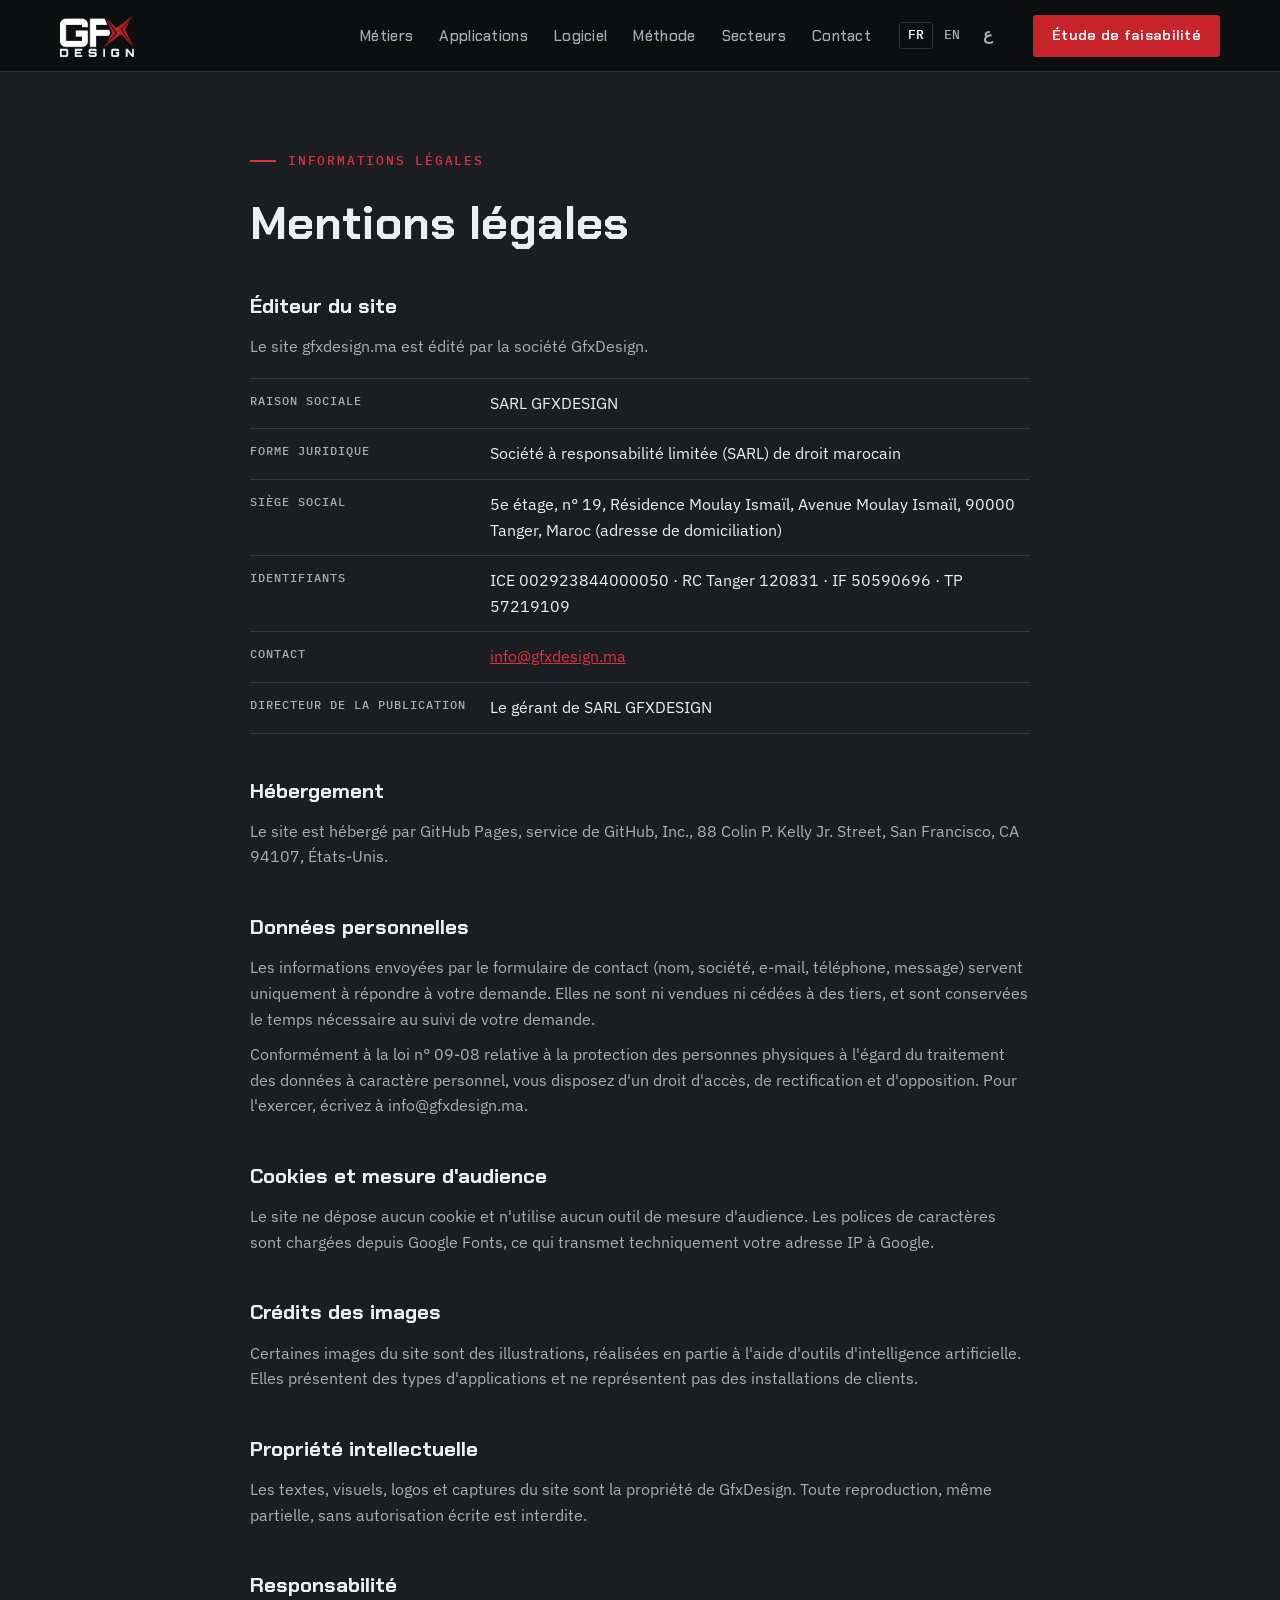
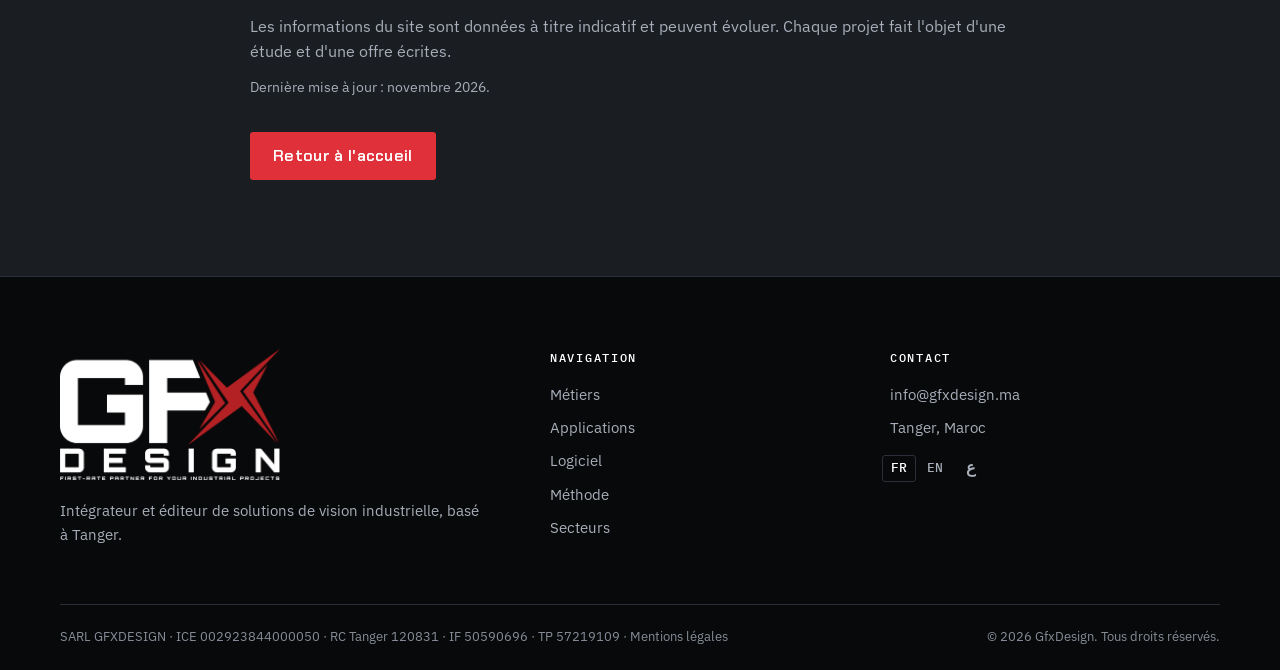
<file: mentions-legales/index.html>
<!doctype html>
<html lang="fr" dir="ltr">
<head>
<meta charset="utf-8">
<meta name="viewport" content="width=device-width, initial-scale=1">
<title>Mentions légales | GfxDesign</title>
<meta name="description" content="Mentions légales du site gfxdesign.ma : éditeur, hébergement, données personnelles et crédits.">
<link rel="canonical" href="https://gfxdesign.ma/mentions-legales/">
<link rel="alternate" hreflang="fr" href="https://gfxdesign.ma/mentions-legales/">
<link rel="alternate" hreflang="en" href="https://gfxdesign.ma/en/legal-notice/">
<link rel="alternate" hreflang="ar" href="https://gfxdesign.ma/ar/mentions-legales/">
<link rel="alternate" hreflang="x-default" href="https://gfxdesign.ma/mentions-legales/">
<meta name="theme-color" content="#0e0f11">
<meta property="og:type" content="website">
<meta property="og:site_name" content="GfxDesign">
<meta property="og:title" content="Mentions légales | GfxDesign">
<meta property="og:description" content="Mentions légales du site gfxdesign.ma : éditeur, hébergement, données personnelles et crédits.">
<meta property="og:url" content="https://gfxdesign.ma/mentions-legales/">
<meta property="og:image" content="https://gfxdesign.ma/assets/img/partage.jpg">
<meta property="og:image:width" content="1200">
<meta property="og:image:height" content="630">
<meta property="og:locale" content="fr_FR">
<meta name="twitter:card" content="summary_large_image">
<link rel="icon" href="/favicon.ico" sizes="32x32">
<link rel="icon" href="/assets/img/icone-512.png" type="image/png" sizes="512x512">
<link rel="apple-touch-icon" href="/apple-touch-icon.png">
<link rel="preconnect" href="https://fonts.googleapis.com">
<link rel="preconnect" href="https://fonts.gstatic.com" crossorigin>
<link rel="stylesheet" href="https://fonts.googleapis.com/css2?family=Chakra+Petch:wght@500;600;700&amp;family=IBM+Plex+Mono:wght@500&amp;family=IBM+Plex+Sans:wght@400;500;600&amp;display=swap">
<link rel="stylesheet" href="/assets/css/style.css?v=15">
</head>
<body>
<a class="saut" href="#contenu">Aller au contenu</a>

<header class="entete entete--fixe" data-entete>
  <div class="conteneur entete__barre">
    <a class="entete__logo" href="/" aria-label="GfxDesign">
      <img src="/assets/img/logo-blanc.png" alt="GfxDesign" width="140" height="79">
    </a>
    <nav class="nav" id="nav" aria-label="Navigation">
      <ul class="nav__liens">
        <li><a href="/#metiers">Métiers</a></li>
        <li><a href="/#applications">Applications</a></li>
        <li><a href="/#logiciel">Logiciel</a></li>
        <li><a href="/#methode">Méthode</a></li>
        <li><a href="/#secteurs">Secteurs</a></li>
        <li><a href="/#contact">Contact</a></li>
      </ul>
      <div class="nav__langues" role="group" aria-label="Langue"><a href="/mentions-legales/" lang="fr" hreflang="fr" title="Français" aria-current="true">FR</a><a href="/en/legal-notice/" lang="en" hreflang="en" title="English">EN</a><a href="/ar/mentions-legales/" lang="ar" hreflang="ar" title="العربية">ع</a></div>
      <a class="bouton bouton--rouge nav__cta" href="/#contact">Étude de faisabilité</a>
    </nav>
    <button class="entete__menu" type="button" aria-controls="nav" aria-expanded="false"
            data-ouvrir="Ouvrir le menu" data-fermer="Fermer le menu" aria-label="Ouvrir le menu">
      <span></span><span></span><span></span>
    </button>
  </div>
</header>

<main id="contenu" class="mentions">
  <div class="conteneur mentions__corps">
    <p class="surtitre">Informations légales</p>
    <h1>Mentions légales</h1>

    <h2>Éditeur du site</h2>
    <p>Le site gfxdesign.ma est édité par la société GfxDesign.</p>
    <dl class="mentions__liste">
      <div><dt>Raison sociale</dt><dd>SARL GFXDESIGN</dd></div>
      <div><dt>Forme juridique</dt><dd>Société à responsabilité limitée (SARL) de droit marocain</dd></div>
      <div><dt>Siège social</dt><dd>5e étage, n° 19, Résidence Moulay Ismaïl, Avenue Moulay Ismaïl, 90000 Tanger, Maroc (adresse de domiciliation)</dd></div>
      <div><dt>Identifiants</dt><dd><bdi dir="ltr">ICE 002923844000050 · RC Tanger 120831 · IF 50590696 · TP 57219109</bdi></dd></div>
      <div><dt>Contact</dt><dd><a href="mailto:info@gfxdesign.ma">info@gfxdesign.ma</a></dd></div>
      <div><dt>Directeur de la publication</dt><dd>Le gérant de SARL GFXDESIGN</dd></div>
    </dl>

    <h2>Hébergement</h2>
    <p>Le site est hébergé par GitHub Pages, service de GitHub, Inc., 88 Colin P. Kelly Jr. Street, San Francisco, CA 94107, États-Unis.</p>

    <h2>Données personnelles</h2>
    <p>Les informations envoyées par le formulaire de contact (nom, société, e-mail, téléphone, message) servent uniquement à répondre à votre demande. Elles ne sont ni vendues ni cédées à des tiers, et sont conservées le temps nécessaire au suivi de votre demande.</p>
    <p>Conformément à la loi n° 09-08 relative à la protection des personnes physiques à l&#x27;égard du traitement des données à caractère personnel, vous disposez d&#x27;un droit d&#x27;accès, de rectification et d&#x27;opposition. Pour l&#x27;exercer, écrivez à info@gfxdesign.ma.</p>

    <h2>Cookies et mesure d&#x27;audience</h2>
    <p>Le site ne dépose aucun cookie et n&#x27;utilise aucun outil de mesure d&#x27;audience. Les polices de caractères sont chargées depuis Google Fonts, ce qui transmet techniquement votre adresse IP à Google.</p>

    <h2>Crédits des images</h2>
    <p>Certaines images du site sont des illustrations, réalisées en partie à l&#x27;aide d&#x27;outils d&#x27;intelligence artificielle. Elles présentent des types d&#x27;applications et ne représentent pas des installations de clients.</p>

    <h2>Propriété intellectuelle</h2>
    <p>Les textes, visuels, logos et captures du site sont la propriété de GfxDesign. Toute reproduction, même partielle, sans autorisation écrite est interdite.</p>

    <h2>Responsabilité</h2>
    <p>Les informations du site sont données à titre indicatif et peuvent évoluer. Chaque projet fait l&#x27;objet d&#x27;une étude et d&#x27;une offre écrites.</p>

    <p class="mentions__maj">Dernière mise à jour : novembre 2026.</p>
    <p><a class="bouton bouton--rouge" href="/">Retour à l&#x27;accueil</a></p>
  </div>
</main>

<footer class="pied">
  <div class="conteneur pied__grille">
    <div class="pied__marque">
      <img src="/assets/img/logo-blanc-devise.png" alt="GfxDesign — First-rate partner for your industrial projects" width="260" height="155" loading="lazy">
      <p>Intégrateur et éditeur de solutions de vision industrielle, basé à Tanger.</p>
    </div>
    <nav aria-label="Navigation">
      <h2>Navigation</h2>
      <ul>
        <li><a href="/#metiers">Métiers</a></li>
        <li><a href="/#applications">Applications</a></li>
        <li><a href="/#logiciel">Logiciel</a></li>
        <li><a href="/#methode">Méthode</a></li>
        <li><a href="/#secteurs">Secteurs</a></li>
      </ul>
    </nav>
    <div>
      <h2>Contact</h2>
      <ul>
        <li><a href="mailto:info@gfxdesign.ma">info@gfxdesign.ma</a></li>
        <li>Tanger, Maroc</li>
      </ul>
      <div class="pied__langues"><a href="/mentions-legales/" lang="fr" hreflang="fr" title="Français" aria-current="true">FR</a><a href="/en/legal-notice/" lang="en" hreflang="en" title="English">EN</a><a href="/ar/mentions-legales/" lang="ar" hreflang="ar" title="العربية">ع</a></div>
    </div>
  </div>
  <div class="conteneur">
    <div class="pied__bas">
      <p>SARL GFXDESIGN · ICE 002923844000050 · RC Tanger 120831 · IF 50590696 · TP 57219109 · <a href="/mentions-legales/">Mentions légales</a></p>
      <p>© 2026 GfxDesign. Tous droits réservés.</p>
    </div>
  </div>
</footer>

<script src="/assets/js/site.js?v=15" defer></script>
</body>
</html>
</file>
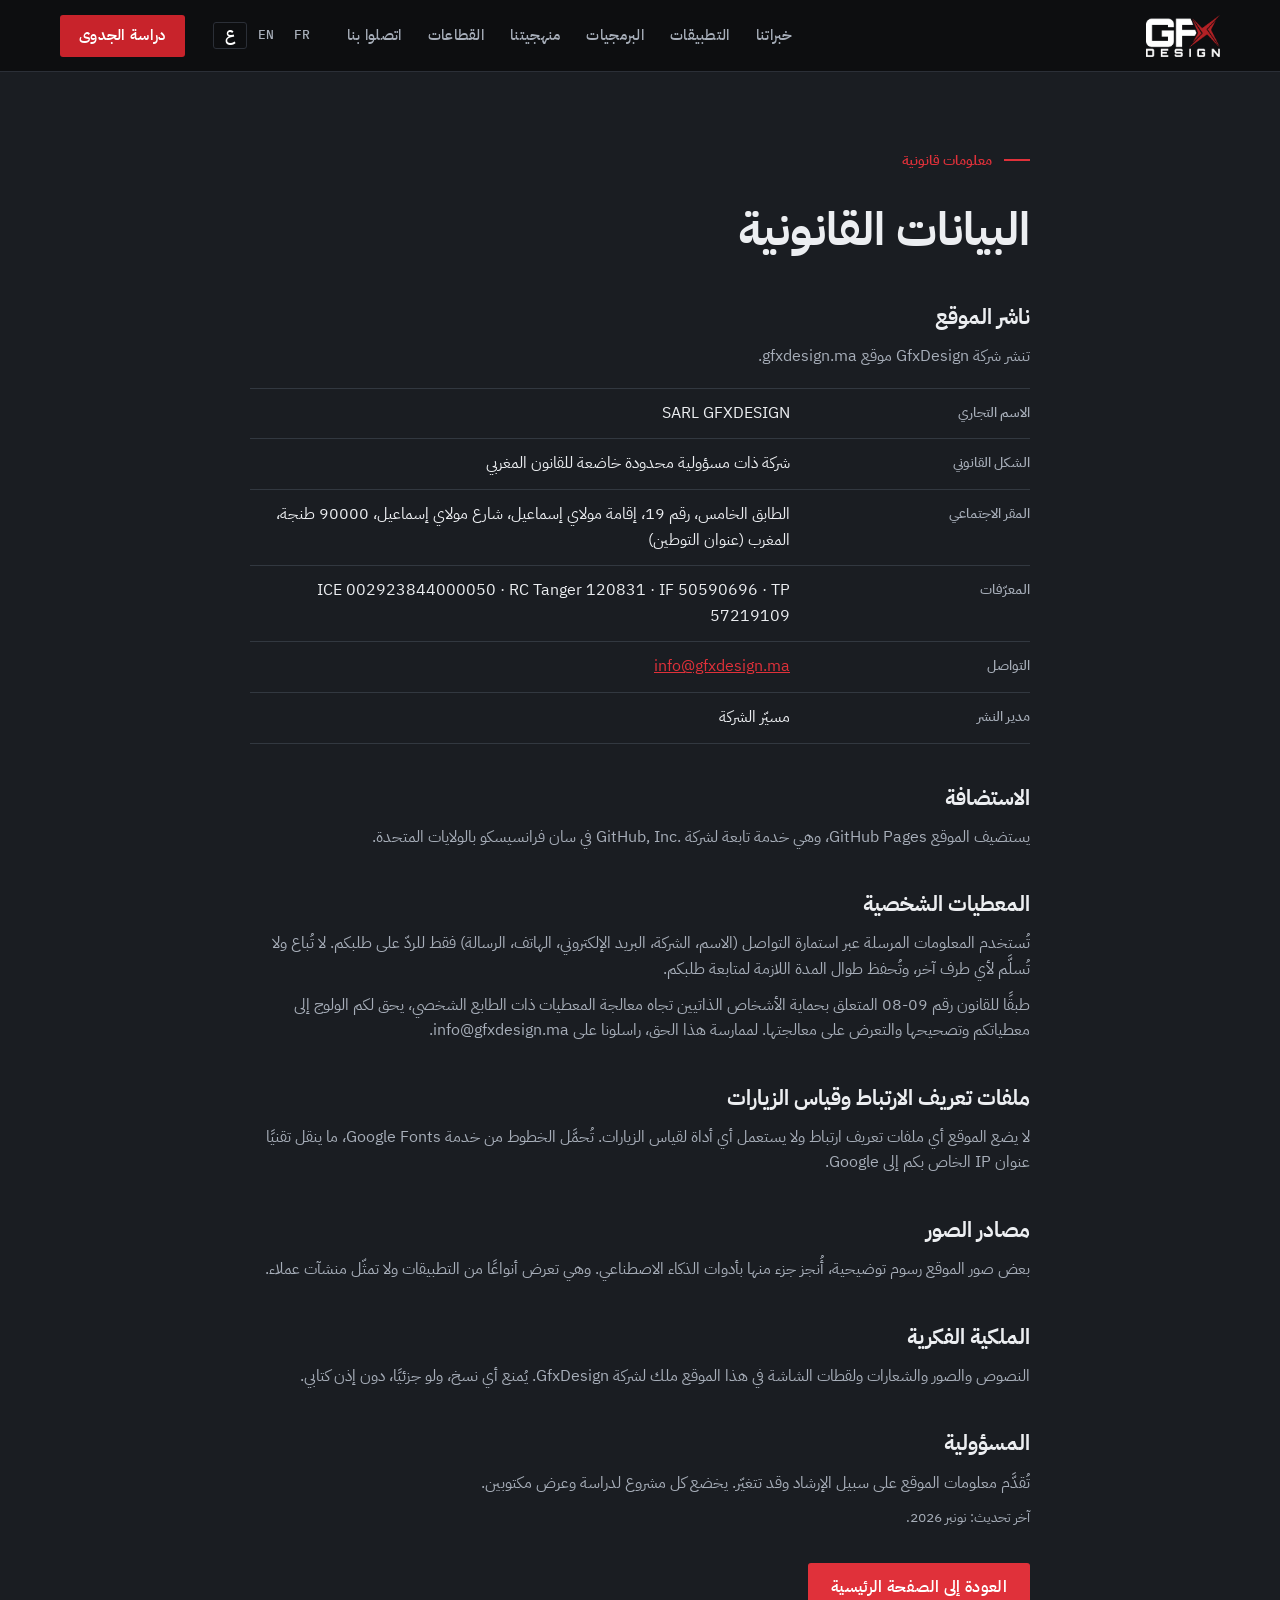
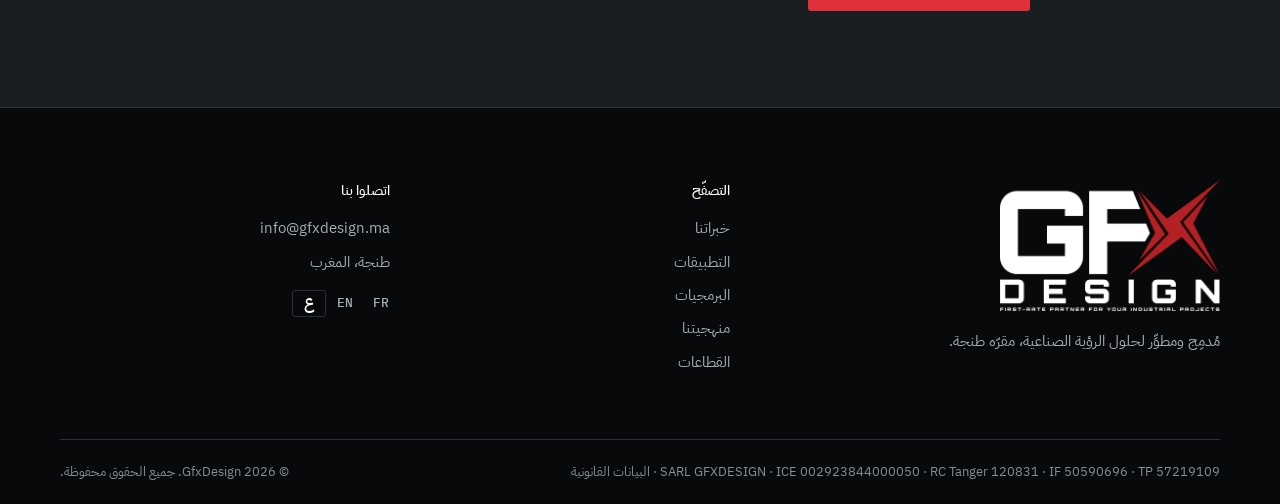
<file: ar/mentions-legales/index.html>
<!doctype html>
<html lang="ar" dir="rtl">
<head>
<meta charset="utf-8">
<meta name="viewport" content="width=device-width, initial-scale=1">
<title>البيانات القانونية | GfxDesign</title>
<meta name="description" content="البيانات القانونية لموقع gfxdesign.ma: الناشر والاستضافة والمعطيات الشخصية ومصادر الصور.">
<link rel="canonical" href="https://gfxdesign.ma/ar/mentions-legales/">
<link rel="alternate" hreflang="fr" href="https://gfxdesign.ma/mentions-legales/">
<link rel="alternate" hreflang="en" href="https://gfxdesign.ma/en/legal-notice/">
<link rel="alternate" hreflang="ar" href="https://gfxdesign.ma/ar/mentions-legales/">
<link rel="alternate" hreflang="x-default" href="https://gfxdesign.ma/mentions-legales/">
<meta name="theme-color" content="#0e0f11">
<meta property="og:type" content="website">
<meta property="og:site_name" content="GfxDesign">
<meta property="og:title" content="البيانات القانونية | GfxDesign">
<meta property="og:description" content="البيانات القانونية لموقع gfxdesign.ma: الناشر والاستضافة والمعطيات الشخصية ومصادر الصور.">
<meta property="og:url" content="https://gfxdesign.ma/ar/mentions-legales/">
<meta property="og:image" content="https://gfxdesign.ma/assets/img/partage.jpg">
<meta property="og:image:width" content="1200">
<meta property="og:image:height" content="630">
<meta property="og:locale" content="ar_MA">
<meta name="twitter:card" content="summary_large_image">
<link rel="icon" href="/favicon.ico" sizes="32x32">
<link rel="icon" href="/assets/img/icone-512.png" type="image/png" sizes="512x512">
<link rel="apple-touch-icon" href="/apple-touch-icon.png">
<link rel="preconnect" href="https://fonts.googleapis.com">
<link rel="preconnect" href="https://fonts.gstatic.com" crossorigin>
<link rel="stylesheet" href="https://fonts.googleapis.com/css2?family=Chakra+Petch:wght@500;600;700&amp;family=IBM+Plex+Mono:wght@500&amp;family=IBM+Plex+Sans:wght@400;500;600&amp;family=IBM+Plex+Sans+Arabic:wght@400;500;600;700&amp;display=swap">
<link rel="stylesheet" href="/assets/css/style.css?v=15">
</head>
<body>
<a class="saut" href="#contenu">الانتقال إلى المحتوى</a>

<header class="entete entete--fixe" data-entete>
  <div class="conteneur entete__barre">
    <a class="entete__logo" href="/ar/" aria-label="GfxDesign">
      <img src="/assets/img/logo-blanc.png" alt="GfxDesign" width="140" height="79">
    </a>
    <nav class="nav" id="nav" aria-label="Navigation">
      <ul class="nav__liens">
        <li><a href="/ar/#metiers">خبراتنا</a></li>
        <li><a href="/ar/#applications">التطبيقات</a></li>
        <li><a href="/ar/#logiciel">البرمجيات</a></li>
        <li><a href="/ar/#methode">منهجيتنا</a></li>
        <li><a href="/ar/#secteurs">القطاعات</a></li>
        <li><a href="/ar/#contact">اتصلوا بنا</a></li>
      </ul>
      <div class="nav__langues" role="group" aria-label="اللغة"><a href="/mentions-legales/" lang="fr" hreflang="fr" title="Français">FR</a><a href="/en/legal-notice/" lang="en" hreflang="en" title="English">EN</a><a href="/ar/mentions-legales/" lang="ar" hreflang="ar" title="العربية" aria-current="true">ع</a></div>
      <a class="bouton bouton--rouge nav__cta" href="/ar/#contact">دراسة الجدوى</a>
    </nav>
    <button class="entete__menu" type="button" aria-controls="nav" aria-expanded="false"
            data-ouvrir="فتح القائمة" data-fermer="إغلاق القائمة" aria-label="فتح القائمة">
      <span></span><span></span><span></span>
    </button>
  </div>
</header>

<main id="contenu" class="mentions">
  <div class="conteneur mentions__corps">
    <p class="surtitre">معلومات قانونية</p>
    <h1>البيانات القانونية</h1>

    <h2>ناشر الموقع</h2>
    <p>تنشر شركة GfxDesign موقع ⁦gfxdesign.ma⁩.</p>
    <dl class="mentions__liste">
      <div><dt>الاسم التجاري</dt><dd>SARL GFXDESIGN</dd></div>
      <div><dt>الشكل القانوني</dt><dd>شركة ذات مسؤولية محدودة خاضعة للقانون المغربي</dd></div>
      <div><dt>المقر الاجتماعي</dt><dd>الطابق الخامس، رقم 19، إقامة مولاي إسماعيل، شارع مولاي إسماعيل، 90000 طنجة، المغرب (عنوان التوطين)</dd></div>
      <div><dt>المعرّفات</dt><dd><bdi dir="ltr">ICE 002923844000050 · RC Tanger 120831 · IF 50590696 · TP 57219109</bdi></dd></div>
      <div><dt>التواصل</dt><dd><a href="mailto:info@gfxdesign.ma">info@gfxdesign.ma</a></dd></div>
      <div><dt>مدير النشر</dt><dd>مسيّر الشركة</dd></div>
    </dl>

    <h2>الاستضافة</h2>
    <p>يستضيف الموقع ⁦GitHub Pages⁩، وهي خدمة تابعة لشركة ⁦GitHub, Inc.⁩ في سان فرانسيسكو بالولايات المتحدة.</p>

    <h2>المعطيات الشخصية</h2>
    <p>تُستخدم المعلومات المرسلة عبر استمارة التواصل (الاسم، الشركة، البريد الإلكتروني، الهاتف، الرسالة) فقط للردّ على طلبكم. لا تُباع ولا تُسلَّم لأي طرف آخر، وتُحفظ طوال المدة اللازمة لمتابعة طلبكم.</p>
    <p>طبقًا للقانون رقم 09-08 المتعلق بحماية الأشخاص الذاتيين تجاه معالجة المعطيات ذات الطابع الشخصي، يحق لكم الولوج إلى معطياتكم وتصحيحها والتعرض على معالجتها. لممارسة هذا الحق، راسلونا على ⁦info@gfxdesign.ma⁩.</p>

    <h2>ملفات تعريف الارتباط وقياس الزيارات</h2>
    <p>لا يضع الموقع أي ملفات تعريف ارتباط ولا يستعمل أي أداة لقياس الزيارات. تُحمَّل الخطوط من خدمة ⁦Google Fonts⁩، ما ينقل تقنيًا عنوان ⁦IP⁩ الخاص بكم إلى Google.</p>

    <h2>مصادر الصور</h2>
    <p>بعض صور الموقع رسوم توضيحية، أُنجز جزء منها بأدوات الذكاء الاصطناعي. وهي تعرض أنواعًا من التطبيقات ولا تمثّل منشآت عملاء.</p>

    <h2>الملكية الفكرية</h2>
    <p>النصوص والصور والشعارات ولقطات الشاشة في هذا الموقع ملك لشركة GfxDesign. يُمنع أي نسخ، ولو جزئيًا، دون إذن كتابي.</p>

    <h2>المسؤولية</h2>
    <p>تُقدَّم معلومات الموقع على سبيل الإرشاد وقد تتغيّر. يخضع كل مشروع لدراسة وعرض مكتوبين.</p>

    <p class="mentions__maj">آخر تحديث: نونبر 2026.</p>
    <p><a class="bouton bouton--rouge" href="/ar/">العودة إلى الصفحة الرئيسية</a></p>
  </div>
</main>

<footer class="pied">
  <div class="conteneur pied__grille">
    <div class="pied__marque">
      <img src="/assets/img/logo-blanc-devise.png" alt="GfxDesign — First-rate partner for your industrial projects" width="260" height="155" loading="lazy">
      <p>مُدمِج ومطوِّر لحلول الرؤية الصناعية، مقرّه طنجة.</p>
    </div>
    <nav aria-label="التصفّح">
      <h2>التصفّح</h2>
      <ul>
        <li><a href="/ar/#metiers">خبراتنا</a></li>
        <li><a href="/ar/#applications">التطبيقات</a></li>
        <li><a href="/ar/#logiciel">البرمجيات</a></li>
        <li><a href="/ar/#methode">منهجيتنا</a></li>
        <li><a href="/ar/#secteurs">القطاعات</a></li>
      </ul>
    </nav>
    <div>
      <h2>اتصلوا بنا</h2>
      <ul>
        <li><a href="mailto:info@gfxdesign.ma">info@gfxdesign.ma</a></li>
        <li>طنجة، المغرب</li>
      </ul>
      <div class="pied__langues"><a href="/mentions-legales/" lang="fr" hreflang="fr" title="Français">FR</a><a href="/en/legal-notice/" lang="en" hreflang="en" title="English">EN</a><a href="/ar/mentions-legales/" lang="ar" hreflang="ar" title="العربية" aria-current="true">ع</a></div>
    </div>
  </div>
  <div class="conteneur">
    <div class="pied__bas">
      <p>⁦SARL GFXDESIGN · ICE 002923844000050 · RC Tanger 120831 · IF 50590696 · TP 57219109⁩ · <a href="/ar/mentions-legales/">البيانات القانونية</a></p>
      <p>© 2026 GfxDesign. جميع الحقوق محفوظة.</p>
    </div>
  </div>
</footer>

<script src="/assets/js/site.js?v=15" defer></script>
</body>
</html>
</file>
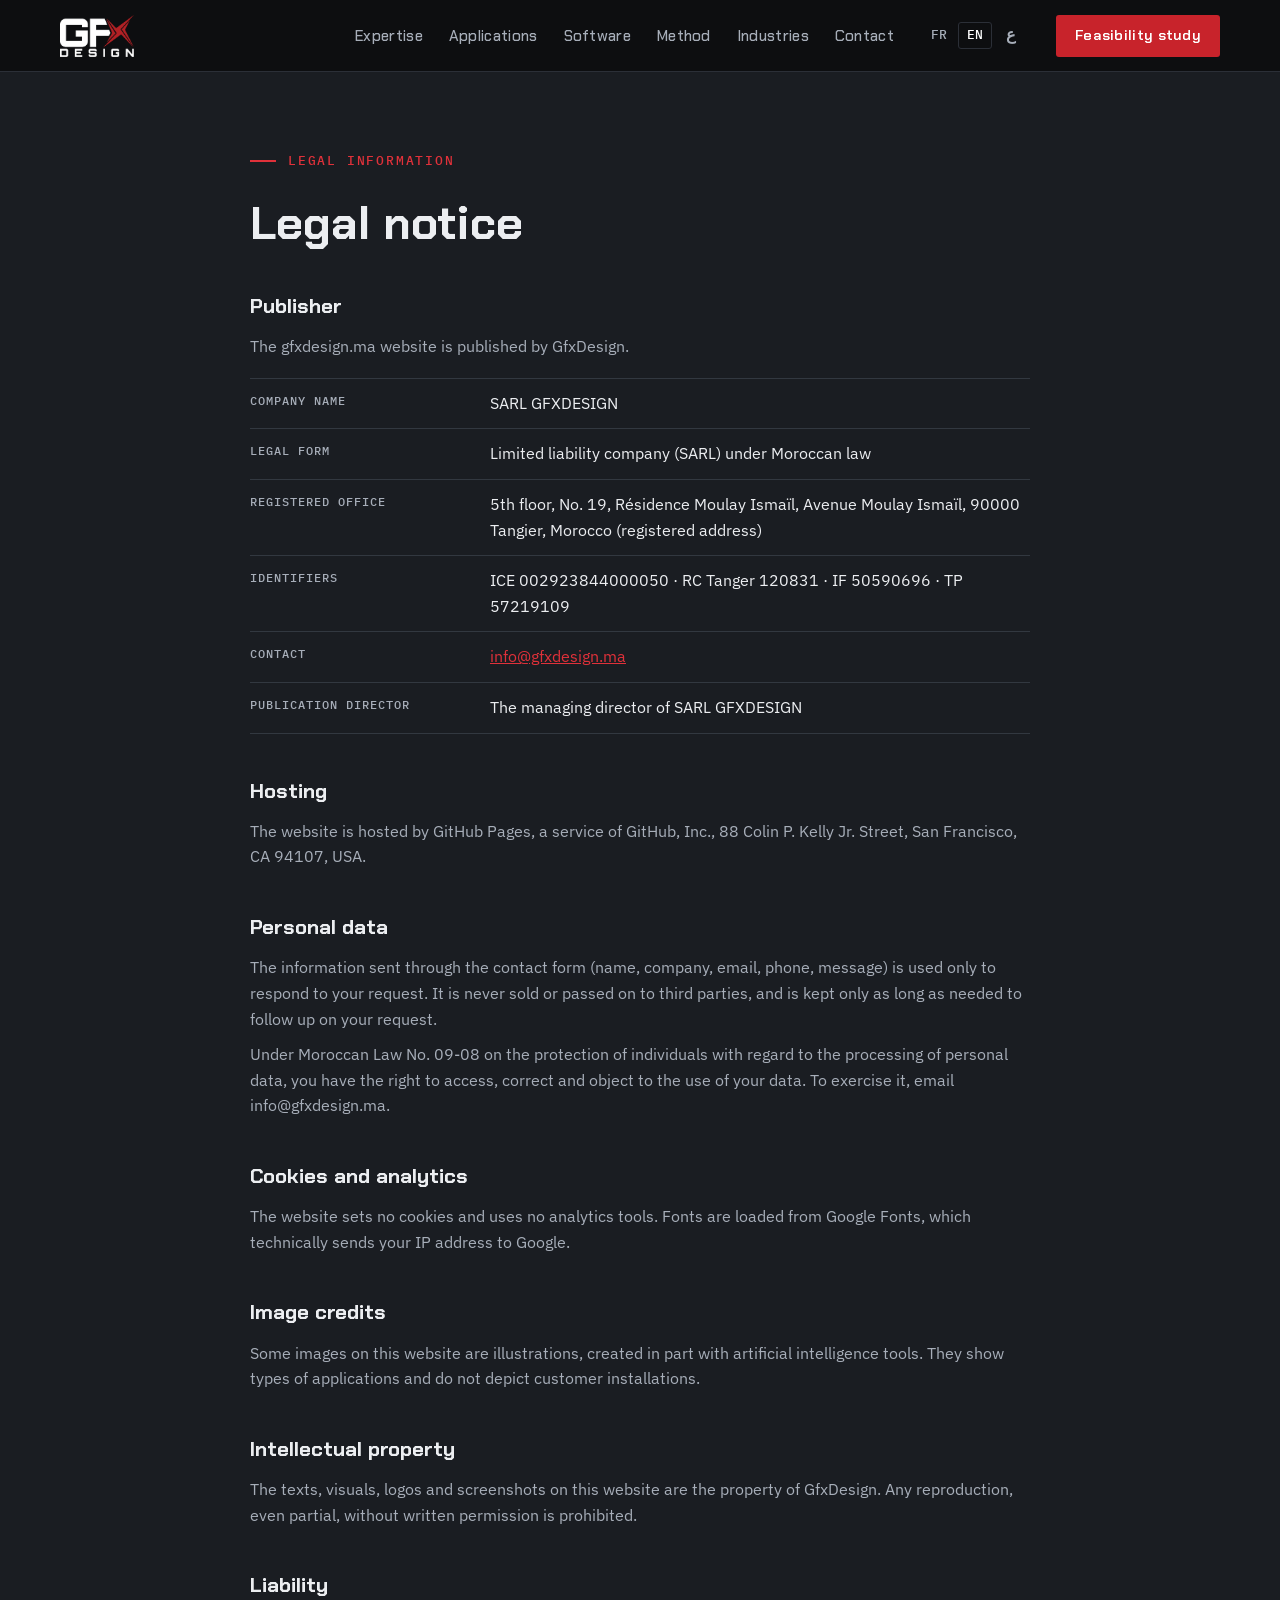
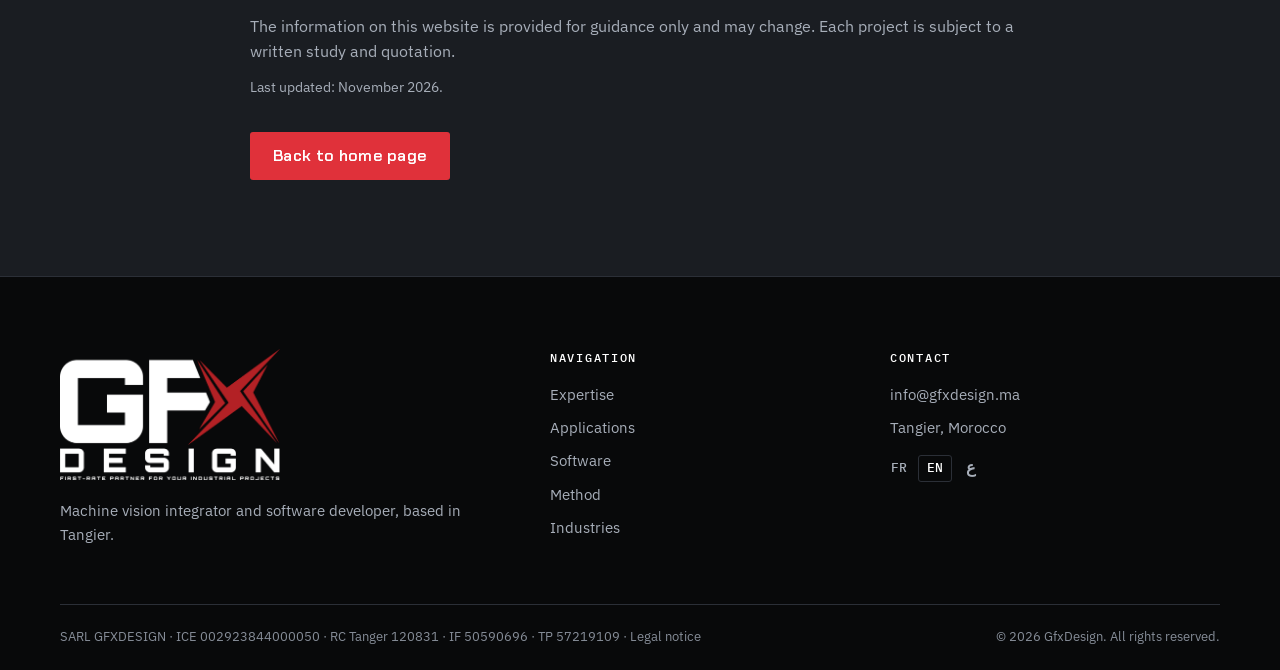
<file: en/legal-notice/index.html>
<!doctype html>
<html lang="en" dir="ltr">
<head>
<meta charset="utf-8">
<meta name="viewport" content="width=device-width, initial-scale=1">
<title>Legal notice | GfxDesign</title>
<meta name="description" content="Legal notice for gfxdesign.ma: publisher, hosting, personal data and credits.">
<link rel="canonical" href="https://gfxdesign.ma/en/legal-notice/">
<link rel="alternate" hreflang="fr" href="https://gfxdesign.ma/mentions-legales/">
<link rel="alternate" hreflang="en" href="https://gfxdesign.ma/en/legal-notice/">
<link rel="alternate" hreflang="ar" href="https://gfxdesign.ma/ar/mentions-legales/">
<link rel="alternate" hreflang="x-default" href="https://gfxdesign.ma/mentions-legales/">
<meta name="theme-color" content="#0e0f11">
<meta property="og:type" content="website">
<meta property="og:site_name" content="GfxDesign">
<meta property="og:title" content="Legal notice | GfxDesign">
<meta property="og:description" content="Legal notice for gfxdesign.ma: publisher, hosting, personal data and credits.">
<meta property="og:url" content="https://gfxdesign.ma/en/legal-notice/">
<meta property="og:image" content="https://gfxdesign.ma/assets/img/partage.jpg">
<meta property="og:image:width" content="1200">
<meta property="og:image:height" content="630">
<meta property="og:locale" content="en_US">
<meta name="twitter:card" content="summary_large_image">
<link rel="icon" href="/favicon.ico" sizes="32x32">
<link rel="icon" href="/assets/img/icone-512.png" type="image/png" sizes="512x512">
<link rel="apple-touch-icon" href="/apple-touch-icon.png">
<link rel="preconnect" href="https://fonts.googleapis.com">
<link rel="preconnect" href="https://fonts.gstatic.com" crossorigin>
<link rel="stylesheet" href="https://fonts.googleapis.com/css2?family=Chakra+Petch:wght@500;600;700&amp;family=IBM+Plex+Mono:wght@500&amp;family=IBM+Plex+Sans:wght@400;500;600&amp;display=swap">
<link rel="stylesheet" href="/assets/css/style.css?v=15">
</head>
<body>
<a class="saut" href="#contenu">Skip to content</a>

<header class="entete entete--fixe" data-entete>
  <div class="conteneur entete__barre">
    <a class="entete__logo" href="/en/" aria-label="GfxDesign">
      <img src="/assets/img/logo-blanc.png" alt="GfxDesign" width="140" height="79">
    </a>
    <nav class="nav" id="nav" aria-label="Navigation">
      <ul class="nav__liens">
        <li><a href="/en/#metiers">Expertise</a></li>
        <li><a href="/en/#applications">Applications</a></li>
        <li><a href="/en/#logiciel">Software</a></li>
        <li><a href="/en/#methode">Method</a></li>
        <li><a href="/en/#secteurs">Industries</a></li>
        <li><a href="/en/#contact">Contact</a></li>
      </ul>
      <div class="nav__langues" role="group" aria-label="Language"><a href="/mentions-legales/" lang="fr" hreflang="fr" title="Français">FR</a><a href="/en/legal-notice/" lang="en" hreflang="en" title="English" aria-current="true">EN</a><a href="/ar/mentions-legales/" lang="ar" hreflang="ar" title="العربية">ع</a></div>
      <a class="bouton bouton--rouge nav__cta" href="/en/#contact">Feasibility study</a>
    </nav>
    <button class="entete__menu" type="button" aria-controls="nav" aria-expanded="false"
            data-ouvrir="Open menu" data-fermer="Close menu" aria-label="Open menu">
      <span></span><span></span><span></span>
    </button>
  </div>
</header>

<main id="contenu" class="mentions">
  <div class="conteneur mentions__corps">
    <p class="surtitre">Legal information</p>
    <h1>Legal notice</h1>

    <h2>Publisher</h2>
    <p>The gfxdesign.ma website is published by GfxDesign.</p>
    <dl class="mentions__liste">
      <div><dt>Company name</dt><dd>SARL GFXDESIGN</dd></div>
      <div><dt>Legal form</dt><dd>Limited liability company (SARL) under Moroccan law</dd></div>
      <div><dt>Registered office</dt><dd>5th floor, No. 19, Résidence Moulay Ismaïl, Avenue Moulay Ismaïl, 90000 Tangier, Morocco (registered address)</dd></div>
      <div><dt>Identifiers</dt><dd><bdi dir="ltr">ICE 002923844000050 · RC Tanger 120831 · IF 50590696 · TP 57219109</bdi></dd></div>
      <div><dt>Contact</dt><dd><a href="mailto:info@gfxdesign.ma">info@gfxdesign.ma</a></dd></div>
      <div><dt>Publication director</dt><dd>The managing director of SARL GFXDESIGN</dd></div>
    </dl>

    <h2>Hosting</h2>
    <p>The website is hosted by GitHub Pages, a service of GitHub, Inc., 88 Colin P. Kelly Jr. Street, San Francisco, CA 94107, USA.</p>

    <h2>Personal data</h2>
    <p>The information sent through the contact form (name, company, email, phone, message) is used only to respond to your request. It is never sold or passed on to third parties, and is kept only as long as needed to follow up on your request.</p>
    <p>Under Moroccan Law No. 09-08 on the protection of individuals with regard to the processing of personal data, you have the right to access, correct and object to the use of your data. To exercise it, email info@gfxdesign.ma.</p>

    <h2>Cookies and analytics</h2>
    <p>The website sets no cookies and uses no analytics tools. Fonts are loaded from Google Fonts, which technically sends your IP address to Google.</p>

    <h2>Image credits</h2>
    <p>Some images on this website are illustrations, created in part with artificial intelligence tools. They show types of applications and do not depict customer installations.</p>

    <h2>Intellectual property</h2>
    <p>The texts, visuals, logos and screenshots on this website are the property of GfxDesign. Any reproduction, even partial, without written permission is prohibited.</p>

    <h2>Liability</h2>
    <p>The information on this website is provided for guidance only and may change. Each project is subject to a written study and quotation.</p>

    <p class="mentions__maj">Last updated: November 2026.</p>
    <p><a class="bouton bouton--rouge" href="/en/">Back to home page</a></p>
  </div>
</main>

<footer class="pied">
  <div class="conteneur pied__grille">
    <div class="pied__marque">
      <img src="/assets/img/logo-blanc-devise.png" alt="GfxDesign — First-rate partner for your industrial projects" width="260" height="155" loading="lazy">
      <p>Machine vision integrator and software developer, based in Tangier.</p>
    </div>
    <nav aria-label="Navigation">
      <h2>Navigation</h2>
      <ul>
        <li><a href="/en/#metiers">Expertise</a></li>
        <li><a href="/en/#applications">Applications</a></li>
        <li><a href="/en/#logiciel">Software</a></li>
        <li><a href="/en/#methode">Method</a></li>
        <li><a href="/en/#secteurs">Industries</a></li>
      </ul>
    </nav>
    <div>
      <h2>Contact</h2>
      <ul>
        <li><a href="mailto:info@gfxdesign.ma">info@gfxdesign.ma</a></li>
        <li>Tangier, Morocco</li>
      </ul>
      <div class="pied__langues"><a href="/mentions-legales/" lang="fr" hreflang="fr" title="Français">FR</a><a href="/en/legal-notice/" lang="en" hreflang="en" title="English" aria-current="true">EN</a><a href="/ar/mentions-legales/" lang="ar" hreflang="ar" title="العربية">ع</a></div>
    </div>
  </div>
  <div class="conteneur">
    <div class="pied__bas">
      <p>SARL GFXDESIGN · ICE 002923844000050 · RC Tanger 120831 · IF 50590696 · TP 57219109 · <a href="/en/legal-notice/">Legal notice</a></p>
      <p>© 2026 GfxDesign. All rights reserved.</p>
    </div>
  </div>
</footer>

<script src="/assets/js/site.js?v=15" defer></script>
</body>
</html>
</file>
<file: assets/css/style.css>
/* GfxDesign — feuille de style du site gfxdesign.ma
   Identité : anthracite industriel, rouge du logo, repères de « viseur » caméra. */

:root {
  --noir: #0d0e10;
  --nuit: #131519;
  --panneau: #1a1d22;
  --trait: #2b2f37;
  --trait-clair: #cfd3d9;
  --papier: #e3e6ea;
  --blanc: #eff1f3;
  --encre: #15171b;
  --encre-douce: #4f5662;
  --texte-clair: #eceef1;
  --texte-clair-doux: #a7aeb9;
  --rouge: #c8232b;
  --rouge-vif: #e0313a;
  --rouge-clair: #ff5a61;
  --vert: #35c77a;
  --police-titre: "Chakra Petch", "Segoe UI", system-ui, sans-serif;
  --police-texte: "IBM Plex Sans", "Segoe UI", system-ui, sans-serif;
  --police-mono: "IBM Plex Mono", ui-monospace, "Cascadia Mono", monospace;
  --entete: 72px;
  --gouttiere: 20px;
}
:lang(ar) {
  --police-titre: "IBM Plex Sans Arabic", "Segoe UI", system-ui, sans-serif;
  --police-texte: "IBM Plex Sans Arabic", "IBM Plex Sans", "Segoe UI", system-ui, sans-serif;
}

*, *::before, *::after { box-sizing: border-box; }
html { scroll-behavior: smooth; scroll-padding-top: calc(var(--entete) + 12px); -webkit-text-size-adjust: 100%; }
body {
  margin: 0;
  font: 400 1rem/1.6 var(--police-texte);
  color: var(--encre);
  background: var(--noir);
  -webkit-font-smoothing: antialiased;
  overflow-x: hidden;
}
img { display: block; max-width: 100%; height: auto; }
a { color: inherit; }
h1, h2, h3 { font-family: var(--police-titre); margin: 0; }
p { margin: 0; }
ul, ol { margin: 0; padding: 0; list-style: none; }
figure { margin: 0; }
:focus-visible { outline: 2px solid var(--rouge-clair); outline-offset: 3px; }

.conteneur { width: 100%; max-width: 1200px; margin-inline: auto; padding-inline: var(--gouttiere); }
.saut {
  position: absolute; inset-inline-start: 12px; top: -48px; z-index: 100;
  background: var(--rouge); color: #fff; padding: 10px 16px; text-decoration: none; font-weight: 600;
}
.saut:focus { top: 10px; }

.icone { width: 1.25em; height: 1.25em; flex: none; }
[dir="rtl"] .bouton .icone, [dir="rtl"] .icone--fleche { transform: scaleX(-1); }

/* --- Boutons ------------------------------------------------------------------------------- */
.bouton {
  display: inline-flex; align-items: center; justify-content: center; gap: 10px;
  min-height: 48px; padding: 12px 22px;
  font: 600 1rem/1.2 var(--police-titre); letter-spacing: .02em; text-decoration: none;
  border: 1px solid transparent; border-radius: 3px; cursor: pointer;
  transition: background-color .2s, border-color .2s, color .2s, transform .2s;
}
.bouton .icone { width: 18px; height: 18px; transition: transform .2s; }
.bouton--rouge { background: var(--rouge); color: #fff; }
.bouton--rouge:hover { background: var(--rouge-vif); }
.bouton--rouge:hover .icone { transform: translateX(3px); }
[dir="rtl"] .bouton--rouge:hover .icone { transform: scaleX(-1) translateX(3px); }
.bouton--contour { border-color: rgba(255,255,255,.34); color: #fff; }
.bouton--contour:hover { border-color: #fff; background: rgba(255,255,255,.06); }

/* --- Surtitres ----------------------------------------------------------------------------- */
.surtitre {
  display: inline-flex; align-items: center; gap: 12px;
  font: 500 .8rem/1.4 var(--police-mono); letter-spacing: .14em; text-transform: uppercase;
  color: var(--rouge); margin-bottom: 18px;
}
.surtitre::before { content: ""; width: 26px; height: 2px; background: currentColor; }
.surtitre--clair { color: var(--rouge-clair); }
:lang(ar) .surtitre { letter-spacing: 0; font-family: var(--police-texte); font-weight: 600; font-size: .9rem; }

/* --- En-tête -------------------------------------------------------------------------------- */
.entete {
  position: fixed; inset: 0 0 auto 0; z-index: 50; height: var(--entete);
  background: rgba(13,14,16,.82); backdrop-filter: blur(12px); -webkit-backdrop-filter: blur(12px);
  border-bottom: 1px solid transparent; transition: border-color .3s, background-color .3s;
}
.entete--defile { background: rgba(13,14,16,.95); border-bottom-color: var(--trait); }
.entete__barre { height: 100%; display: flex; align-items: center; gap: 24px; }
.entete__logo { flex: none; display: block; }
.entete__logo img { width: auto; height: 42px; }
.nav { flex: 1; display: flex; align-items: center; gap: 28px; }
.nav__liens { display: flex; gap: 26px; margin-inline-start: auto; }
.nav__liens a {
  position: relative; color: var(--texte-clair-doux); text-decoration: none;
  font: 500 .95rem/1 var(--police-titre); letter-spacing: .02em; padding: 8px 0; transition: color .2s;
}
.nav__liens a::after {
  content: ""; position: absolute; inset-inline: 0; bottom: 0; height: 2px; background: var(--rouge-vif);
  transform: scaleX(0); transition: transform .25s;
}
.nav__liens a:hover, .nav__liens a[aria-current="true"] { color: #fff; }
.nav__liens a:hover::after, .nav__liens a[aria-current="true"]::after { transform: scaleX(1); }
.nav__langues, .pied__langues { display: flex; gap: 2px; }
.nav__langues a, .pied__langues a {
  min-width: 34px; padding: 6px 8px; text-align: center; text-decoration: none;
  font: 500 .8rem/1 var(--police-mono); color: var(--texte-clair-doux); border: 1px solid transparent; border-radius: 3px;
}
.nav__langues a[lang="ar"], .pied__langues a[lang="ar"] { font: 600 1rem/.8 "IBM Plex Sans Arabic", "Segoe UI", sans-serif; }
.nav__langues a[aria-current="true"], .pied__langues a[aria-current="true"] { color: #fff; border-color: var(--trait); }
.nav__langues a:hover, .pied__langues a:hover { color: #fff; }
.nav__cta { min-height: 42px; padding: 10px 18px; font-size: .92rem; }
.entete__menu {
  display: none; margin-inline-start: auto; width: 46px; height: 46px; padding: 12px 10px;
  background: none; border: 1px solid var(--trait); border-radius: 3px; cursor: pointer;
  flex-direction: column; justify-content: space-between;
}
.entete__menu span { display: block; height: 2px; background: #fff; transition: transform .25s, opacity .25s; }
.entete__menu[aria-expanded="true"] span:nth-child(1) { transform: translateY(9px) rotate(45deg); }
.entete__menu[aria-expanded="true"] span:nth-child(2) { opacity: 0; }
.entete__menu[aria-expanded="true"] span:nth-child(3) { transform: translateY(-9px) rotate(-45deg); }

/* --- Accueil -------------------------------------------------------------------------------- */
.accueil {
  position: relative; overflow: hidden; color: var(--texte-clair); background: var(--noir);
  padding: calc(var(--entete) + clamp(40px, 7vw, 88px)) 0 clamp(40px, 5vw, 64px);
}
.accueil__trame {
  position: absolute; inset: 0; pointer-events: none;
  background:
    radial-gradient(60% 70% at 85% 30%, rgba(200,35,43,.20), transparent 70%),
    linear-gradient(rgba(255,255,255,.045) 1px, transparent 1px) 0 0 / 56px 56px,
    linear-gradient(90deg, rgba(255,255,255,.045) 1px, transparent 1px) 0 0 / 56px 56px;
  -webkit-mask-image: linear-gradient(180deg, #000 55%, transparent);
          mask-image: linear-gradient(180deg, #000 55%, transparent);
}
.accueil__grille {
  position: relative; display: grid; grid-template-columns: 1.02fr .98fr; gap: clamp(32px, 5vw, 72px); align-items: center;
}
.accueil h1 {
  font-size: clamp(2.35rem, 4.7vw, 3.95rem); font-weight: 700; line-height: 1.04; letter-spacing: -.01em; color: #fff;
}
.accueil h1 em { font-style: normal; color: var(--rouge-clair); }
:lang(ar) .accueil h1 { line-height: 1.25; letter-spacing: 0; }
.accueil__chapeau { margin-top: 24px; max-width: 34em; font-size: clamp(1.02rem, 1.3vw, 1.14rem); color: var(--texte-clair-doux); }
.accueil__actions { display: flex; flex-wrap: wrap; gap: 12px; margin-top: 34px; }
.accueil__actions .bouton { padding-inline: 18px; }
.accueil__lieu {
  display: flex; align-items: center; gap: 10px; margin-top: 30px;
  font: 500 .82rem/1.4 var(--police-mono); color: var(--texte-clair-doux); letter-spacing: .04em;
}
.accueil__lieu .icone { color: var(--rouge-clair); width: 18px; height: 18px; }
:lang(ar) .accueil__lieu { font-family: var(--police-texte); font-size: .92rem; letter-spacing: 0; }

/* Écran caméra : photo et repères de contrôle */
.ecran-cam { position: relative; aspect-ratio: 1200 / 947; background: #000; border: 1px solid var(--trait); }
.ecran-cam > img { width: 100%; height: 100%; object-fit: cover; filter: saturate(.92) contrast(1.04); }
.ecran-cam::before {
  content: ""; position: absolute; inset: -12px; pointer-events: none; z-index: 1;
  --c: var(--rouge-vif); --l: 34px; --e: 2px;
  background:
    linear-gradient(var(--c) 0 0) top left / var(--l) var(--e), linear-gradient(var(--c) 0 0) top left / var(--e) var(--l),
    linear-gradient(var(--c) 0 0) top right / var(--l) var(--e), linear-gradient(var(--c) 0 0) top right / var(--e) var(--l),
    linear-gradient(var(--c) 0 0) bottom left / var(--l) var(--e), linear-gradient(var(--c) 0 0) bottom left / var(--e) var(--l),
    linear-gradient(var(--c) 0 0) bottom right / var(--l) var(--e), linear-gradient(var(--c) 0 0) bottom right / var(--e) var(--l);
  background-repeat: no-repeat;
}
.ecran-cam__hud { position: absolute; inset: 0; pointer-events: none; overflow: hidden; direction: ltr; }
.hud {
  position: absolute; top: 14px; display: inline-flex; align-items: center; gap: 8px;
  padding: 5px 9px; background: rgba(8,9,11,.66); color: #fff;
  font: 500 .72rem/1 var(--police-mono); letter-spacing: .1em; text-transform: uppercase;
}
:lang(ar) .hud { font-family: var(--police-texte); letter-spacing: 0; font-size: .8rem; }
.hud--hg { left: 14px; }
.hud--hd { right: 14px; }
.point-direct { width: 8px; height: 8px; border-radius: 50%; background: var(--vert); box-shadow: 0 0 0 0 rgba(53,199,122,.6); animation: pouls 2s infinite; }
.roi { position: absolute; left: 18%; top: 59%; width: 49%; height: 27%; border: 1.5px solid var(--rouge-clair); box-shadow: 0 0 0 1px rgba(0,0,0,.35), inset 0 0 0 1px rgba(0,0,0,.25); }
.roi__etiquette {
  position: absolute; left: -1.5px; bottom: 100%; padding: 4px 8px; white-space: nowrap;
  background: var(--rouge-vif); color: #fff; font: 500 .68rem/1 var(--police-mono); letter-spacing: .08em; text-transform: uppercase;
}
:lang(ar) .roi__etiquette { font-family: var(--police-texte); letter-spacing: 0; font-size: .76rem; }
.mire { position: absolute; left: calc(42.5% - 13px); top: calc(72.5% - 13px); width: 26px; height: 26px; }
.mire::before, .mire::after { content: ""; position: absolute; background: rgba(255,255,255,.85); }
.mire::before { left: 12px; top: 0; width: 2px; height: 100%; }
.mire::after { top: 12px; left: 0; height: 2px; width: 100%; }
.balayage {
  position: absolute; left: 0; right: 0; top: 4%; height: 2px;
  background: linear-gradient(90deg, transparent, rgba(255,90,97,.9) 20%, rgba(255,90,97,.9) 80%, transparent);
  box-shadow: 0 0 14px 2px rgba(224,49,58,.55); opacity: .75;
  animation: balayage 5.5s ease-in-out infinite alternate;
}
@keyframes balayage { to { top: 95%; } }
@keyframes pouls { 70% { box-shadow: 0 0 0 7px rgba(53,199,122,0); } 100% { box-shadow: 0 0 0 0 rgba(53,199,122,0); } }

.atouts {
  position: relative; display: grid; grid-template-columns: repeat(4, 1fr);
  margin-top: clamp(48px, 6vw, 80px); border-top: 1px solid var(--trait);
}
.atouts li { display: flex; gap: 14px; padding: 26px 22px 4px; }
.atouts li + li { border-inline-start: 1px solid var(--trait); }
.atouts li:first-child { padding-inline-start: 0; }
.atouts .icone { width: 26px; height: 26px; color: var(--rouge-clair); margin-top: 2px; }
.atouts strong { display: block; font: 600 1.05rem/1.3 var(--police-titre); color: #fff; margin-bottom: 4px; }
.atouts span { display: block; font-size: .92rem; line-height: 1.5; color: var(--texte-clair-doux); }

/* --- Sections ------------------------------------------------------------------------------ */
.section { padding-block: clamp(64px, 9vw, 112px); }
/* Sections « claires » : passées en anthracite acier, moins lumineuses (13/11/2026).
   On redéfinit les couleurs dans la section : cartes, textes et traits suivent automatiquement. */
.section--claire, .mentions {
  --papier: #1a1d22; --blanc: #22262c; --trait-clair: #323840;
  --encre: #eceef1; --encre-douce: #a7aeb9; --rouge: #e0313a;
}
.section--claire { background: var(--papier); color: var(--encre); border-block: 1px solid var(--trait); }
.section--sombre { background: var(--nuit); color: var(--texte-clair); }
.section__tete { max-width: 780px; margin-bottom: clamp(36px, 5vw, 56px); }
.section h2 { font-size: clamp(1.85rem, 3.3vw, 2.75rem); font-weight: 700; line-height: 1.1; letter-spacing: -.005em; }
:lang(ar) .section h2 { line-height: 1.35; letter-spacing: 0; }
.section--sombre h2 { color: #fff; }
.section__intro { margin-top: 18px; font-size: 1.08rem; color: var(--encre-douce); }
.section--sombre .section__intro, .section--contact .section__intro { color: var(--texte-clair-doux); }

/* Repères de viseur sur les images */
.viseur { position: relative; overflow: hidden; }
.viseur::after {
  content: ""; position: absolute; inset: 12px; pointer-events: none;
  --c: rgba(255,255,255,.92); --l: 22px; --e: 2px;
  background:
    linear-gradient(var(--c) 0 0) top left / var(--l) var(--e), linear-gradient(var(--c) 0 0) top left / var(--e) var(--l),
    linear-gradient(var(--c) 0 0) top right / var(--l) var(--e), linear-gradient(var(--c) 0 0) top right / var(--e) var(--l),
    linear-gradient(var(--c) 0 0) bottom left / var(--l) var(--e), linear-gradient(var(--c) 0 0) bottom left / var(--e) var(--l),
    linear-gradient(var(--c) 0 0) bottom right / var(--l) var(--e), linear-gradient(var(--c) 0 0) bottom right / var(--e) var(--l);
  background-repeat: no-repeat; transition: inset .35s ease;
}
.viseur--rouge::after { --c: var(--rouge-clair); }
.viseur img { width: 100%; height: 100%; object-fit: cover; transition: transform .6s ease; }
.metier:hover .viseur::after, .app:hover .viseur::after { inset: 20px; }
.metier:hover .viseur img, .app:hover .viseur img { transform: scale(1.035); }

/* --- Métiers -------------------------------------------------------------------------------- */
.metiers { display: grid; grid-template-columns: repeat(2, 1fr); gap: 28px; }
.metier { display: flex; flex-direction: column; background: var(--blanc); border: 1px solid var(--trait-clair); }
.metier__image { aspect-ratio: 16 / 10; background: #000; }
.metier__corps { padding: clamp(24px, 3vw, 34px); }
.metier__num { display: block; font: 500 .82rem/1 var(--police-mono); color: var(--rouge); letter-spacing: .1em; margin-bottom: 12px; }
.metier h3 { font-size: 1.42rem; font-weight: 700; line-height: 1.2; }
.metier p { margin-top: 10px; color: var(--encre-douce); }
.puces { margin-top: 18px; border-top: 1px solid var(--trait-clair); padding-top: 14px; }
.puces li { position: relative; padding-inline-start: 20px; margin-top: 7px; font-size: .95rem; line-height: 1.5; }
.puces li::before { content: ""; position: absolute; inset-inline-start: 2px; top: .62em; width: 7px; height: 7px; background: var(--rouge); }

/* --- Applications --------------------------------------------------------------------------- */
.apps { display: grid; grid-template-columns: repeat(3, 1fr); gap: 40px 28px; }
.app figure { aspect-ratio: 4 / 3; background: #000; border: 1px solid var(--trait); margin-bottom: 18px; }
.app__num { display: block; font: 500 .78rem/1 var(--police-mono); color: var(--rouge-clair); letter-spacing: .1em; margin-bottom: 8px; }
.app h3 { font-size: 1.22rem; font-weight: 600; color: #fff; }
.app p { margin-top: 6px; color: var(--texte-clair-doux); font-size: .97rem; }

/* Repères de contrôle posés sur les vues caméra (illustratifs, sans valeur chiffrée) */
.reperes { position: absolute; inset: 0; pointer-events: none; direction: ltr; }
.repere { position: absolute; border: 1.5px solid var(--vert); box-shadow: 0 0 0 1px rgba(0,0,0,.35); }
.repere b, .cote b {
  position: absolute; white-space: nowrap; padding: 3px 6px;
  font: 600 .64rem/1 var(--police-mono); letter-spacing: .06em; text-transform: uppercase;
  background: var(--vert); color: #04150b;
}
:lang(ar) .repere b, :lang(ar) .cote b { font-family: var(--police-texte); letter-spacing: 0; font-size: .72rem; }
.repere b { left: -1.5px; bottom: 100%; }
.repere--ko { border-color: var(--rouge-clair); }
.repere--ko b { background: var(--rouge-vif); color: #fff; }
.cote { position: absolute; height: 0; border-top: 1.5px solid var(--vert); }
.cote::before, .cote::after { content: ""; position: absolute; top: -7px; width: 1.5px; height: 12px; background: var(--vert); }
.cote::before { left: 0; } .cote::after { right: 0; }
.cote b { left: 50%; bottom: 6px; transform: translateX(-50%); }
.cote--v { width: 0; border-top: 0; border-left: 1.5px solid var(--vert); }
.cote--v::before, .cote--v::after { top: auto; left: -7px; width: 12px; height: 1.5px; }
.cote--v::before { top: 0; } .cote--v::after { bottom: 0; right: auto; }
.cote--v b { left: 8px; bottom: auto; top: 50%; transform: translateY(-50%); }

/* --- Logiciel ------------------------------------------------------------------------------- */
.logiciel { display: grid; grid-template-columns: 1fr 1.12fr; gap: clamp(32px, 5vw, 64px); align-items: start; }
.fonctions { display: grid; grid-template-columns: repeat(2, 1fr); gap: 0 28px; }
.fonctions li { align-content: start; display: grid; grid-template-columns: 26px 1fr; gap: 2px 14px; padding: 16px 0; border-top: 1px solid var(--trait-clair); }
.fonctions .icone { grid-row: span 2; width: 24px; height: 24px; color: var(--rouge); margin-top: 2px; }
.fonctions strong { font: 600 1.04rem/1.3 var(--police-titre); }
.fonctions span { font-size: .9rem; line-height: 1.45; color: var(--encre-douce); }
.fenetre { background: var(--blanc); border: 1px solid var(--trait-clair); box-shadow: 0 30px 60px -30px rgba(13,14,16,.35); }
.fenetre__barre { display: flex; gap: 7px; padding: 11px 14px; background: var(--nuit); }
.fenetre__barre i { width: 10px; height: 10px; border-radius: 50%; background: #3a3f48; }
.fenetre__barre i:first-child { background: var(--rouge-vif); }
.fenetre img { width: 100%; }
.fenetre figcaption { padding: 12px 16px; font: 500 .8rem/1.4 var(--police-mono); color: var(--encre-douce); border-top: 1px solid var(--trait-clair); }
:lang(ar) .fenetre figcaption { font-family: var(--police-texte); font-size: .88rem; }

.materiel { margin-top: clamp(48px, 6vw, 72px); padding: clamp(24px, 4vw, 40px); background: var(--blanc); border: 1px solid var(--trait-clair); }
.materiel h3 { font-size: 1.3rem; font-weight: 700; }
.pastilles { display: flex; flex-wrap: wrap; gap: 10px; margin-top: 18px; }
.pastilles li { padding: 8px 14px; border: 1px solid var(--trait-clair); background: var(--papier); font: 500 .85rem/1.2 var(--police-mono); letter-spacing: .02em; }
:lang(ar) .pastilles li { font-family: var(--police-texte); font-size: .92rem; }
.technos { display: grid; grid-template-columns: repeat(5, 1fr); gap: 12px; margin-top: 20px; }
.technos li { display: flex; flex-direction: column; align-items: center; gap: 10px; padding: 18px 10px 16px; text-align: center;
  border: 1px solid var(--trait-clair); background: var(--papier); font: 500 .85rem/1.3 var(--police-mono); letter-spacing: .02em; }
.technos .picto { width: 56px; height: 56px; color: var(--encre); }
.picto .t-r { stroke: var(--rouge); }
.picto .t-rf { fill: var(--rouge); opacity: .2; }
.picto .t-f { fill: currentColor; }
:lang(ar) .technos li { font-family: var(--police-texte); font-size: .92rem; letter-spacing: 0; }
@media (max-width: 860px) { .technos { grid-template-columns: repeat(3, 1fr); } }
@media (max-width: 480px) { .technos { grid-template-columns: repeat(2, 1fr); } }
.gammes { display: grid; grid-template-columns: repeat(3, 1fr); gap: 24px; margin-top: 30px; }
.gammes li { padding-top: 16px; border-top: 3px solid rgba(224,49,58,.42); }
.gammes li:nth-child(2) { border-top-color: #dc6168; }
.gammes li:nth-child(3) { border-top-color: var(--rouge); }
.gammes strong { display: block; font: 600 1.06rem/1.3 var(--police-titre); }
.gammes span { display: block; margin-top: 6px; font-size: .93rem; color: var(--encre-douce); }

/* --- Méthode -------------------------------------------------------------------------------- */
.etapes { display: grid; grid-template-columns: repeat(4, 1fr); gap: 28px; counter-reset: etape; }
.etapes li { position: relative; padding-top: 30px; }
.etapes li::before { content: ""; position: absolute; top: 0; inset-inline: 0 -28px; height: 1px; background: var(--trait); }
.etapes li:last-child::before { inset-inline-end: 0; }
.etapes li::after { content: ""; position: absolute; top: -4px; inset-inline-start: 0; width: 9px; height: 9px; background: var(--rouge-vif); }
.etape__num { display: block; font: 700 2.6rem/1 var(--police-titre); color: transparent; -webkit-text-stroke: 1px var(--rouge-clair); margin-bottom: 14px; }
.etapes h3 { font-size: 1.2rem; font-weight: 600; color: #fff; }
.etapes p { margin-top: 8px; color: var(--texte-clair-doux); font-size: .97rem; }
.etapes__note {
  display: flex; gap: 14px; align-items: flex-start; max-width: 880px; margin-top: clamp(40px, 5vw, 56px);
  padding: 20px 24px; border: 1px solid var(--trait); background: rgba(255,255,255,.02); color: var(--texte-clair);
}
.etapes__note .icone { width: 26px; height: 26px; color: var(--rouge-clair); }

/* --- Secteurs ------------------------------------------------------------------------------- */
.secteurs { display: grid; grid-template-columns: repeat(5, 1fr); gap: 18px; }
.secteurs li { padding: 26px 22px; background: var(--blanc); border: 1px solid var(--trait-clair); border-top: 3px solid var(--rouge); }
.secteurs .icone { width: 34px; height: 34px; color: var(--rouge); margin-bottom: 18px; }
.secteurs h3 { font-size: 1.12rem; font-weight: 600; }
.secteurs p { margin-top: 8px; font-size: .93rem; color: var(--encre-douce); }
.terrain__titre {
  margin-top: clamp(48px, 6vw, 72px); margin-bottom: 18px;
  font: 500 .8rem/1.4 var(--police-mono); letter-spacing: .14em; text-transform: uppercase; color: var(--encre-douce);
}
:lang(ar) .terrain__titre { font-family: var(--police-texte); letter-spacing: 0; font-size: .95rem; font-weight: 600; }
.terrain { display: grid; grid-template-columns: 1.2fr 1fr 1fr; grid-auto-rows: clamp(230px, 25vw, 310px); gap: 18px; }
.terrain figure { position: relative; background: #000; overflow: hidden; }
.terrain img { width: 100%; height: 100%; object-fit: cover; }
.terrain figcaption {
  position: absolute; inset: auto 0 0 0; padding: 36px 16px 12px;
  background: linear-gradient(transparent, rgba(8,9,11,.82)); color: #fff;
  font: 500 .8rem/1.3 var(--police-mono); letter-spacing: .06em; text-transform: uppercase;
}
:lang(ar) .terrain figcaption { font-family: var(--police-texte); letter-spacing: 0; font-size: .9rem; }
.partenaire {
  display: grid; grid-template-columns: minmax(0, 1fr) minmax(0, 1.3fr); gap: 12px 40px; align-items: center;
  margin-top: clamp(40px, 5vw, 56px); padding: clamp(24px, 3vw, 34px) clamp(24px, 4vw, 40px);
  background: var(--blanc); border: 1px solid var(--trait-clair); border-inline-start: 4px solid var(--rouge);
}
.partenaire .surtitre { margin-bottom: 10px; }
.partenaire h3 { font-size: 1.32rem; font-weight: 700; }
.partenaire__texte { color: var(--encre-douce); }

/* --- Contact -------------------------------------------------------------------------------- */
.section--contact {
  position: relative; color: var(--texte-clair);
  background: radial-gradient(70% 60% at 0% 100%, rgba(200,35,43,.16), transparent 70%), var(--noir);
}
.section--contact h2 { color: #fff; }
.contact { display: grid; grid-template-columns: 1fr 1.05fr; gap: clamp(36px, 6vw, 80px); align-items: start; }
.coordonnees { margin: 36px 0 0; display: grid; gap: 4px; }
.coordonnees > div {
  display: grid; grid-template-columns: 24px 1fr; gap: 2px 16px; padding: 16px 0; border-top: 1px solid var(--trait);
}
.coordonnees .icone { grid-row: span 2; width: 22px; height: 22px; color: var(--rouge-clair); margin-top: 2px; }
.coordonnees dt { font: 500 .74rem/1.4 var(--police-mono); letter-spacing: .12em; text-transform: uppercase; color: var(--texte-clair-doux); }
:lang(ar) .coordonnees dt { font-family: var(--police-texte); letter-spacing: 0; font-size: .85rem; }
.coordonnees dd { margin: 0; color: #fff; }
.coordonnees a { color: #fff; text-decoration-color: rgba(255,255,255,.35); text-underline-offset: 3px; }
.coordonnees a:hover { color: var(--rouge-clair); }

.formulaire {
  display: grid; grid-template-columns: 1fr 1fr; gap: 16px;
  padding: clamp(22px, 3.5vw, 36px); background: var(--panneau); border: 1px solid var(--trait);
}
.formulaire h3 { grid-column: 1 / -1; font-size: 1.3rem; color: #fff; margin-bottom: 4px; }
.champ { grid-column: 1 / -1; display: grid; gap: 6px; }
.champ--demi { grid-column: auto; }
.champ label { font-size: .9rem; color: var(--texte-clair-doux); }
.champ abbr { color: var(--rouge-clair); text-decoration: none; }
.champ input, .champ textarea {
  width: 100%; padding: 12px 14px; font: inherit; font-size: 1rem; color: #fff;
  background: #0f1114; border: 1px solid #383d47; border-radius: 3px; transition: border-color .2s;
}
.champ textarea { resize: vertical; min-height: 130px; }
.champ input::placeholder, .champ textarea::placeholder { color: #6f7783; }
.champ input:focus, .champ textarea:focus { outline: none; border-color: var(--rouge-clair); box-shadow: 0 0 0 3px rgba(255,90,97,.18); }
.champ [aria-invalid="true"] { border-color: var(--rouge-clair); }
/* Champ piège anti-robots : masqué sans décalage (un left négatif élargit la page en arabe, RTL) */
.champ-piege { position: absolute; width: 1px; height: 1px; overflow: hidden; clip-path: inset(50%); opacity: 0; }
.formulaire .bouton { grid-column: 1 / -1; justify-self: start; margin-top: 6px; }
.formulaire .bouton[disabled] { opacity: .65; cursor: progress; }
.formulaire__note { grid-column: 1 / -1; font-size: .84rem; color: var(--texte-clair-doux); }
.formulaire__retour { grid-column: 1 / -1; font-weight: 500; }
.formulaire__retour:empty { display: none; }
.formulaire__retour.est-ok { color: var(--vert); }
.formulaire__retour.est-erreur { color: var(--rouge-clair); }

/* --- Pied de page --------------------------------------------------------------------------- */
.pied { background: #08090a; color: var(--texte-clair-doux); border-top: 1px solid var(--trait); padding-top: clamp(48px, 6vw, 72px); }
.pied__grille { display: grid; grid-template-columns: 1.5fr 1fr 1.1fr; gap: 40px; }
.pied__marque img { width: 220px; margin-bottom: 18px; }
.pied__marque p { max-width: 28em; font-size: .95rem; }
.pied h2 {
  font: 500 .76rem/1.4 var(--police-mono); letter-spacing: .14em; text-transform: uppercase; color: #fff; margin-bottom: 16px;
}
:lang(ar) .pied h2 { font-family: var(--police-texte); letter-spacing: 0; font-size: .9rem; }
.pied ul li { margin-bottom: 9px; font-size: .95rem; }
.pied a { text-decoration: none; }
.pied a:hover { color: #fff; }
.pied__langues { margin-top: 16px; margin-inline-start: -8px; }
.pied__bas {
  display: flex; flex-wrap: wrap; justify-content: space-between; gap: 8px 24px;
  margin-top: clamp(40px, 5vw, 56px); padding-block: 22px; border-top: 1px solid var(--trait);
  font-size: .8rem; color: #868d98;
}

/* --- Page Mentions légales ------------------------------------------------------------------ */
.entete--fixe { background: rgba(13,14,16,.95); border-bottom-color: var(--trait); }
.mentions { background: var(--papier); color: var(--encre); padding: calc(var(--entete) + clamp(40px, 6vw, 72px)) 0 clamp(56px, 8vw, 96px); }
.mentions__corps { max-width: 820px; }
.mentions h1 { margin-top: 10px; font-size: clamp(2rem, 4vw, 2.9rem); font-weight: 700; line-height: 1.1; }
.mentions h2 { margin: 40px 0 12px; font-size: 1.3rem; font-weight: 700; }
:lang(ar) .mentions h1, :lang(ar) .mentions h2 { line-height: 1.4; }
.mentions p { color: var(--encre-douce); }
.mentions p + p { margin-top: 10px; }
.mentions .surtitre { color: var(--rouge); }
.mentions__liste { margin: 18px 0 0; border-top: 1px solid var(--trait-clair); }
.mentions__liste > div { display: grid; grid-template-columns: minmax(150px, 220px) 1fr; gap: 4px 20px; padding: 12px 0; border-bottom: 1px solid var(--trait-clair); }
.mentions__liste dt { font: 500 .78rem/1.6 var(--police-mono); letter-spacing: .08em; text-transform: uppercase; color: var(--encre-douce); }
:lang(ar) .mentions__liste dt { font-family: var(--police-texte); letter-spacing: 0; font-size: .9rem; }
.mentions__liste dd { margin: 0; overflow-wrap: anywhere; }
.mentions__liste a { color: var(--rouge); }
.mentions__maj { margin-top: 40px; font-size: .9rem; }
.mentions .bouton { margin-top: 24px; }
@media (max-width: 600px) { .mentions__liste > div { grid-template-columns: 1fr; } }

/* --- Bouton WhatsApp ------------------------------------------------------------------------ */
.whatsapp {
  position: fixed; inset-inline-end: 20px; bottom: 20px; z-index: 40;
  display: grid; place-items: center; width: 56px; height: 56px; border-radius: 50%;
  background: #25d366; color: #fff; box-shadow: 0 10px 24px -8px rgba(0,0,0,.55);
  transition: transform .2s;
}
.whatsapp:hover { transform: scale(1.07); }
.whatsapp .icone { width: 30px; height: 30px; }

/* --- Adaptation aux écrans ------------------------------------------------------------------ */
@media (max-width: 1100px) {
  .entete__menu { display: flex; }
  .nav {
    position: fixed; inset: var(--entete) 0 0 0; z-index: 49;
    flex-direction: column; align-items: stretch; gap: 24px;
    padding: 24px var(--gouttiere) 40px; background: var(--noir); border-top: 1px solid var(--trait);
    overflow-y: auto; visibility: hidden; opacity: 0; transform: translateY(-8px);
    transition: opacity .25s, transform .25s, visibility 0s .25s;
  }
  .nav--ouverte { visibility: visible; opacity: 1; transform: none; transition: opacity .25s, transform .25s; }
  .nav__liens { flex-direction: column; gap: 0; margin: 0; }
  .nav__liens a { display: block; padding: 16px 0; font-size: 1.2rem; color: #fff; border-bottom: 1px solid var(--trait); }
  .nav__liens a::after { display: none; }
  .nav__cta { align-self: flex-start; min-height: 48px; font-size: 1rem; }
  .secteurs { grid-template-columns: repeat(3, 1fr); }
}
@media (max-width: 960px) {
  .accueil__grille { grid-template-columns: 1fr; }
  .ecran-cam { max-width: 640px; margin-inline: 12px; }
  .atouts { grid-template-columns: repeat(2, 1fr); }
  .atouts li { padding-inline: 0 18px; }
  .atouts li + li { border-inline-start: 0; }
  .atouts li:nth-child(2n) { border-inline-start: 1px solid var(--trait); padding-inline-start: 18px; }
  .metiers { grid-template-columns: 1fr; }
  .metier { display: grid; grid-template-columns: 1fr 1.2fr; }
  .metier__image { aspect-ratio: auto; min-height: 100%; }
  .apps { grid-template-columns: repeat(2, 1fr); }
  .logiciel { grid-template-columns: 1fr; }
  .etapes { grid-template-columns: repeat(2, 1fr); row-gap: 40px; }
  .etapes li::before { inset-inline-end: 0; }
  .contact { grid-template-columns: 1fr; }
  .pied__grille { grid-template-columns: 1fr 1fr; }
  .pied__marque { grid-column: 1 / -1; }
}
@media (max-width: 720px) {
  .metier { display: flex; }
  .metier__image { aspect-ratio: 16 / 10; min-height: 0; }
  .secteurs { grid-template-columns: repeat(2, 1fr); }
  .terrain { grid-template-columns: 1fr 1fr; }
  .terrain figure:first-child { grid-column: 1 / -1; }
  .gammes { grid-template-columns: 1fr; gap: 18px; }
  .partenaire { grid-template-columns: 1fr; }
}
@media (max-width: 600px) {
  :root { --gouttiere: 16px; --entete: 64px; }
  .entete__logo img { height: 36px; }
  .accueil__actions .bouton { width: 100%; }
  .atouts { grid-template-columns: 1fr; }
  .atouts li, .atouts li:nth-child(2n) { padding: 18px 0 0; border-inline-start: 0; }
  .apps { grid-template-columns: 1fr; gap: 32px; }
  .fonctions { grid-template-columns: 1fr; }
  .etapes { grid-template-columns: 1fr; }
  .secteurs { grid-template-columns: 1fr; }
  .terrain { grid-template-columns: 1fr; grid-auto-rows: 240px; }
  .formulaire { grid-template-columns: 1fr; }
  .champ--demi { grid-column: 1 / -1; }
  .formulaire .bouton { width: 100%; }
  .pied__grille { grid-template-columns: 1fr; }
  .roi__etiquette, .hud { font-size: .62rem; }
  .whatsapp { width: 52px; height: 52px; inset-inline-end: 14px; bottom: 14px; }
}

@media (prefers-reduced-motion: reduce) {
  html { scroll-behavior: auto; }
  *, *::before, *::after { animation: none !important; transition: none !important; }
  .balayage { display: none; }
}
</file>
